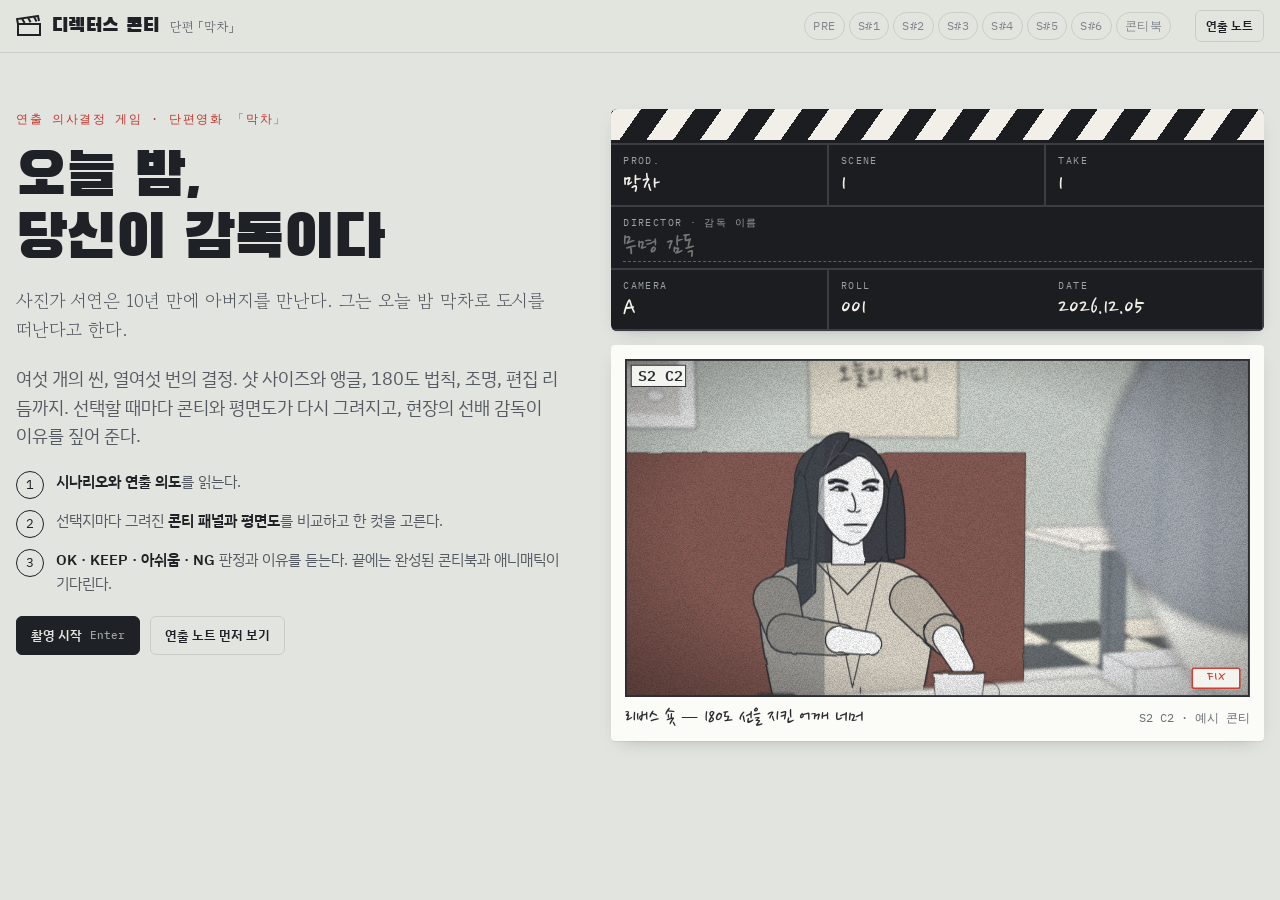
<file: index.html>
<!doctype html>
<html lang="ko">
<head>
<meta charset="utf-8">
<meta name="viewport" content="width=device-width, initial-scale=1, viewport-fit=cover">
<title>디렉터스 콘티</title>
<meta name="claude:viewport-fit-sides" content="cover">
<meta name="description" content="단편영화 「막차」의 감독이 되어 샷 사이즈, 앵글, 180도 법칙, 조명, 편집 리듬을 직접 결정하는 콘티 기반 연출 학습 게임">
<link rel="preconnect" href="https://fonts.googleapis.com">
<link rel="preconnect" href="https://fonts.gstatic.com" crossorigin>
<link rel="stylesheet" href="https://fonts.googleapis.com/css2?family=Black+Han+Sans&family=Gowun+Batang:wght@400;700&family=IBM+Plex+Mono:wght@400;500;600&family=IBM+Plex+Sans+KR:wght@400;500;600;700&family=Nanum+Pen+Script&display=swap">
<link rel="stylesheet" href="css/style.css">
</head>
<body>
<header class="topbar">
  <div class="wrap">
    <button class="brand" id="brand" aria-label="타이틀로">
      <svg viewBox="0 0 26 22" aria-hidden="true"><path d="M2 9h22v11H2z" fill="none" stroke="currentColor" stroke-width="2"/><path d="M2 9 1 4l21-3 1 5" fill="none" stroke="currentColor" stroke-width="2"/><path d="M6 3.4 8.6 8M12 2.6l2.6 4.6M18 1.8l2.6 4.6" stroke="currentColor" stroke-width="2"/></svg>
      <span class="brand-name">디렉터스 콘티</span>
      <span class="brand-film">단편 「막차」</span>
    </button>
    <nav class="progress" id="progress" aria-label="진행"></nav>
    <div class="top-actions">
      <span class="score" id="score" aria-live="polite"></span>
      <button class="btn small ghost" id="btn-notes">연출 노트</button>
    </div>
  </div>
</header>

<main id="view"></main>

<section class="strip" id="strip" aria-label="찍은 컷" hidden>
  <div class="wrap">
    <div class="strip-head"><span class="label">필름 스트립 — 지금까지 찍은 컷</span><span class="label" id="strip-count"></span></div>
    <div class="strip-list" id="strip-list"></div>
  </div>
</section>

<div class="overlay" id="slate" hidden></div>

<div class="drawer" id="notes" hidden>
  <div class="drawer-panel" role="dialog" aria-modal="true" aria-labelledby="notes-title">
    <div class="drawer-head"><h2 id="notes-title">연출 노트</h2><button class="btn small" data-act="notes-close">닫기 <span class="kbd">Esc</span></button></div>
    <div id="notes-body"></div>
  </div>
</div>

<div class="player" id="player" role="dialog" aria-modal="true" aria-label="애니매틱" hidden></div>

<script src="js/engine.js"></script>
<script src="js/art.js"></script>
<script src="js/render.js"></script>
<script src="js/sets.js"></script>
<script src="js/story.js"></script>
<script src="js/game.js"></script>
</body>
</html>
</file>
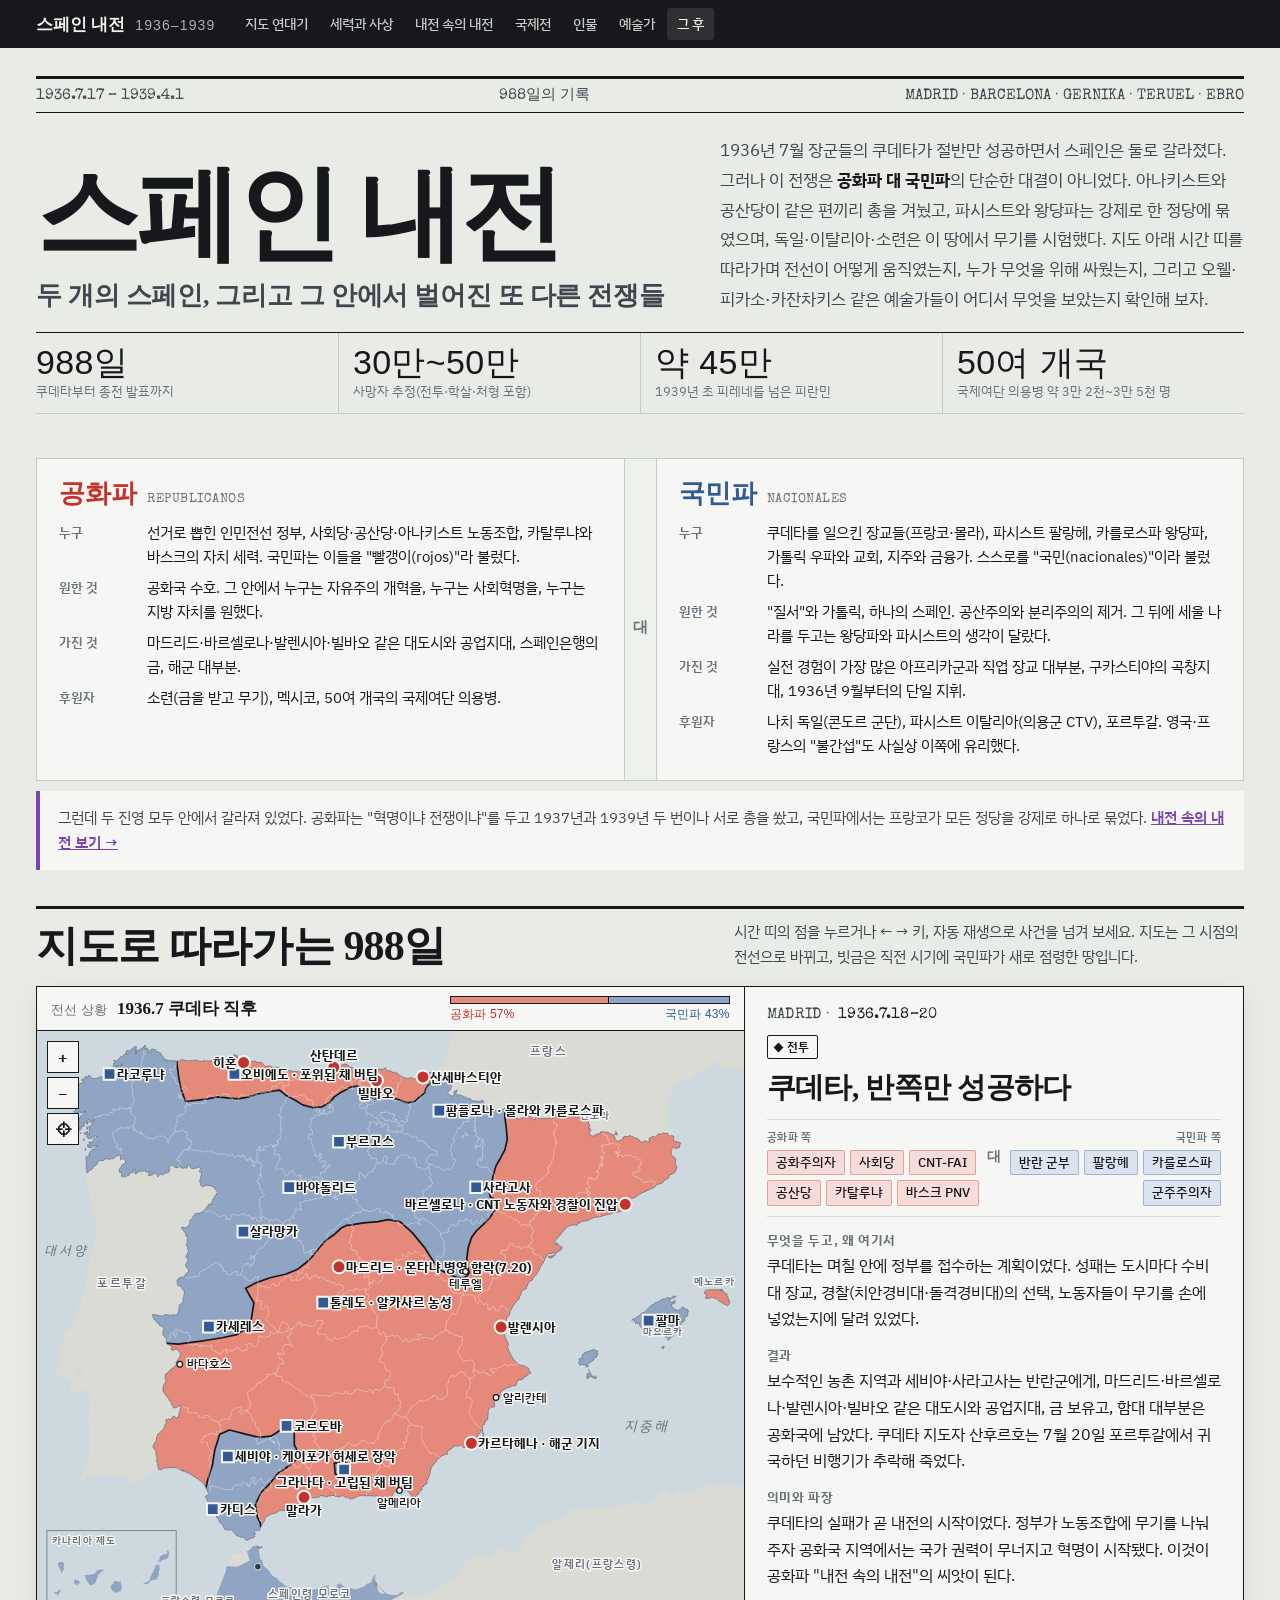
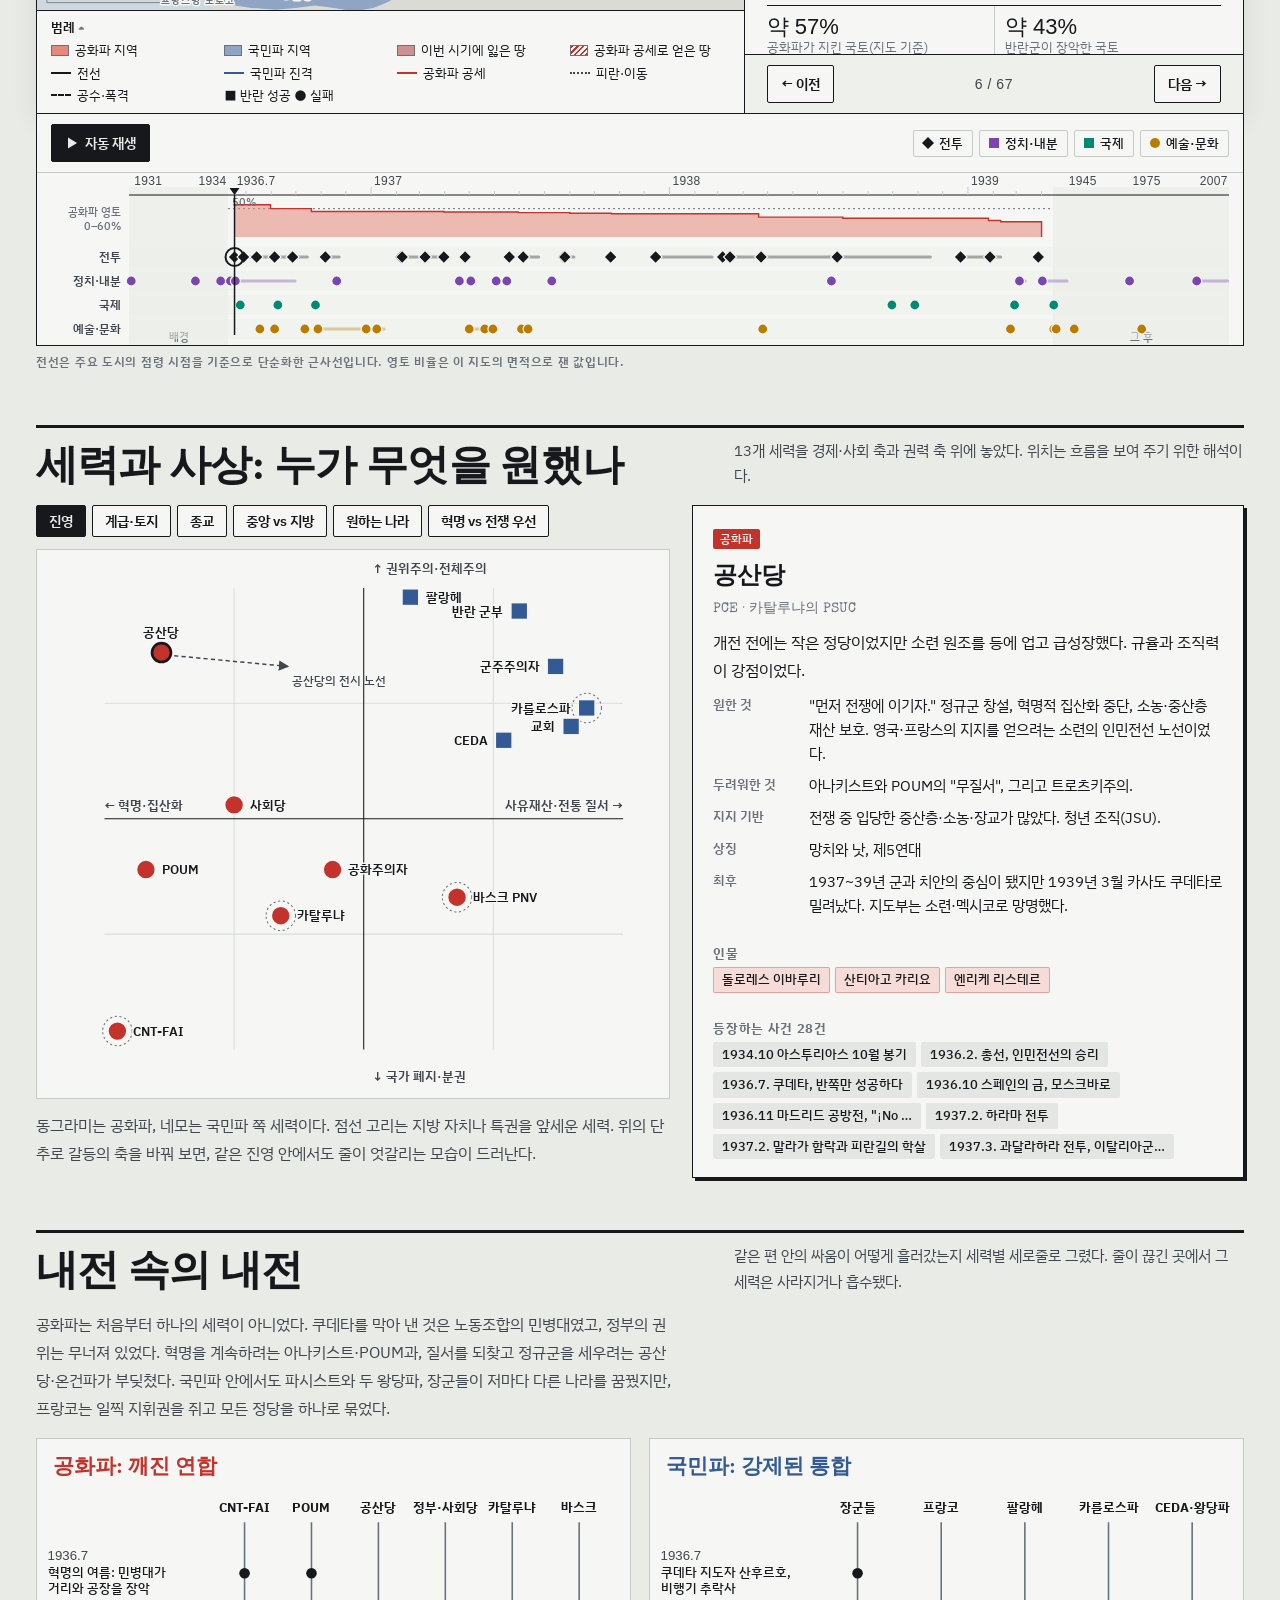
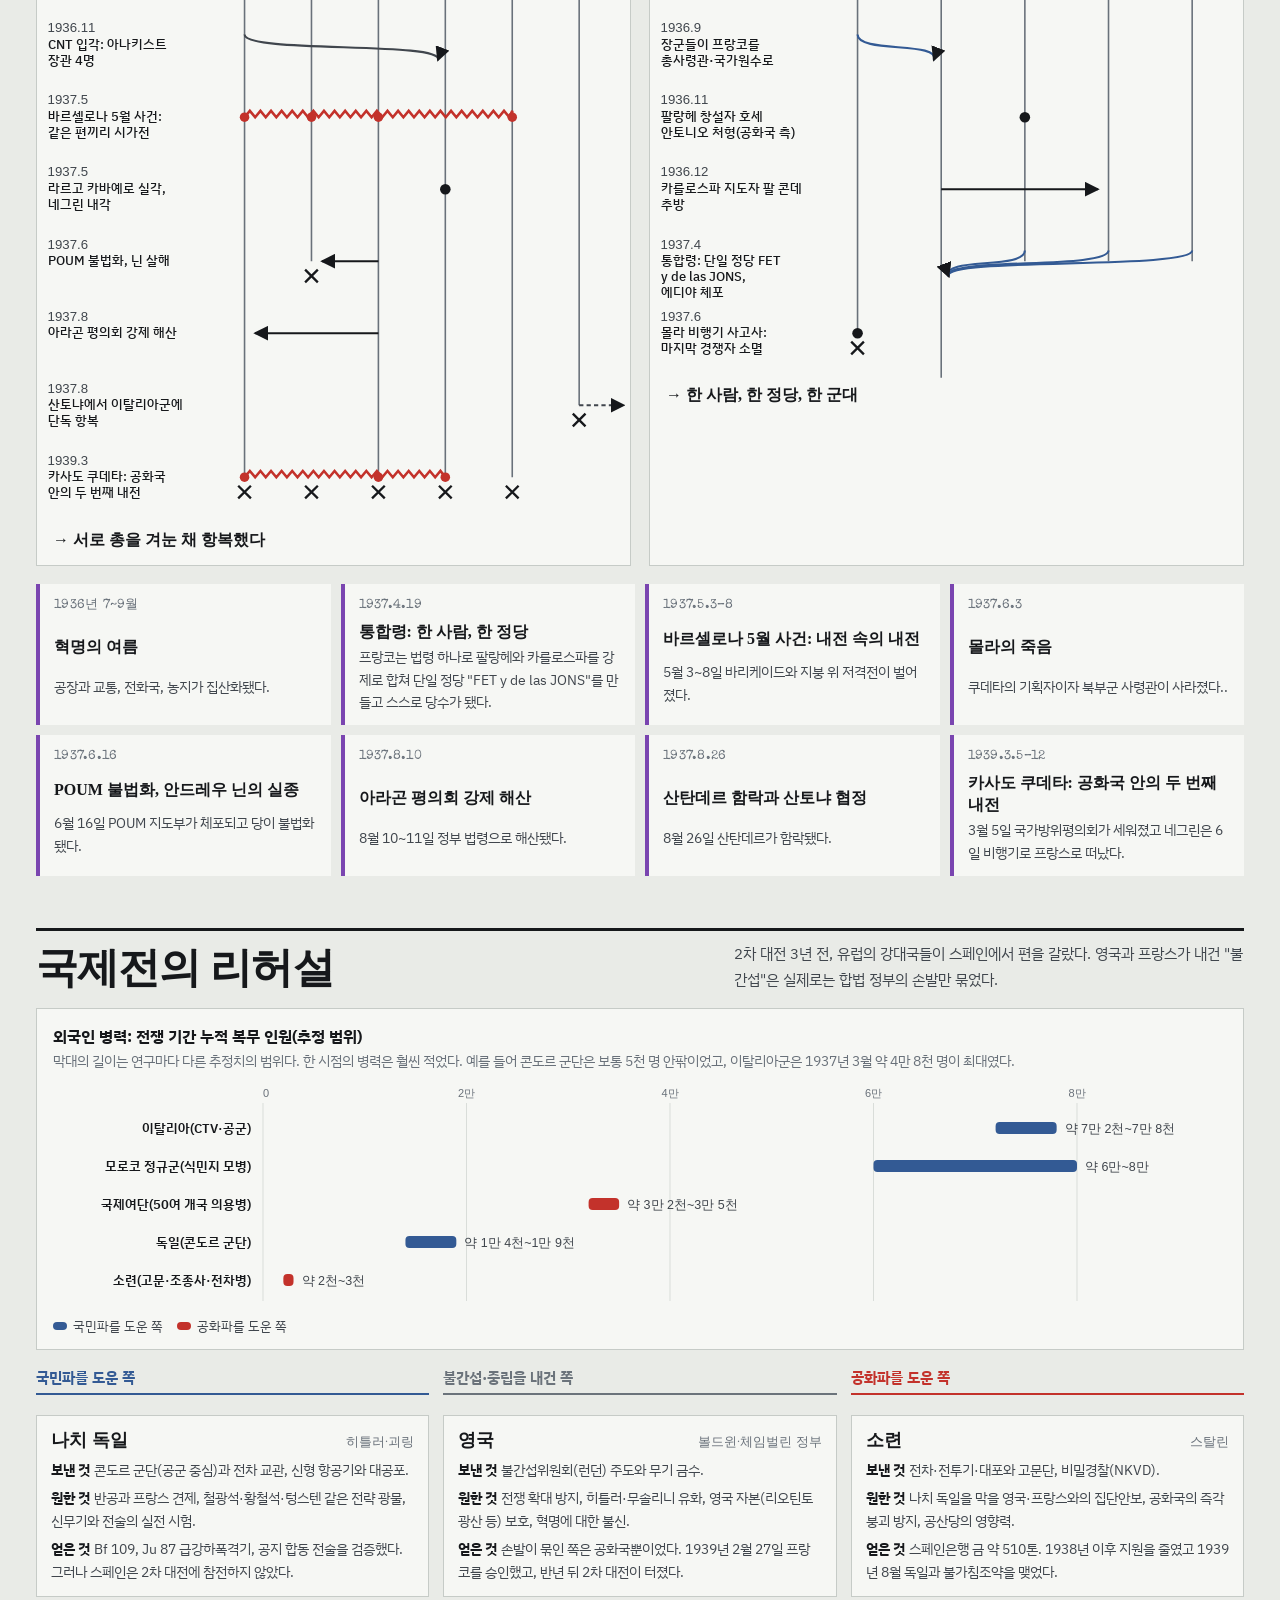
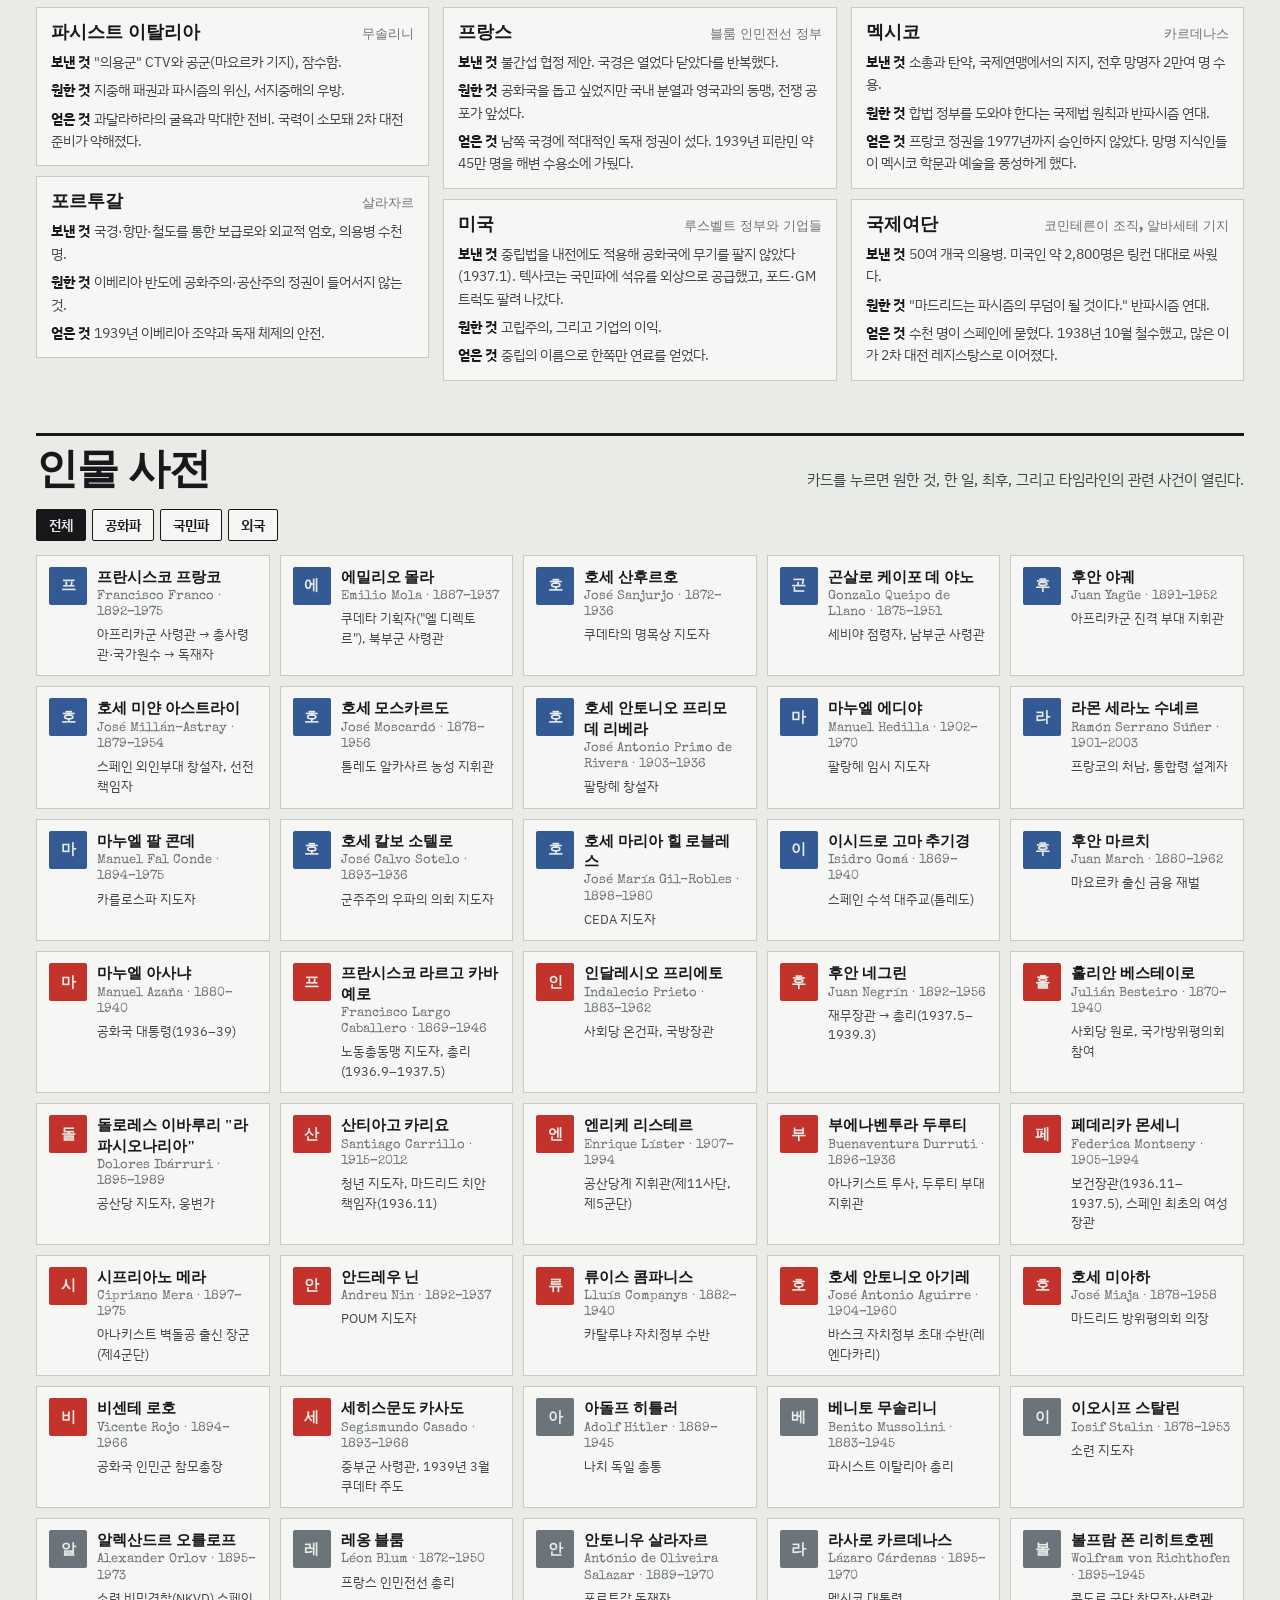
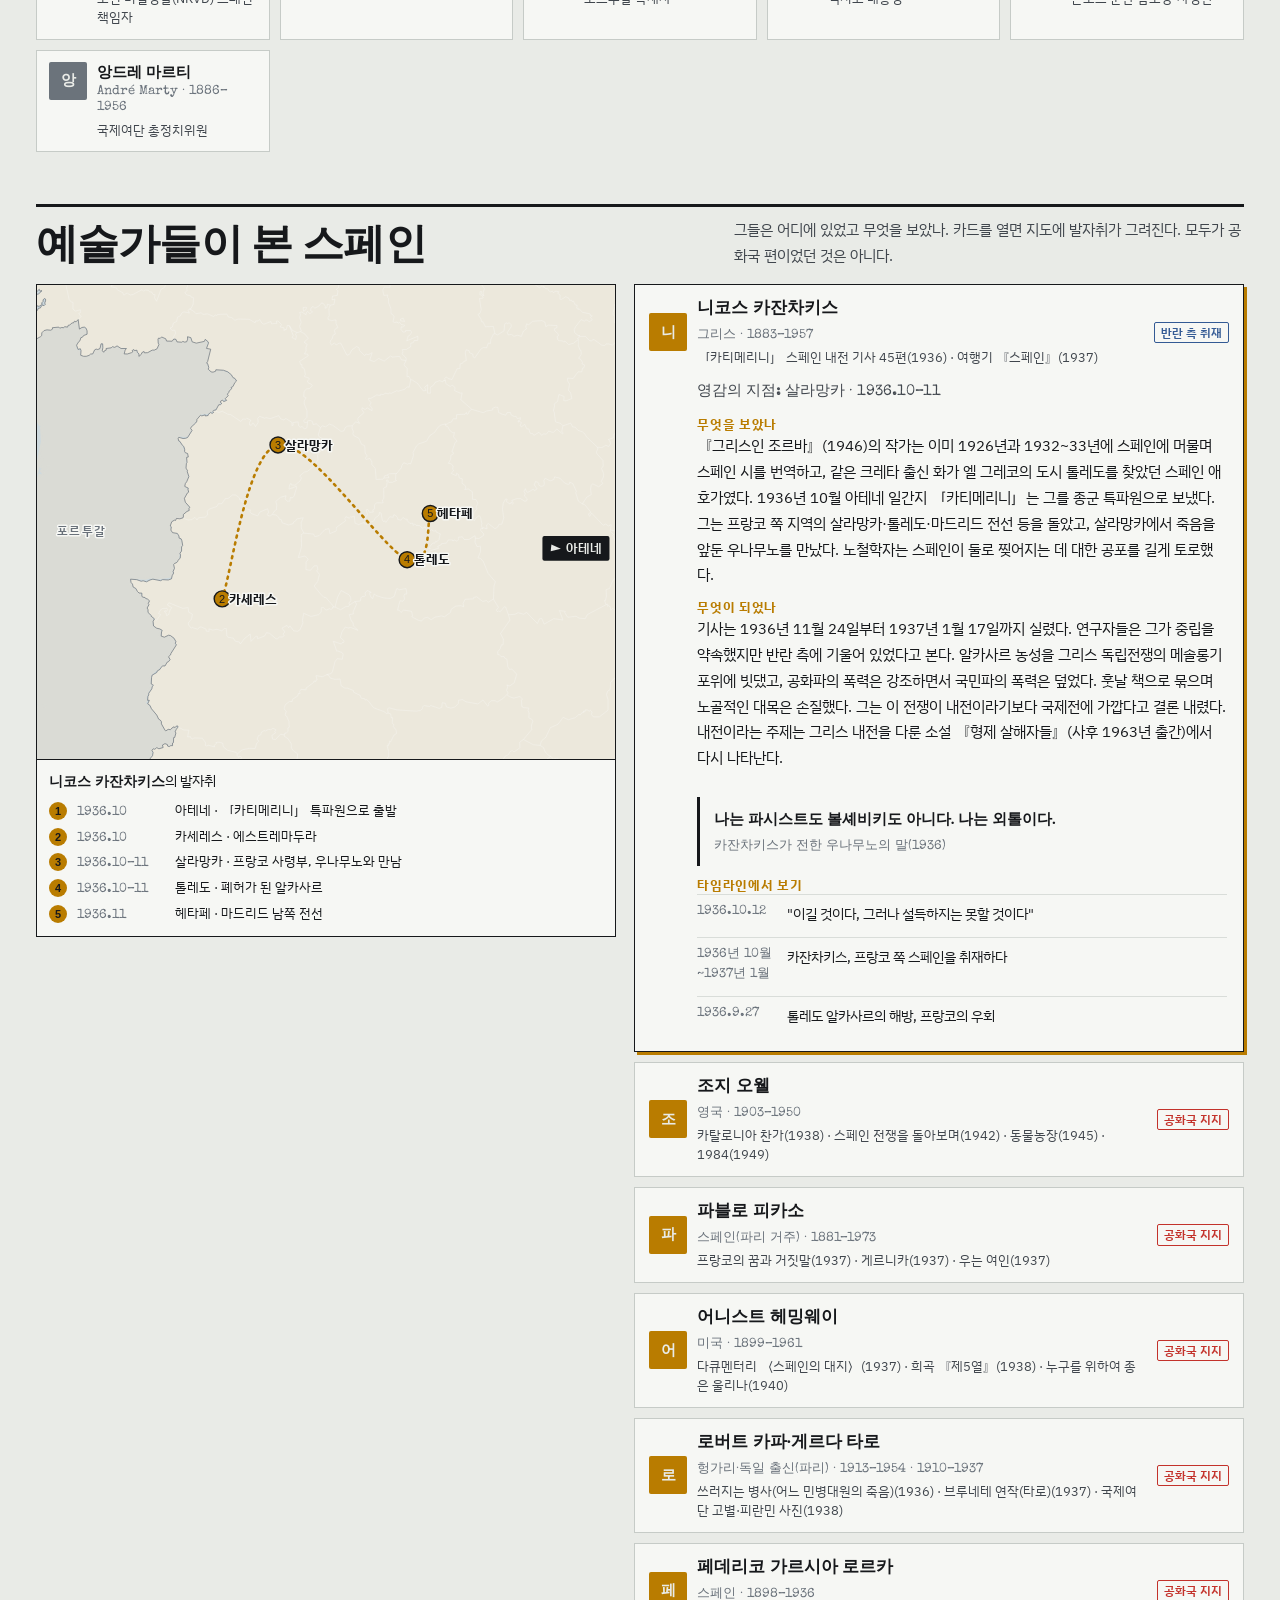
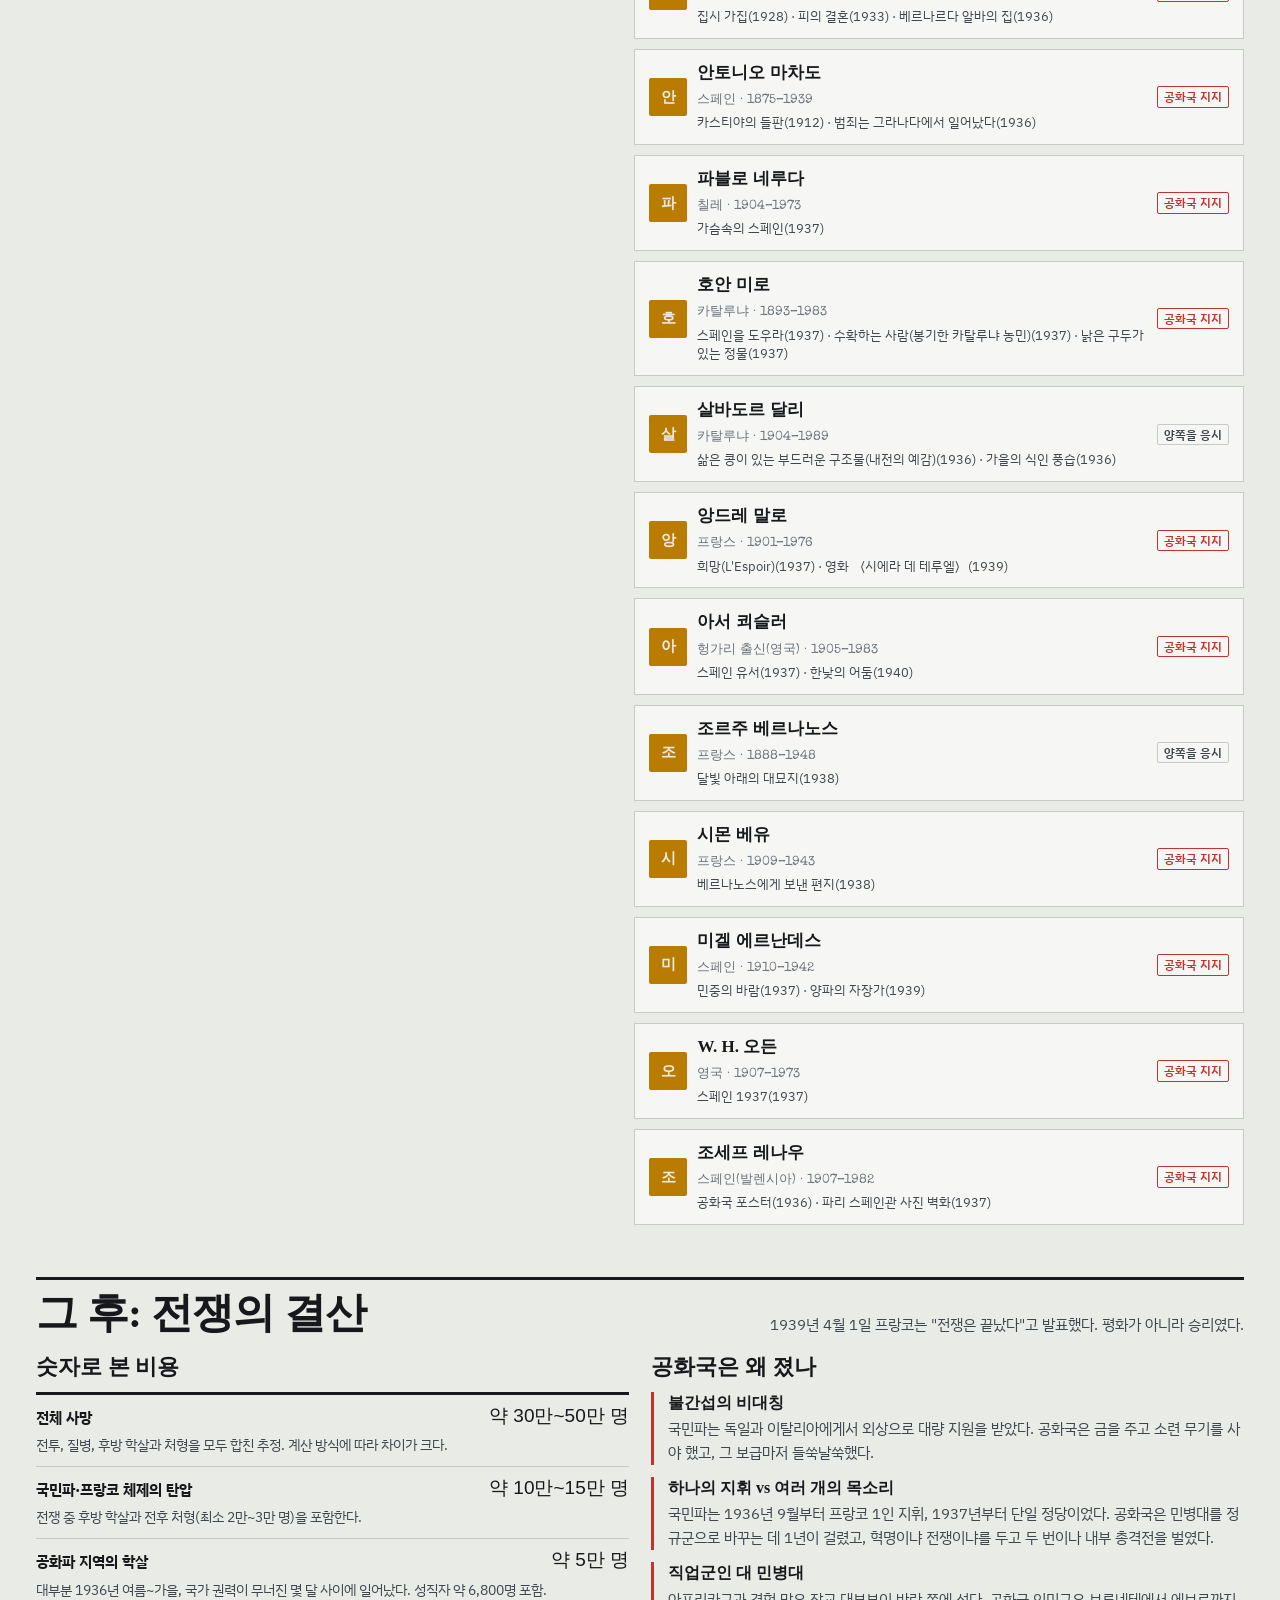
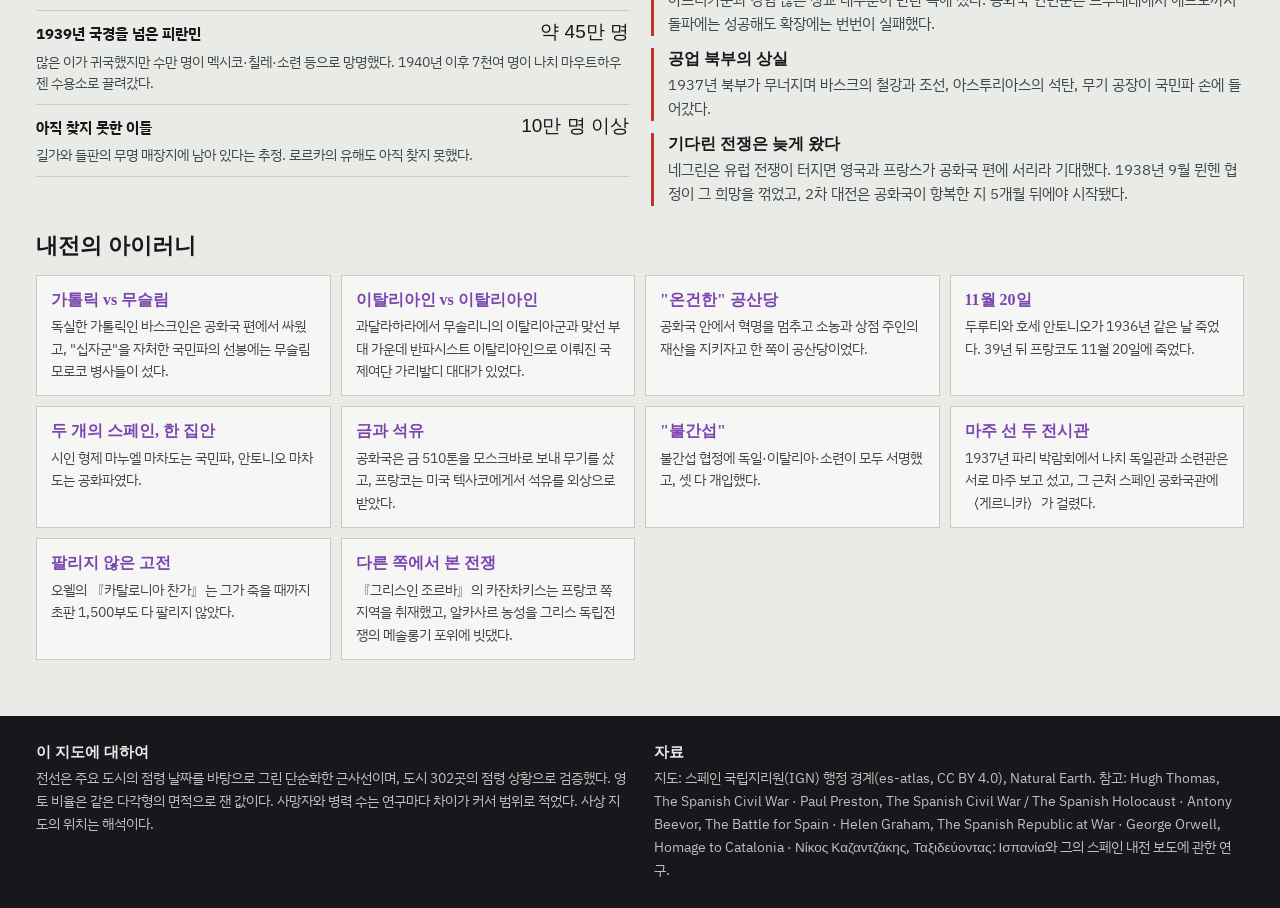
<file: spanish-civil-war/index.html>
<!doctype html>
<html lang="ko">
<head>
<meta charset="utf-8">
<meta name="viewport" content="width=device-width, initial-scale=1, viewport-fit=cover">
<title>스페인 내전 연대기</title>
<meta name="claude:viewport-fit-sides" content="cover">
<meta name="description" content="전선이 움직이는 지도와 시간 띠로 따라가는 스페인 내전 1936–1939. 세력과 사상, 내전 속의 내전, 국제 개입, 인물, 그리고 오웰·피카소·카잔차키스 같은 예술가들이 영감을 받은 자리까지.">
<link rel="preconnect" href="https://fonts.googleapis.com">
<link rel="preconnect" href="https://fonts.gstatic.com" crossorigin>
<link rel="stylesheet" href="https://fonts.googleapis.com/css2?family=IBM+Plex+Sans+KR:wght@400;500;600;700&family=Noto+Serif+KR:wght@700;800;900&family=Oswald:wght@500&family=Special+Elite&display=swap">
<link rel="stylesheet" href="css/style.css">
</head>
<body>
<header class="masthead">
  <div class="wrap">
    <a class="brand" href="#top"><b>스페인 내전</b><span>1936–1939</span></a>
    <nav class="nav" aria-label="섹션">
      <a href="#atlas">지도 연대기</a><a href="#ideas">세력과 사상</a><a href="#within">내전 속의 내전</a><a href="#world">국제전</a><a href="#people">인물</a><a href="#artists">예술가</a><a href="#after">그 후</a>
    </nav>
  </div>
</header>

<main id="top">
  <section class="front-page wrap" aria-labelledby="page-title">
    <div class="issue-line"><span>1936.7.17 – 1939.4.1</span><span>988일의 기록</span><span>MADRID · BARCELONA · GERNIKA · TERUEL · EBRO</span></div>
    <div class="headline">
      <h1 id="page-title">스페인 내전<small>두 개의 스페인, 그리고 그 안에서 벌어진 또 다른 전쟁들</small></h1>
      <p class="lede">1936년 7월 장군들의 쿠데타가 절반만 성공하면서 스페인은 둘로 갈라졌다. 그러나 이 전쟁은 <strong>공화파 대 국민파</strong>의 단순한 대결이 아니었다. 아나키스트와 공산당이 같은 편끼리 총을 겨눴고, 파시스트와 왕당파는 강제로 한 정당에 묶였으며, 독일·이탈리아·소련은 이 땅에서 무기를 시험했다. 지도 아래 시간 띠를 따라가며 전선이 어떻게 움직였는지, 누가 무엇을 위해 싸웠는지, 그리고 오웰·피카소·카잔차키스 같은 예술가들이 어디서 무엇을 보았는지 확인해 보자.</p>
    </div>
    <div class="facts">
      <div class="fact"><b>988일</b><span>쿠데타부터 종전 발표까지</span></div>
      <div class="fact"><b>30만~50만</b><span>사망자 추정(전투·학살·처형 포함)</span></div>
      <div class="fact"><b>약 45만</b><span>1939년 초 피레네를 넘은 피란민</span></div>
      <div class="fact"><b>50여 개국</b><span>국제여단 의용병 약 3만 2천~3만 5천 명</span></div>
    </div>
  </section>

  <section class="sides wrap" aria-labelledby="sides-title">
    <h2 id="sides-title" class="visually-hidden">두 진영 한눈에 보기</h2>
    <div class="sides-grid">
      <div class="side rep">
        <h2>공화파 <em>REPUBLICANOS</em></h2>
        <dl>
          <dt>누구</dt><dd>선거로 뽑힌 인민전선 정부, 사회당·공산당·아나키스트 노동조합, 카탈루냐와 바스크의 자치 세력. 국민파는 이들을 "빨갱이(rojos)"라 불렀다.</dd>
          <dt>원한 것</dt><dd>공화국 수호. 그 안에서 누구는 자유주의 개혁을, 누구는 사회혁명을, 누구는 지방 자치를 원했다.</dd>
          <dt>가진 것</dt><dd>마드리드·바르셀로나·발렌시아·빌바오 같은 대도시와 공업지대, 스페인은행의 금, 해군 대부분.</dd>
          <dt>후원자</dt><dd>소련(금을 받고 무기), 멕시코, 50여 개국의 국제여단 의용병.</dd>
        </dl>
      </div>
      <div class="side-vs" aria-hidden="true"><span>대</span></div>
      <div class="side nat">
        <h2>국민파 <em>NACIONALES</em></h2>
        <dl>
          <dt>누구</dt><dd>쿠데타를 일으킨 장교들(프랑코·몰라), 파시스트 팔랑헤, 카를로스파 왕당파, 가톨릭 우파와 교회, 지주와 금융가. 스스로를 "국민(nacionales)"이라 불렀다.</dd>
          <dt>원한 것</dt><dd>"질서"와 가톨릭, 하나의 스페인. 공산주의와 분리주의의 제거. 그 뒤에 세울 나라를 두고는 왕당파와 파시스트의 생각이 달랐다.</dd>
          <dt>가진 것</dt><dd>실전 경험이 가장 많은 아프리카군과 직업 장교 대부분, 구카스티야의 곡창지대, 1936년 9월부터의 단일 지휘.</dd>
          <dt>후원자</dt><dd>나치 독일(콘도르 군단), 파시스트 이탈리아(의용군 CTV), 포르투갈. 영국·프랑스의 "불간섭"도 사실상 이쪽에 유리했다.</dd>
        </dl>
      </div>
    </div>
    <p class="within-teaser">그런데 두 진영 모두 안에서 갈라져 있었다. 공화파는 "혁명이냐 전쟁이냐"를 두고 1937년과 1939년 두 번이나 서로 총을 쐈고, 국민파에서는 프랑코가 모든 정당을 강제로 하나로 묶었다. <a href="#within">내전 속의 내전 보기 →</a></p>
  </section>

  <section class="atlas wrap" id="atlas" aria-labelledby="atlas-title">
    <div class="section-head">
      <h2 id="atlas-title">지도로 따라가는 988일</h2>
      <p>시간 띠의 점을 누르거나 ← → 키, 자동 재생으로 사건을 넘겨 보세요. 지도는 그 시점의 전선으로 바뀌고, 빗금은 직전 시기에 국민파가 새로 점령한 땅입니다.</p>
    </div>
    <div class="atlas-grid">
      <figure class="map-wrap">
        <div class="map-stamp" aria-live="polite">
          <div class="stamp-text"><span class="stamp-label" id="stamp-label">전선 상황</span><span class="stamp-phase" id="stamp-phase"></span></div>
          <div class="gauge" id="gauge"><div class="gauge-bar"><i id="gauge-rep"></i></div><div class="gauge-nums"><span class="r" id="gauge-r"></span><span class="n" id="gauge-n"></span></div></div>
        </div>
        <div class="map-frame">
          <svg id="map" role="img" aria-label="선택한 사건 시점의 스페인 전선 지도. 공화파 지역은 빨강, 국민파 지역은 남색."></svg>
          <div class="map-zoom">
            <button id="zoom-in" aria-label="확대" title="확대">+</button>
            <button id="zoom-out" aria-label="축소" title="축소">−</button>
            <button id="zoom-reset" aria-label="사건 위치로 돌아가기" title="사건 위치로 돌아가기">⌖</button>
          </div>
          <div class="map-tip" hidden></div>
        </div>
        <details class="map-legend" open>
          <summary>범례</summary>
          <div class="legend-items">
            <span><i class="sw rep"></i>공화파 지역</span><span><i class="sw nat"></i>국민파 지역</span>
            <span><i class="sw lost"></i>이번 시기에 잃은 땅</span><span><i class="sw gain"></i>공화파 공세로 얻은 땅</span>
            <span><i class="ln front"></i>전선</span><span><i class="ln"></i>국민파 진격</span>
            <span><i class="ln rep"></i>공화파 공세</span><span><i class="ln flow"></i>피란·이동</span>
            <span><i class="ln air"></i>공수·폭격</span><span>■ 반란 성공 ● 실패</span>
          </div>
        </details>
      </figure>
      <article class="dispatch" aria-labelledby="ev-title">
        <div class="dispatch-scroll"><div id="dispatch-body" aria-live="polite"></div></div>
        <nav class="ev-nav" aria-label="사건 이동">
          <button class="btn" id="ev-prev">← 이전</button>
          <span class="count" id="ev-count"></span>
          <button class="btn" id="ev-next">다음 →</button>
        </nav>
      </article>
    </div>
    <div class="scrub">
      <div class="scrub-bar">
        <div class="scrub-btns"><button class="btn primary" id="ev-play" aria-pressed="false"><svg viewBox="0 0 14 14" aria-hidden="true"><path d="M3 1.5v11l9-5.5z" fill="currentColor"/></svg>자동 재생</button></div>
        <fieldset class="lane-filter" id="lane-filter">
          <legend class="visually-hidden">보여 줄 사건 갈래</legend>
          <label class="war"><input type="checkbox" id="lane-war" value="war" checked><i></i>전투</label>
          <label class="pol"><input type="checkbox" id="lane-pol" value="pol" checked><i></i>정치·내분</label>
          <label class="intl"><input type="checkbox" id="lane-intl" value="intl" checked><i></i>국제</label>
          <label class="art"><input type="checkbox" id="lane-art" value="art" checked><i></i>예술·문화</label>
        </fieldset>
      </div>
      <div class="scrub-track" id="scrub-track"></div>
    </div>
    <p class="label" style="margin-top:8px">전선은 주요 도시의 점령 시점을 기준으로 단순화한 근사선입니다. 영토 비율은 이 지도의 면적으로 잰 값입니다.</p>
  </section>

  <section class="section wrap" id="ideas" aria-labelledby="ideas-title">
    <div class="section-head">
      <h2 id="ideas-title">세력과 사상: 누가 무엇을 원했나</h2>
      <p>13개 세력을 경제·사회 축과 권력 축 위에 놓았다. 위치는 흐름을 보여 주기 위한 해석이다.</p>
    </div>
    <div class="ideas-grid">
      <div>
        <div class="cleave-bar" id="cleave-bar" role="group" aria-label="갈등의 축 고르기"></div>
        <figure class="compass-box" style="margin:0">
          <div id="compass"></div>
          <figcaption id="compass-cap" class="visually-hidden">스페인 내전 세력의 사상 지도. 왼쪽은 혁명과 집산화, 오른쪽은 사유재산과 전통 질서, 위는 권위주의, 아래는 국가 폐지와 분권.</figcaption>
        </figure>
        <div class="cleave-note" id="cleave-note"></div>
      </div>
      <aside class="faction-card" id="faction-card" aria-live="polite"></aside>
    </div>
  </section>

  <section class="section wrap" id="within" aria-labelledby="within-title">
    <div class="section-head">
      <h2 id="within-title">내전 속의 내전</h2>
      <p>같은 편 안의 싸움이 어떻게 흘러갔는지 세력별 세로줄로 그렸다. 줄이 끊긴 곳에서 그 세력은 사라지거나 흡수됐다.</p>
    </div>
    <p class="prose">공화파는 처음부터 하나의 세력이 아니었다. 쿠데타를 막아 낸 것은 노동조합의 민병대였고, 정부의 권위는 무너져 있었다. 혁명을 계속하려는 아나키스트·POUM과, 질서를 되찾고 정규군을 세우려는 공산당·온건파가 부딪쳤다. 국민파 안에서도 파시스트와 두 왕당파, 장군들이 저마다 다른 나라를 꿈꿨지만, 프랑코는 일찍 지휘권을 쥐고 모든 정당을 하나로 묶었다.</p>
    <div class="within-grid" style="margin-top:16px">
      <figure class="seq rep" style="margin:0">
        <h3 class="rep">공화파: 깨진 연합</h3>
        <div class="seq-scroll" id="seq-rep"></div>
        <figcaption class="seq-end" id="seq-end-rep"></figcaption>
      </figure>
      <figure class="seq nat" style="margin:0">
        <h3 class="nat">국민파: 강제된 통합</h3>
        <div class="seq-scroll" id="seq-nat"></div>
        <figcaption class="seq-end" id="seq-end-nat"></figcaption>
      </figure>
    </div>
    <div class="within-list" id="within-list"></div>
  </section>

  <section class="section wrap" id="world" aria-labelledby="world-title">
    <div class="section-head">
      <h2 id="world-title">국제전의 리허설</h2>
      <p>2차 대전 3년 전, 유럽의 강대국들이 스페인에서 편을 갈랐다. 영국과 프랑스가 내건 "불간섭"은 실제로는 합법 정부의 손발만 묶었다.</p>
    </div>
    <figure class="chart-box" style="margin:0 0 18px">
      <h3>외국인 병력: 전쟁 기간 누적 복무 인원(추정 범위)</h3>
      <p class="sub">막대의 길이는 연구마다 다른 추정치의 범위다. 한 시점의 병력은 훨씬 적었다. 예를 들어 콘도르 군단은 보통 5천 명 안팎이었고, 이탈리아군은 1937년 3월 약 4만 8천 명이 최대였다.</p>
      <div id="troops"></div>
      <div class="chart-legend"><span><i style="background:var(--nat)"></i>국민파를 도운 쪽</span><span><i style="background:var(--rep)"></i>공화파를 도운 쪽</span></div>
    </figure>
    <div class="world-grid">
      <div class="world-col nat" id="world-nat"><h3>국민파를 도운 쪽</h3></div>
      <div class="world-col mid" id="world-mid"><h3>불간섭·중립을 내건 쪽</h3></div>
      <div class="world-col rep" id="world-rep"><h3>공화파를 도운 쪽</h3></div>
    </div>
  </section>

  <section class="section wrap" id="people" aria-labelledby="people-title">
    <div class="section-head">
      <h2 id="people-title">인물 사전</h2>
      <p>카드를 누르면 원한 것, 한 일, 최후, 그리고 타임라인의 관련 사건이 열린다.</p>
    </div>
    <div class="filter-bar" id="people-filter" role="group" aria-label="진영으로 거르기">
      <button class="seg" data-side="all" aria-pressed="true">전체</button>
      <button class="seg" data-side="rep" aria-pressed="false">공화파</button>
      <button class="seg" data-side="nat" aria-pressed="false">국민파</button>
      <button class="seg" data-side="intl" aria-pressed="false">외국</button>
    </div>
    <div class="people-grid" id="people-grid"></div>
  </section>

  <section class="section wrap" id="artists" aria-labelledby="artists-title">
    <div class="section-head">
      <h2 id="artists-title">예술가들이 본 스페인</h2>
      <p>그들은 어디에 있었고 무엇을 보았나. 카드를 열면 지도에 발자취가 그려진다. 모두가 공화국 편이었던 것은 아니다.</p>
    </div>
    <div class="artists-grid">
      <figure class="artist-map" style="margin:0">
        <svg id="artist-svg" role="img" aria-label="선택한 예술가의 스페인 내 발자취"></svg>
        <div class="map-tip" hidden></div>
        <figcaption id="artist-cap"></figcaption>
      </figure>
      <div class="artist-list" id="artist-list"></div>
    </div>
  </section>

  <section class="section wrap" id="after" aria-labelledby="after-title">
    <div class="section-head">
      <h2 id="after-title">그 후: 전쟁의 결산</h2>
      <p>1939년 4월 1일 프랑코는 "전쟁은 끝났다"고 발표했다. 평화가 아니라 승리였다.</p>
    </div>
    <div class="after-grid">
      <div><h3 class="sub-h" style="margin-top:0">숫자로 본 비용</h3><div class="ledger" id="ledger"></div></div>
      <div><h3 class="sub-h" style="margin-top:0">공화국은 왜 졌나</h3><ul class="why-list" id="why-list"></ul></div>
    </div>
    <h3 class="sub-h">내전의 아이러니</h3>
    <div class="irony-grid" id="irony-grid"></div>
  </section>
</main>

<footer class="colophon">
  <div class="wrap">
    <div>
      <h3>이 지도에 대하여</h3>
      <p>전선은 주요 도시의 점령 날짜를 바탕으로 그린 단순화한 근사선이며, 도시 302곳의 점령 상황으로 검증했다. 영토 비율은 같은 다각형의 면적으로 잰 값이다. 사망자와 병력 수는 연구마다 차이가 커서 범위로 적었다. 사상 지도의 위치는 해석이다.</p>
    </div>
    <div>
      <h3>자료</h3>
      <p>지도: 스페인 국립지리원(IGN) 행정 경계(es-atlas, CC BY 4.0), Natural Earth. 참고: Hugh Thomas, The Spanish Civil War · Paul Preston, The Spanish Civil War / The Spanish Holocaust · Antony Beevor, The Battle for Spain · Helen Graham, The Spanish Republic at War · George Orwell, Homage to Catalonia · Νίκος Καζαντζάκης, Ταξιδεύοντας: Ισπανία와 그의 스페인 내전 보도에 관한 연구.</p>
    </div>
  </div>
</footer>

<div class="drawer" id="drawer" hidden><div class="drawer-panel" id="drawer-panel" role="dialog" aria-modal="true" aria-labelledby="drawer-title"></div></div>

<script src="js/geo.js"></script>
<script src="js/places.js"></script>
<script src="js/fronts.js"></script>
<script src="js/data.js"></script>
<script src="js/events.js"></script>
<script src="js/map.js"></script>
<script src="js/app.js"></script>
</body>
</html>
</file>
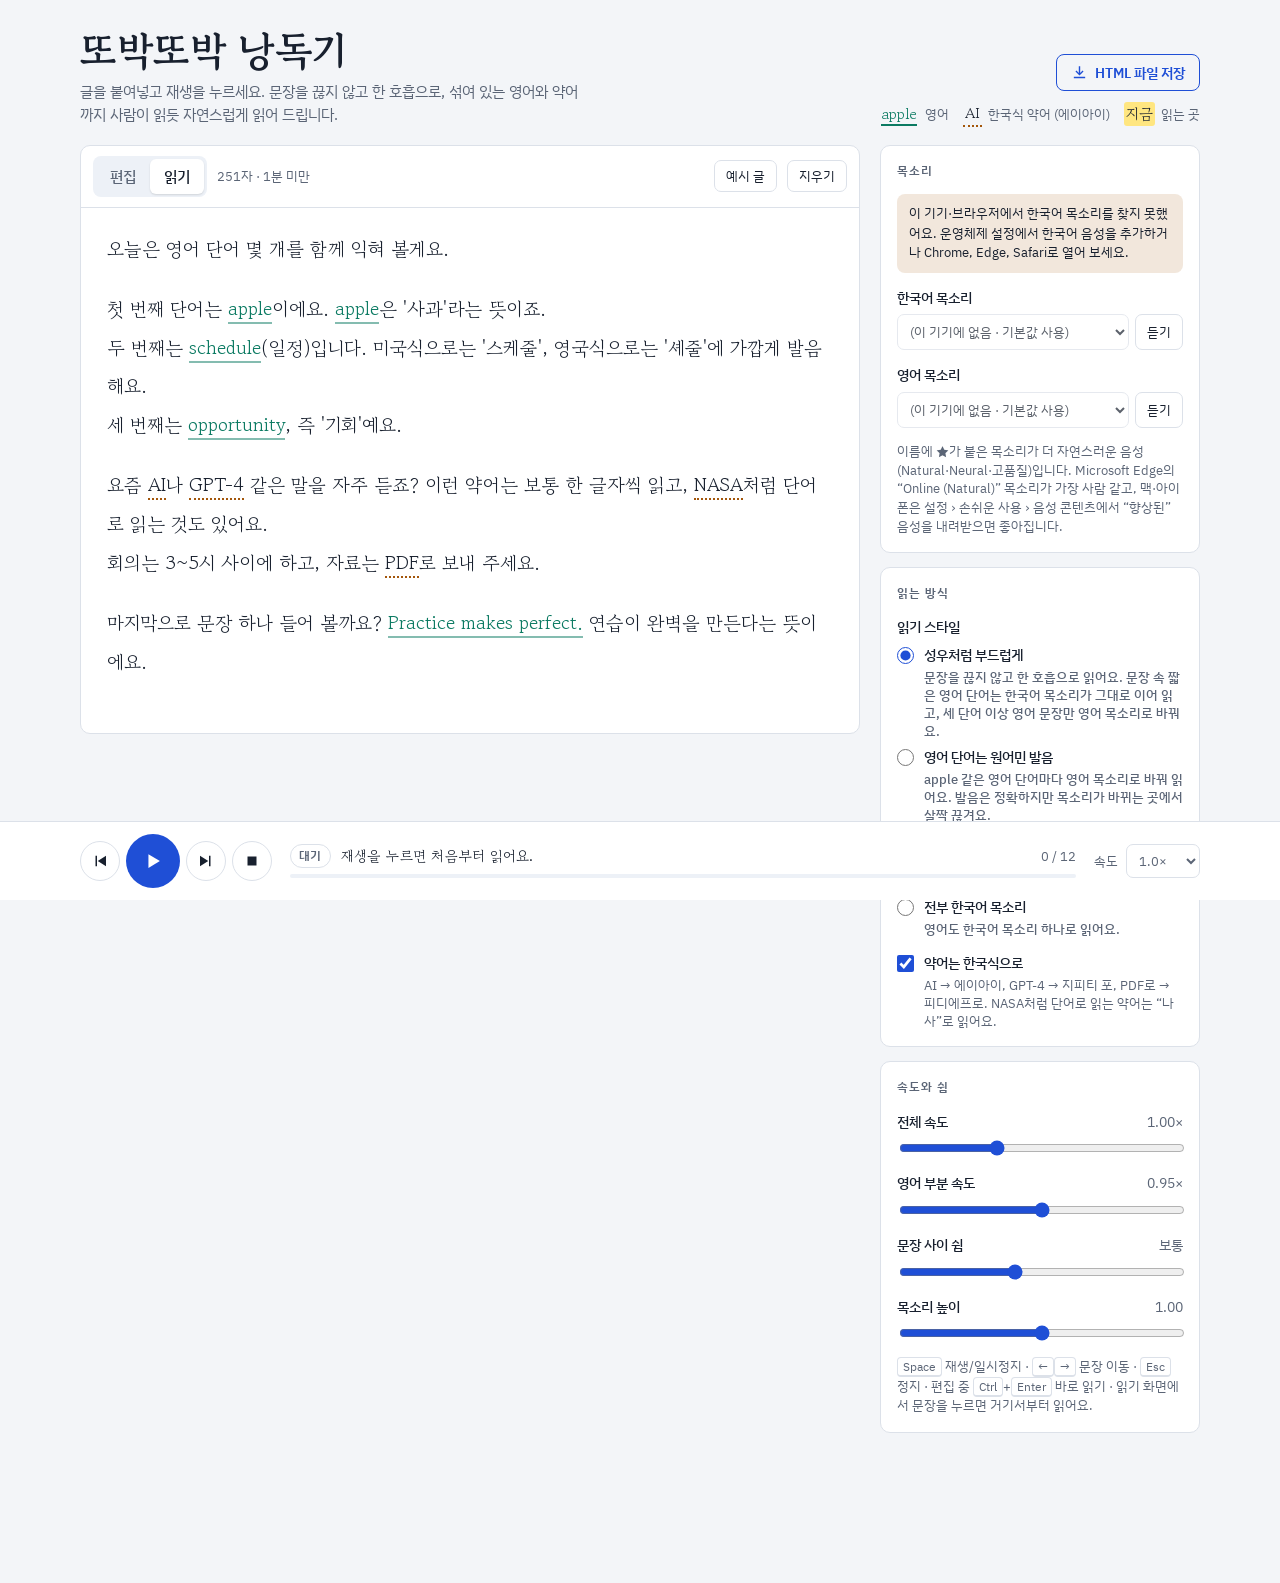
<file: tts-reader/index.html>
<!doctype html>
<html lang="ko">
<head>
<meta charset="utf-8">
<meta name="viewport" content="width=device-width, initial-scale=1, viewport-fit=cover">
<title>또박또박 낭독기</title>
<meta name="claude:viewport-fit-sides" content="cover">
<link rel="preconnect" href="https://fonts.googleapis.com">
<link rel="preconnect" href="https://fonts.gstatic.com" crossorigin>
<link rel="stylesheet" href="https://fonts.googleapis.com/css2?family=Gowun+Batang:wght@400;700&family=IBM+Plex+Sans+KR:wght@400;500;600&display=swap">
<style>
/* Layout: 원고 한 장(편집/읽기) + 옆 설정 패널, 화면 아래 고정 재생 바 */
:root {
  --paper: #F3F5F8;
  --sheet: #FFFFFF;
  --ink: #18202E;
  --muted: #5B6576;
  --line: #DCE1E9;
  --soft: #EDF1F7;
  --accent: #1F4FD6;
  --accent-ink: #FFFFFF;
  --en: #0B7A62;
  --abbr: #A3560B;
  --hl: #FFE680;
  --hl-ink: #18202E;
  --font-read: "Gowun Batang", "Noto Serif KR", "AppleMyungjo", "Batang", serif;
  --font-ui: "IBM Plex Sans KR", "Apple SD Gothic Neo", "Malgun Gothic", system-ui, sans-serif;
  --radius: 10px;
}
@media (prefers-color-scheme: dark) {
  :root:not([data-theme="light"]) {
    --paper: #0F131A; --sheet: #171C25; --ink: #E6EAF1; --muted: #98A2B3; --line: #2A3241;
    --soft: #1F2632; --accent: #8EA9FF; --accent-ink: #0F131A; --en: #5ED1B3; --abbr: #F0B062;
    --hl: #6B5A12; --hl-ink: #FFF5CC; color-scheme: dark;
  }
}
:root[data-theme="dark"] {
  --paper: #0F131A; --sheet: #171C25; --ink: #E6EAF1; --muted: #98A2B3; --line: #2A3241;
  --soft: #1F2632; --accent: #8EA9FF; --accent-ink: #0F131A; --en: #5ED1B3; --abbr: #F0B062;
  --hl: #6B5A12; --hl-ink: #FFF5CC; color-scheme: dark;
}

* { box-sizing: border-box; }
[hidden] { display: none !important; }
html { -webkit-text-size-adjust: 100%; }
body {
  margin: 0;
  background: var(--paper);
  color: var(--ink);
  font-family: var(--font-ui);
  font-size: 15px;
  line-height: 1.55;
  padding-left: max(16px, env(safe-area-inset-left, 0px));
  padding-right: max(16px, env(safe-area-inset-right, 0px));
  padding-block: 0 150px;
}
button, select, input, textarea { font: inherit; color: inherit; }
button { cursor: pointer; }
:focus-visible { outline: 2px solid var(--accent); outline-offset: 2px; }

.wrap { max-width: 1120px; margin: 0 auto; }

header.top { display: flex; align-items: flex-end; justify-content: space-between; gap: 12px 24px; flex-wrap: wrap; padding-block: 28px 18px; }
.brand h1 { font-family: var(--font-read); font-weight: 700; font-size: clamp(28px, 4.2vw, 40px); line-height: 1.1; margin: 0; letter-spacing: -0.01em; text-wrap: balance; }
.brand p { margin: 8px 0 0; color: var(--muted); max-width: 56ch; }
.top-side { display: grid; gap: 10px; justify-items: end; }
@media (max-width: 560px) { .top-side { justify-items: start; } }
.save-btn { display: inline-flex; align-items: center; gap: 7px; border: 1px solid var(--accent); color: var(--accent); background: transparent; border-radius: 8px; padding: 7px 14px; font-weight: 600; font-size: 14px; }
.save-btn:hover { background: var(--soft); }
.save-btn svg { width: 17px; height: 17px; fill: currentColor; }
.legend { display: flex; gap: 8px 14px; flex-wrap: wrap; font-size: 13px; color: var(--muted); }
.legend span { display: inline-flex; align-items: center; gap: 6px; }
.legend b { font-weight: 500; font-family: var(--font-read); font-size: 15px; color: var(--ink); padding: 0 2px; }
.legend .k-en { color: var(--en); text-decoration: underline; text-underline-offset: 4px; text-decoration-thickness: 1.5px; }
.legend .k-abbr { border-bottom: 2px dotted var(--abbr); }
.legend .k-now { background: var(--hl); color: var(--hl-ink); border-radius: 3px; }

.layout { display: grid; grid-template-columns: minmax(0, 1fr) 320px; gap: 20px; align-items: start; }
@media (max-width: 880px) { .layout { grid-template-columns: minmax(0, 1fr); } }

.sheet { background: var(--sheet); border: 1px solid var(--line); border-radius: var(--radius); min-width: 0; overflow: hidden; }
.sheet-bar { display: flex; align-items: center; gap: 8px 10px; flex-wrap: wrap; padding: 10px 12px; border-bottom: 1px solid var(--line); }
.tabs { display: inline-flex; background: var(--soft); border-radius: 8px; padding: 3px; }
.tabs button { border: 0; background: transparent; padding: 6px 14px; border-radius: 6px; font-weight: 500; color: var(--muted); }
.tabs button[aria-selected="true"] { background: var(--sheet); color: var(--ink); box-shadow: 0 1px 2px rgba(0,0,0,.12); }
.sheet-bar .spacer { flex: 1; }
.meta { font-size: 13px; color: var(--muted); font-variant-numeric: tabular-nums; }
.ghost { border: 1px solid var(--line); background: transparent; border-radius: 7px; padding: 5px 11px; font-size: 13px; color: var(--ink); }
.ghost:hover { background: var(--soft); }

textarea#src {
  display: block; width: 100%; min-height: 440px; border: 0; resize: vertical;
  padding: 22px 26px; background: transparent; color: var(--ink);
  font-family: var(--font-read); font-size: 18px; line-height: 1.9; outline: none;
}
textarea#src::placeholder { color: var(--muted); }

.reader { padding: 22px 26px 30px; font-family: var(--font-read); font-size: 19px; line-height: 2.05; min-height: 440px; max-height: 68vh; overflow: auto; overflow-wrap: anywhere; }
.reader p { margin: 0 0 1.1em; }
.reader .empty { color: var(--muted); font-family: var(--font-ui); font-size: 15px; }
.sent { cursor: pointer; border-radius: 4px; transition: background-color .15s; }
.sent:hover { background: var(--soft); }
.sent.reading { background: var(--soft); }
.seg.en { color: var(--en); text-decoration: underline; text-decoration-thickness: 1.5px; text-underline-offset: 5px; text-decoration-color: color-mix(in srgb, var(--en) 50%, transparent); }
.seg.abbr { border-bottom: 2px dotted var(--abbr); }
.seg.now { background: var(--hl); color: var(--hl-ink); border-radius: 3px; box-shadow: 0 0 0 2px var(--hl); }

aside.panel { display: grid; gap: 14px; min-width: 0; }
.card { background: var(--sheet); border: 1px solid var(--line); border-radius: var(--radius); padding: 16px; display: grid; gap: 14px; }
.card h2 { margin: 0; font-size: 12px; letter-spacing: .08em; text-transform: uppercase; color: var(--muted); font-weight: 600; }
.field { display: grid; gap: 6px; }
.field label, .field .lab { font-size: 14px; font-weight: 500; display: flex; justify-content: space-between; gap: 8px; }
.field output { font-weight: 400; color: var(--muted); font-variant-numeric: tabular-nums; }
.voice-row { display: flex; gap: 6px; }
.voice-row select { flex: 1; min-width: 0; padding: 7px 8px; border: 1px solid var(--line); border-radius: 7px; background: var(--sheet); font-size: 13px; }
input[type="range"] { width: 100%; accent-color: var(--accent); }
.check, .field .check { display: grid; grid-template-columns: auto 1fr; gap: 2px 10px; align-items: start; cursor: pointer; }
.check input { margin: 3px 0 0; width: 17px; height: 17px; accent-color: var(--accent); }
.check span { font-size: 14px; font-weight: 500; }
.check small { grid-column: 2; color: var(--muted); font-size: 12.5px; line-height: 1.45; }
.tip { font-size: 12.5px; color: var(--muted); line-height: 1.5; margin: 0; }
.warn { font-size: 13px; line-height: 1.5; margin: 0; padding: 10px 12px; border-radius: 8px; background: color-mix(in srgb, var(--abbr) 14%, transparent); color: var(--ink); }

/* 재생 바 */
.player {
  position: fixed; left: 0; right: 0; bottom: 0; z-index: 10;
  background: var(--sheet); border-top: 1px solid var(--line);
  padding-left: max(16px, env(safe-area-inset-left, 0px));
  padding-right: max(16px, env(safe-area-inset-right, 0px));
  padding-top: 12px; padding-bottom: calc(12px + env(safe-area-inset-bottom, 0px));
}
.player-in { max-width: 1120px; margin: 0 auto; display: flex; align-items: center; gap: 12px 18px; flex-wrap: wrap; }
.controls { display: flex; align-items: center; gap: 6px; }
.icon-btn { width: 40px; height: 40px; border-radius: 50%; border: 1px solid var(--line); background: transparent; display: grid; place-items: center; }
.icon-btn:hover { background: var(--soft); }
.icon-btn svg { width: 18px; height: 18px; fill: currentColor; }
.play-btn { width: 54px; height: 54px; border: 0; background: var(--accent); color: var(--accent-ink); }
.play-btn:hover { background: var(--accent); filter: brightness(1.08); }
.play-btn svg { width: 22px; height: 22px; }
.progress { flex: 1; min-width: 200px; display: grid; gap: 6px; }
.progress-top { display: flex; align-items: center; gap: 10px; font-size: 13px; color: var(--muted); font-variant-numeric: tabular-nums; }
.progress-top .now-text { flex: 1; min-width: 0; color: var(--ink); white-space: nowrap; overflow: hidden; text-overflow: ellipsis; font-family: var(--font-read); font-size: 14.5px; }
.pill { font-size: 11.5px; font-weight: 600; letter-spacing: .04em; padding: 2px 8px; border-radius: 999px; border: 1px solid var(--line); color: var(--muted); white-space: nowrap; }
.pill.ko { color: var(--accent); border-color: color-mix(in srgb, var(--accent) 45%, transparent); }
.pill.en { color: var(--en); border-color: color-mix(in srgb, var(--en) 45%, transparent); }
.bar { height: 4px; background: var(--soft); border-radius: 4px; overflow: hidden; }
.bar i { display: block; height: 100%; width: 0; background: var(--accent); transition: width .25s; }
.quick-rate { display: flex; align-items: center; gap: 8px; font-size: 13px; color: var(--muted); }
.quick-rate select { padding: 6px 8px; border: 1px solid var(--line); border-radius: 7px; background: var(--sheet); font-variant-numeric: tabular-nums; }

.toast { position: fixed; left: 50%; transform: translateX(-50%); bottom: calc(110px + env(safe-area-inset-bottom, 0px)); z-index: 20; background: var(--ink); color: var(--paper); padding: 10px 14px; border-radius: 8px; font-size: 14px; display: flex; gap: 12px; align-items: center; max-width: calc(100% - 32px); }
.toast button { border: 0; background: transparent; color: var(--paper); font-weight: 600; text-decoration: underline; padding: 0; }

.keys { font-size: 12.5px; color: var(--muted); margin: 0; }
kbd { font-family: var(--font-ui); font-size: 11.5px; border: 1px solid var(--line); border-bottom-width: 2px; border-radius: 4px; padding: 0 5px; background: var(--sheet); }

@media (max-width: 560px) {
  .reader, textarea#src { padding: 18px 16px; font-size: 17.5px; }
  .player-in { gap: 10px; }
  .progress { order: -1; flex-basis: 100%; }
  .controls { flex: 1; justify-content: center; }
  body { padding-block: 0 190px; }
  .toast { bottom: calc(160px + env(safe-area-inset-bottom, 0px)); }
}
@media (prefers-reduced-motion: reduce) {
  .sent, .bar i { transition: none; }
}
</style>
</head>
<body>
<div class="wrap">
  <header class="top">
    <div class="brand">
      <h1>또박또박 낭독기</h1>
      <p>글을 붙여넣고 재생을 누르세요. 문장을 끊지 않고 한 호흡으로, 섞여 있는 영어와 약어까지 사람이 읽듯 자연스럽게 읽어 드립니다.</p>
    </div>
    <div class="top-side">
    <button class="save-btn" id="btn-save" type="button"><svg viewBox="0 0 24 24" aria-hidden="true"><path d="M11 3h2v9.6l3.3-3.3 1.4 1.4L12 16.4l-5.7-5.7 1.4-1.4 3.3 3.3zM4 18h16v2H4z"/></svg>HTML 파일 저장</button>
    <div class="legend" aria-label="표시 안내">
      <span><b class="k-en">apple</b> 영어</span>
      <span><b class="k-abbr">AI</b> 한국식 약어 (에이아이)</span>
      <span><b class="k-now">지금</b> 읽는 곳</span>
    </div>
    </div>
  </header>

  <div class="layout">
    <section class="sheet" aria-label="원고">
      <div class="sheet-bar">
        <div class="tabs" role="tablist">
          <button id="tab-edit" role="tab" aria-selected="true" aria-controls="src">편집</button>
          <button id="tab-read" role="tab" aria-selected="false" aria-controls="reader">읽기</button>
        </div>
        <span class="meta" id="meta">0자</span>
        <span class="spacer"></span>
        <button class="ghost" id="btn-sample" type="button">예시 글</button>
        <button class="ghost" id="btn-clear" type="button">지우기</button>
      </div>
      <textarea id="src" spellcheck="false" placeholder="여기에 읽을 글을 붙여넣으세요. 마크다운 기호, 링크, 이모지는 알아서 정리해서 읽습니다."></textarea>
      <div class="reader" id="reader" hidden></div>
    </section>

    <aside class="panel">
      <div class="card">
        <h2>목소리</h2>
        <p class="warn" id="voice-warn" hidden></p>
        <div class="field">
          <label for="v-ko">한국어 목소리</label>
          <div class="voice-row">
            <select id="v-ko"></select>
            <button class="ghost" type="button" id="try-ko">듣기</button>
          </div>
        </div>
        <div class="field">
          <label for="v-en">영어 목소리</label>
          <div class="voice-row">
            <select id="v-en"></select>
            <button class="ghost" type="button" id="try-en">듣기</button>
          </div>
        </div>
        <p class="tip">이름에 ★가 붙은 목소리가 더 자연스러운 음성(Natural·Neural·고품질)입니다. Microsoft Edge의 “Online (Natural)” 목소리가 가장 사람 같고, 맥·아이폰은 설정 › 손쉬운 사용 › 음성 콘텐츠에서 “향상된” 음성을 내려받으면 좋아집니다.</p>
      </div>

      <div class="card">
        <h2>읽는 방식</h2>
        <div class="field" role="radiogroup" aria-labelledby="style-lab">
          <span class="lab" id="style-lab">읽기 스타일</span>
          <label class="check"><input type="radio" name="style" value="smooth"><span>성우처럼 부드럽게</span><small>문장을 끊지 않고 한 호흡으로 읽어요. 문장 속 짧은 영어 단어는 한국어 목소리가 그대로 이어 읽고, 세 단어 이상 영어 문장만 영어 목소리로 바꿔요.</small></label>
          <label class="check"><input type="radio" name="style" value="native"><span>영어 단어는 원어민 발음</span><small>apple 같은 영어 단어마다 영어 목소리로 바꿔 읽어요. 발음은 정확하지만 목소리가 바뀌는 곳에서 살짝 끊겨요.</small></label>
          <label class="check"><input type="radio" name="style" value="learn"><span>영어 학습용</span><small>원어민 발음으로 읽고, 짧은 영어 단어(세 단어 이하)는 한 번 더 천천히 들려줘요.</small></label>
          <label class="check"><input type="radio" name="style" value="ko"><span>전부 한국어 목소리</span><small>영어도 한국어 목소리 하나로 읽어요.</small></label>
        </div>
        <label class="check"><input type="checkbox" id="o-abbr"><span>약어는 한국식으로</span><small>AI → 에이아이, GPT-4 → 지피티 포, PDF로 → 피디에프로. NASA처럼 단어로 읽는 약어는 “나사”로 읽어요.</small></label>
      </div>

      <div class="card">
        <h2>속도와 쉼</h2>
        <div class="field">
          <label for="r-rate">전체 속도 <output id="out-rate">1.00×</output></label>
          <input type="range" id="r-rate" min="0.6" max="1.8" step="0.05">
        </div>
        <div class="field">
          <label for="r-en">영어 부분 속도 <output id="out-en">0.95×</output></label>
          <input type="range" id="r-en" min="0.6" max="1.3" step="0.05">
        </div>
        <div class="field">
          <label for="r-pause">문장 사이 쉼 <output id="out-pause">보통</output></label>
          <input type="range" id="r-pause" min="0" max="2.5" step="0.25">
        </div>
        <div class="field">
          <label for="r-pitch">목소리 높이 <output id="out-pitch">1.00</output></label>
          <input type="range" id="r-pitch" min="0.7" max="1.3" step="0.05">
        </div>
        <p class="keys"><kbd>Space</kbd> 재생/일시정지 · <kbd>←</kbd><kbd>→</kbd> 문장 이동 · <kbd>Esc</kbd> 정지 · 편집 중 <kbd>Ctrl</kbd>+<kbd>Enter</kbd> 바로 읽기 · 읽기 화면에서 문장을 누르면 거기서부터 읽어요.</p>
      </div>
    </aside>
  </div>
</div>

<div class="player" role="region" aria-label="재생">
  <div class="player-in">
    <div class="controls">
      <button class="icon-btn" id="btn-prev" type="button" aria-label="이전 문장"><svg viewBox="0 0 24 24"><path d="M6 5h2v14H6zM20 5v14L9 12z"/></svg></button>
      <button class="icon-btn play-btn" id="btn-play" type="button" aria-label="재생"><svg viewBox="0 0 24 24" id="play-icon"><path d="M7 4.5v15L19.5 12z"/></svg></button>
      <button class="icon-btn" id="btn-next" type="button" aria-label="다음 문장"><svg viewBox="0 0 24 24"><path d="M16 5h2v14h-2zM4 5v14l11-7z"/></svg></button>
      <button class="icon-btn" id="btn-stop" type="button" aria-label="정지"><svg viewBox="0 0 24 24"><path d="M6 6h12v12H6z"/></svg></button>
    </div>
    <div class="progress">
      <div class="progress-top">
        <span class="pill" id="lang-pill">대기</span>
        <span class="now-text" id="now-text" aria-live="polite">재생을 누르면 처음부터 읽어요.</span>
        <span id="count">0 / 0</span>
      </div>
      <div class="bar"><i id="bar"></i></div>
    </div>
    <label class="quick-rate" for="q-rate">속도
      <select id="q-rate">
        <option value="0.8">0.8×</option><option value="0.9">0.9×</option><option value="1">1.0×</option>
        <option value="1.1">1.1×</option><option value="1.25">1.25×</option><option value="1.5">1.5×</option>
      </select>
    </label>
  </div>
</div>

<div class="toast" id="toast" role="status" hidden><span id="toast-msg"></span><button type="button" id="toast-act" hidden></button></div>

<script>
(() => {
'use strict';

// 화면이 바뀌기 전에 페이지 원본을 잡아 둔다 (HTML 파일 저장용)
const PAGE_SRC = (() => {
  try {
    const style = [...document.querySelectorAll('style')].find((el) => el.textContent.includes('--paper'));
    return {
      style: style ? style.outerHTML : '',
      body: ['.wrap', '.player', '#toast'].map((sel) => document.querySelector(sel).outerHTML).join('\n'),
      script: document.currentScript ? document.currentScript.textContent : '',
    };
  } catch (e) { return null; }
})();

const synth = 'speechSynthesis' in window ? window.speechSynthesis : null;
const $ = (s) => document.querySelector(s);

const store = {
  get(k, d) { try { const v = localStorage.getItem('ttb:' + k); return v === null ? d : JSON.parse(v); } catch (e) { return d; } },
  set(k, v) { try { localStorage.setItem('ttb:' + k, JSON.stringify(v)); } catch (e) {} },
};

const DEFAULTS = { rate: 1, enRate: 0.95, pause: 1, pitch: 1, style: 'smooth', abbrKo: true, koVoice: '', enVoice: '' };
const settings = (() => {
  const saved = store.get('settings', {}) || {};
  if (!saved.style) saved.style = saved.learn ? 'learn' : saved.nativeEn === false ? 'ko' : 'smooth';
  delete saved.learn; delete saved.nativeEn;
  return Object.assign({}, DEFAULTS, saved);
})();
const saveSettings = () => store.set('settings', settings);

const SAMPLE = `오늘은 영어 단어 몇 개를 함께 익혀 볼게요.

첫 번째 단어는 apple이에요. apple은 '사과'라는 뜻이죠.
두 번째는 schedule(일정)입니다. 미국식으로는 '스케줄', 영국식으로는 '셰줄'에 가깝게 발음해요.
세 번째는 opportunity, 즉 '기회'예요.

요즘 AI나 GPT-4 같은 말을 자주 듣죠? 이런 약어는 보통 한 글자씩 읽고, NASA처럼 단어로 읽는 것도 있어요.
회의는 3~5시 사이에 하고, 자료는 PDF로 보내 주세요.

마지막으로 문장 하나 들어 볼까요? Practice makes perfect. 연습이 완벽을 만든다는 뜻이에요.`;

/* ---------------- 1. 텍스트 정리 ---------------- */
function cleanText(raw) {
  let t = String(raw || '').replace(/\r\n?/g, '\n').replace(/[   ]/g, ' ').replace(/[​‌﻿]/g, '').replace(/\t/g, ' ');
  t = t.replace(/```[\s\S]*?```/g, '\n(코드 생략)\n');
  t = t.replace(/!\[([^\]]*)\]\([^)]*\)/g, '$1');
  t = t.replace(/\[([^\]]+)\]\([^)]*\)/g, '$1');
  t = t.replace(/<\/?[a-zA-Z][^>]*>/g, ' ');
  t = t.replace(/https?:\/\/[^\s)<>]+/g, (m) => {
    try { return new URL(m).hostname.replace(/^www\./, '') + ' 링크'; } catch (e) { return '링크'; }
  });
  t = t.replace(/^[ ]{0,3}#{1,6}[ ]+/gm, '');
  t = t.replace(/^[ ]*>[ ]?/gm, '');
  t = t.replace(/^[ ]*(?:[-*_=]\s*){3,}$/gm, '');
  t = t.replace(/^[ ]*[-*+•·▪◦‣][ ]+/gm, '');
  t = t.replace(/^[ ]*\|?[ :\-|]+\|[ :\-|]*$/gm, '');
  t = t.replace(/(\*\*|__)(.+?)\1/g, '$2').replace(/(^|[^\w*])\*(?!\s)([^*\n]+?)\*(?!\w)/g, '$1$2');
  t = t.replace(/~~(.+?)~~/g, '$1');
  t = t.replace(/`([^`\n]+)`/g, '$1');
  t = t.replace(/\p{Extended_Pictographic}/gu, '').replace(/[️‍⃣]/g, '');
  return t;
}

/* ---------------- 2. 영어·약어 읽기 규칙 ---------------- */
const LETTER_KO = { A:'에이', B:'비', C:'씨', D:'디', E:'이', F:'에프', G:'지', H:'에이치', I:'아이', J:'제이', K:'케이', L:'엘', M:'엠', N:'엔', O:'오', P:'피', Q:'큐', R:'알', S:'에스', T:'티', U:'유', V:'브이', W:'더블유', X:'엑스', Y:'와이', Z:'제트' };

// 대문자로 쓰였을 때 단어처럼 읽는 약어
const ACRO_WORD = { nasa:'나사', covid:'코비드', unesco:'유네스코', unicef:'유니세프', nato:'나토', fifa:'피파', opec:'오펙', asean:'아세안', aids:'에이즈', ikea:'이케아', jpeg:'제이펙', gif:'지프', pin:'핀', lan:'랜', ram:'램', rom:'롬', sim:'심', asap:'에이셉', 'k-pop':'케이팝', kpop:'케이팝', 'wi-fi':'와이파이', wifi:'와이파이', ok:'오케이' };
// 대소문자 상관없이 한국어 문장 속에서 한국식으로 읽는 것
const ANY_CASE = { vs:'대', 'vs.':'대', etc:'등', 'etc.':'등', 'e.g.':'예를 들어', 'i.e.':'즉', ok:'오케이', okay:'오케이' };
// 모음이 있어도 한 글자씩 읽는 약어
const SPELL = new Set(['OECD', 'IEEE', 'UEFA', 'IOC', 'AIIB']);

function isSpellable(w) {
  const letters = w.replace(/[^A-Za-z]/g, '');
  if (!letters) return false;
  if (letters.length === 1 && /^[A-Za-z][\-]?$/.test(w)) return true;
  if (w !== w.toUpperCase() || !/^[A-Z0-9&\-.]+$/.test(w)) return false;
  if (letters.length <= 3) return true;
  if (letters.length <= 6 && (SPELL.has(letters) || !/[AEIOU]/.test(letters) || /[^AEIOUY]{3}/.test(letters))) return true;
  return false;
}
function spellKo(w) {
  let out = '';
  for (const ch of w) {
    const u = ch.toUpperCase();
    if (LETTER_KO[u]) out += LETTER_KO[u];
    else if (ch === '&') out += '앤';
    else if (ch === '-') out += ' ';
    else if (ch === '.') continue;
    else out += ch;
  }
  return out.trim();
}
// 한국어 목소리로 읽을 형태를 돌려준다. 해당 없으면 null
function koReadingOf(w) {
  const lower = w.toLowerCase();
  if (ANY_CASE[lower]) return ANY_CASE[lower];
  const core = w.replace(/[.,'’]+$/, '');
  const tail = w.slice(core.length).includes('.') ? '.' : '';
  if (!settings.abbrKo) return null;
  const key = core.toLowerCase();
  if (ACRO_WORD[key] && core === core.toUpperCase()) return ACRO_WORD[key] + tail;
  if (key === 'wi-fi' || key === 'k-pop') return ACRO_WORD[key] + tail;
  if (isSpellable(core)) return spellKo(core) + tail;
  return null;
}

/* ---------------- 3. 소리용 문자 다듬기 ---------------- */
function koSpeak(t) {
  t = t.replace(/(\d)\s*[~〜∼]\s*(\d)/g, '$1에서 $2').replace(/[~〜∼]/g, ' ')
    .replace(/\s*(?:->|=>|→|⇒|➔|➜|▶|►)\s*/g, ', ')
    .replace(/\s*(?:<-|←)\s*/g, ', ')
    .replace(/&/g, ' 그리고 ')
    .replace(/[)\]}>」』】〉》](?=[가-힣])/g, ' ')
    .replace(/[()[\]{}<>「」『』【】〈〉《》]/g, ', ')
    .replace(/[“”"‘’'`]/g, '')
    .replace(/…|\.{3,}/g, ', ')
    .replace(/[·•|]/g, ', ')
    .replace(/([가-힣])\/([가-힣])/g, '$1, $2')
    .replace(/[*#_=^\\]/g, ' ');
  t = t.replace(/-/g, (m, off, s) => (/\d/.test(s[off - 1] || '') && /\d/.test(s[off + 1] || '')) ? m : ' ');
  return t.replace(/\s*,(?:\s*,)+/g, ',').replace(/[ ]{2,}/g, ' ');
}
function enSpeak(t) {
  return t.replace(/\be\.g\./gi, 'for example').replace(/\bi\.e\./gi, 'that is').replace(/\betc\./gi, 'et cetera')
    .replace(/\bvs\.?(?=\s|$)/gi, 'versus').replace(/&/g, ' and ').replace(/[()[\]{}]/g, ', ').replace(/[“”"]/g, '');
}

/* ---------------- 4. 문장·언어 구간 나누기 ---------------- */
// 영어 덩어리: 글자로 시작, 띄어쓴 영어 단어와 숫자(뒤에 한글이 바로 붙지 않는)까지 이어 붙인다
const LAT = /[A-Za-z][A-Za-z0-9'’&.\-]*(?:[ ]+(?:[A-Za-z][A-Za-z0-9'’&.\-]*|\d+(?![\d가-힣])))*/g;

function latinSeg(run, sentenceHasKorean) {
  const words = run.split(/[ ]+/);
  const conv = words.map((w) => (/^\d+$/.test(w) ? w : koReadingOf(w)));
  const allKo = conv.every((c) => c !== null);
  if (allKo) return { display: run, speak: conv.join(' '), lang: 'ko', kind: 'abbr' };
  const inKo = { display: run, speak: words.map((w, i) => conv[i] ?? w).join(' '), lang: 'ko', kind: 'en' };
  if (settings.style === 'ko') return inKo;
  // 부드럽게: 한국어 문장 속 짧은 영어는 목소리를 바꾸지 않고 한 호흡으로 이어 읽는다
  const wordCount = words.filter((w) => /[A-Za-z]/.test(w)).length;
  if (settings.style === 'smooth' && sentenceHasKorean && wordCount < 3) return inKo;
  return { display: run, speak: enSpeak(run), lang: 'en', kind: 'en' };
}
function segmentSentence(s) {
  const segs = [];
  let last = 0, m;
  const hasKorean = /[가-힣]/.test(s);
  LAT.lastIndex = 0;
  while ((m = LAT.exec(s))) {
    if (m.index > last) segs.push({ display: s.slice(last, m.index), lang: 'ko', kind: 'ko' });
    segs.push(latinSeg(m[0], hasKorean));
    last = m.index + m[0].length;
  }
  if (last < s.length) segs.push({ display: s.slice(last), lang: 'ko', kind: 'ko' });
  segs.forEach((g) => { if (g.kind === 'ko') g.speak = koSpeak(g.display); });
  return segs;
}
function splitSentences(line) {
  const out = [];
  const re = /[.!?…。]+["'”’)\]」』]*\s+/g;
  let last = 0, m;
  while ((m = re.exec(line))) { const end = m.index + m[0].length; out.push(line.slice(last, end)); last = end; }
  if (last < line.length) out.push(line.slice(last));
  return out.filter((x) => x.trim());
}
function parse(raw) {
  const text = cleanText(raw);
  const doc = { blocks: [], sentences: [], segs: [] };
  const blocks = text.split(/\n[ ]*\n+/).map((b) => b.split('\n').map((l) => l.trim()).filter(Boolean)).filter((b) => b.length);
  blocks.forEach((lines, bi) => {
    const block = { lines: [] };
    lines.forEach((line, li) => {
      const parts = splitSentences(line);
      block.lines.push(parts.map((s, si) => {
        const sent = { id: doc.sentences.length, segs: [], end: si < parts.length - 1 ? 'sent' : (li < lines.length - 1 ? 'line' : (bi < blocks.length - 1 ? 'para' : 'last')) };
        for (const seg of segmentSentence(s)) { seg.id = doc.segs.length; seg.sid = sent.id; doc.segs.push(seg); sent.segs.push(seg); }
        doc.sentences.push(sent);
        return sent;
      }));
    });
    doc.blocks.push(block);
  });
  return doc;
}

/* ---------------- 5. 읽기 대기열 ---------------- */
const END_GAP = { sent: 320, line: 480, para: 800, last: 0 };
const END_GAP_SMOOTH = { sent: 230, line: 400, para: 680, last: 0 };
const hasSound = (t) => /[\p{L}\p{N}]/u.test(t);

function splitLong(t, max = 120) {
  const out = [];
  while (t.length > max) {
    let cut = t.lastIndexOf(', ', max);
    if (cut < max * 0.4) cut = t.lastIndexOf(' ', max);
    if (cut < max * 0.4) cut = max;
    out.push(t.slice(0, cut + 1).trim());
    t = t.slice(cut + 1);
  }
  if (t.trim()) out.push(t.trim());
  return out;
}
function buildQueue(doc) {
  const q = [];
  for (const sent of doc.sentences) {
    const start = q.length;
    let cur = null;
    const flush = () => {
      if (!cur) return;
      let text = cur.text;
      if (/^\s*,/.test(text) && q.length > start) q[q.length - 1].gap = Math.max(q[q.length - 1].gap, 220);
      text = text.replace(/^[\s,]+/, '').replace(/[\s,]+$/, (m) => (m.includes(',') ? ',' : '')).trim();
      if (hasSound(text)) {
        for (const chunk of (cur.lang === 'en' ? [text] : splitLong(text, settings.style === 'smooth' ? 200 : 120))) {
          q.push({ sid: sent.id, segIds: cur.segIds.slice(), text: chunk, lang: cur.lang, slow: false, gap: 60 });
        }
        const words = text.split(/\s+/).filter(hasSound).length;
        if (cur.lang === 'en' && settings.style === 'learn' && words <= 3) {
          q[q.length - 1].gap = 380;
          q.push({ sid: sent.id, segIds: cur.segIds.slice(), text, lang: 'en', slow: true, gap: 300 });
        }
      }
      cur = null;
    };
    for (const seg of sent.segs) {
      if (cur && cur.lang === seg.lang && seg.lang === 'ko') { cur.text += seg.speak; cur.segIds.push(seg.id); continue; }
      flush();
      cur = { lang: seg.lang, text: seg.speak, segIds: [seg.id] };
    }
    flush();
    if (q.length > start) q[q.length - 1].gap = (settings.style === 'smooth' ? END_GAP_SMOOTH : END_GAP)[sent.end];
  }
  return q;
}

/* ---------------- 6. 목소리 ---------------- */
let voices = { ko: [], en: [] };
const normLang = (l) => String(l || '').replace('_', '-');
function voiceScore(v) {
  let s = 0;
  const n = v.name;
  if (/natural|neural/i.test(n)) s += 8;
  if (/premium|enhanced|향상|고품질/i.test(n)) s += 6;
  if (/online/i.test(n)) s += 2;
  if (/google/i.test(n)) s += 3;
  if (/siri/i.test(n)) s += 3;
  if (/^en-US$/i.test(normLang(v.lang))) s += 1;
  return s;
}
const isNice = (v) => /natural|neural|premium|enhanced|향상|고품질/i.test(v.name);
function fillSelect(sel, list, savedURI) {
  sel.innerHTML = '';
  if (!list.length) { sel.add(new Option('(이 기기에 없음 · 기본값 사용)', '')); sel.disabled = true; return null; }
  sel.disabled = false;
  for (const v of list) sel.add(new Option((isNice(v) ? '★ ' : '') + v.name.replace(/^Microsoft /, '') + ' · ' + normLang(v.lang), v.voiceURI));
  const chosen = list.find((v) => v.voiceURI === savedURI) || list[0];
  sel.value = chosen.voiceURI;
  return chosen;
}
function loadVoices(force) {
  if (!synth) return;
  const all = synth.getVoices();
  if (!all.length && force !== true) return;
  const sort = (a, b) => voiceScore(b) - voiceScore(a) || a.name.localeCompare(b.name);
  voices.ko = all.filter((v) => /^ko/i.test(normLang(v.lang))).sort(sort)
    .concat(all.filter((v) => !/^ko/i.test(normLang(v.lang)) && /multilingual/i.test(v.name)).sort(sort));
  voices.en = all.filter((v) => /^en/i.test(normLang(v.lang))).sort(sort);
  fillSelect($('#v-ko'), voices.ko, settings.koVoice);
  fillSelect($('#v-en'), voices.en, settings.enVoice);
  const warn = $('#voice-warn');
  if (!voices.ko.length) {
    warn.hidden = false;
    warn.textContent = '이 기기·브라우저에서 한국어 목소리를 찾지 못했어요. 운영체제 설정에서 한국어 음성을 추가하거나 Chrome, Edge, Safari로 열어 보세요.';
  } else if (!voices.ko.some(isNice)) {
    warn.hidden = false;
    warn.textContent = '지금 브라우저의 한국어 목소리는 기계음에 가까워요. 성우처럼 자연스러운 목소리를 무료로 쓰려면 이 페이지를 Microsoft Edge로 여세요(선희·인준·현수 Natural 음성). 아이폰·맥은 설정 › 손쉬운 사용 › 읽기 및 말하기(음성 콘텐츠) › 음성에서 한국어 “유나(향상됨)”를 내려받으면 좋아져요.';
  } else warn.hidden = true;
}
const pickVoice = (lang) => {
  const list = voices[lang];
  const uri = lang === 'ko' ? $('#v-ko').value : $('#v-en').value;
  return list.find((v) => v.voiceURI === uri) || list[0] || null;
};

/* ---------------- 7. 재생 ---------------- */
const P = { doc: null, queue: [], idx: 0, playing: false, token: 0, timer: 0, watchdog: 0, keepAlive: 0, key: '', segEls: [], sentEls: [] };
const src = $('#src'), reader = $('#reader');

function optionKey() { return [settings.style, settings.abbrKo].join(','); }
function ensureDoc() {
  const key = src.value + '\u0000' + optionKey();
  if (key === P.key) return;
  const textChanged = !P.key || P.key.split('\u0000')[0] !== src.value;
  const curSid = P.queue[P.idx] ? P.queue[P.idx].sid : 0;
  P.doc = parse(src.value);
  P.queue = buildQueue(P.doc);
  P.key = key;
  renderReader();
  P.idx = textChanged ? 0 : Math.max(0, P.queue.findIndex((it) => it.sid >= curSid));
  updateUI();
}
function renderReader() {
  reader.innerHTML = '';
  P.segEls = []; P.sentEls = [];
  if (!P.doc.sentences.length) {
    const e = document.createElement('p');
    e.className = 'empty';
    e.textContent = '읽을 글이 없어요. 편집 탭에 글을 붙여넣어 주세요.';
    reader.appendChild(e);
    return;
  }
  const frag = document.createDocumentFragment();
  for (const block of P.doc.blocks) {
    const p = document.createElement('p');
    block.lines.forEach((sents, li) => {
      if (li) p.appendChild(document.createElement('br'));
      for (const sent of sents) {
        const s = document.createElement('span');
        s.className = 'sent';
        s.dataset.sid = sent.id;
        for (const seg of sent.segs) {
          const g = document.createElement('span');
          g.className = 'seg ' + seg.kind;
          g.textContent = seg.display;
          if (seg.kind === 'abbr') g.title = '“' + seg.speak.replace(/\.$/, '') + '”(으)로 읽어요';
          if (seg.kind === 'en' && seg.lang === 'en') g.lang = 'en';
          P.segEls[seg.id] = g;
          s.appendChild(g);
        }
        P.sentEls[sent.id] = s;
        p.appendChild(s);
      }
    });
    frag.appendChild(p);
  }
  reader.appendChild(frag);
}

function clearTimers() { clearTimeout(P.timer); clearTimeout(P.watchdog); }
function hardCancel() {
  P.token++;
  clearTimers();
  clearInterval(P.keepAlive);
  if (synth) synth.cancel();
}
let lit = [];
function highlight(it) {
  lit.forEach((el) => el.classList.remove('now', 'reading'));
  lit = [];
  if (!it) return;
  const sentEl = P.sentEls[it.sid];
  if (sentEl) { sentEl.classList.add('reading'); lit.push(sentEl); }
  for (const id of it.segIds) { const el = P.segEls[id]; if (el) { el.classList.add('now'); lit.push(el); } }
  const first = P.segEls[it.segIds[0]];
  if (first && !reader.hidden) {
    const r = first.getBoundingClientRect(), box = reader.getBoundingClientRect();
    if (r.top < box.top + 20 || r.bottom > box.bottom - 20) {
      const reduce = window.matchMedia('(prefers-reduced-motion: reduce)').matches;
      reader.scrollTo({ top: reader.scrollTop + (r.top - box.top) - box.height / 3, behavior: reduce ? 'auto' : 'smooth' });
    }
  }
}
const clamp = (v, a, b) => Math.min(b, Math.max(a, v));

function speakAt(i) {
  clearTimers();
  if (i >= P.queue.length) { finish(); return; }
  P.idx = i;
  const it = P.queue[i];
  highlight(it);
  updateUI();
  const u = new SpeechSynthesisUtterance(it.text);
  const v = pickVoice(it.lang);
  if (v) { u.voice = v; u.lang = v.lang; } else u.lang = it.lang === 'en' ? 'en-US' : 'ko-KR';
  u.rate = clamp(settings.rate * (it.lang === 'en' ? settings.enRate : 1) * (it.slow ? 0.72 : 1), 0.3, 3);
  u.pitch = settings.pitch;
  const tok = P.token;
  const next = () => {
    if (tok !== P.token || P.idx !== i || !P.playing) return;
    clearTimers();
    P.timer = setTimeout(() => { if (tok === P.token && P.playing) speakAt(i + 1); }, Math.round(it.gap * settings.pause));
  };
  u.onend = next;
  u.onerror = (e) => { if (e.error === 'interrupted' || e.error === 'canceled') return; next(); };
  P.utter = u; // 일부 브라우저에서 onend가 사라지는 것을 막기 위해 참조 유지
  const perSec = it.lang === 'en' ? 13 : 6;
  const guard = () => {
    if (tok !== P.token || P.idx !== i || !P.playing) return;
    if (!synth.speaking) next(); else P.watchdog = setTimeout(guard, 4000);
  };
  P.watchdog = setTimeout(guard, (it.text.length / perSec / u.rate) * 1000 + 5000);
  clearInterval(P.keepAlive);
  // Chrome 데스크톱의 온라인 음성은 긴 발화 도중 멈추는 문제가 있어 주기적으로 깨워 준다
  if (v && !v.localService && !/Android|iPhone|iPad/i.test(navigator.userAgent)) {
    P.keepAlive = setInterval(() => { if (synth.speaking && tok === P.token) { synth.pause(); synth.resume(); } }, 9000);
  }
  if (synth.paused) synth.resume();
  synth.speak(u);
}

function play(fromIdx) {
  if (!synth) { toast('이 브라우저는 음성 읽기를 지원하지 않아요. Chrome, Edge, Safari에서 열어 주세요.'); return; }
  ensureDoc();
  if (!P.queue.length) { toast('읽을 글이 없어요. 먼저 글을 붙여넣어 주세요.'); showTab('edit'); return; }
  showTab('read');
  if (typeof fromIdx === 'number') P.idx = fromIdx;
  if (P.idx >= P.queue.length) P.idx = 0;
  const wasBusy = synth.speaking || synth.pending;
  hardCancel();
  P.playing = true;
  updateUI();
  const tok = P.token;
  if (wasBusy) setTimeout(() => { if (tok === P.token && P.playing) speakAt(P.idx); }, 80);
  else speakAt(P.idx);
}
function pause() { P.playing = false; hardCancel(); updateUI(); }
function stop() { pause(); P.idx = 0; highlight(null); updateUI(); }
function finish() { P.playing = false; clearInterval(P.keepAlive); P.idx = 0; highlight(null); updateUI('끝까지 읽었어요. 다시 들으려면 재생을 누르세요.'); }
function toggle() { P.playing ? pause() : play(); }
function jumpSentence(dir) {
  ensureDoc();
  if (!P.queue.length) return;
  const curSid = P.queue[Math.min(P.idx, P.queue.length - 1)].sid;
  let target;
  if (dir > 0) target = P.queue.findIndex((it) => it.sid > curSid);
  else {
    const firstOfCur = P.queue.findIndex((it) => it.sid === curSid);
    const prevSid = P.idx > firstOfCur && P.playing ? curSid : curSid - 1;
    target = P.queue.findIndex((it) => it.sid >= Math.max(0, prevSid));
  }
  if (target < 0) { if (dir > 0) { stop(); return; } target = 0; }
  if (P.playing) play(target); else { P.idx = target; showTab('read'); highlight(P.queue[target]); updateUI(); }
}

/* ---------------- 8. 화면 ---------------- */
const PLAY_PATH = 'M7 4.5v15L19.5 12z', PAUSE_PATH = 'M6.5 5h4v14h-4zM13.5 5h4v14h-4z';
function updateUI(message) {
  $('#play-icon').innerHTML = '<path d="' + (P.playing ? PAUSE_PATH : PLAY_PATH) + '"/>';
  $('#btn-play').setAttribute('aria-label', P.playing ? '일시정지' : '재생');
  const total = P.doc ? P.doc.sentences.length : 0;
  const it = P.queue[P.idx];
  const sentNo = it ? it.sid + 1 : 0;
  $('#count').textContent = (P.playing || P.idx > 0 ? sentNo : 0) + ' / ' + total;
  $('#bar').style.width = total && P.queue.length ? ((P.idx + (P.playing ? 0.5 : 0)) / P.queue.length * 100).toFixed(1) + '%' : '0%';
  const pill = $('#lang-pill');
  if (P.playing && it) {
    pill.className = 'pill ' + it.lang;
    pill.textContent = it.lang === 'en' ? (it.slow ? 'EN 천천히' : 'EN 영어') : 'KO 한국어';
    $('#now-text').textContent = it.text;
  } else {
    pill.className = 'pill';
    pill.textContent = P.idx > 0 ? '일시정지' : '대기';
    $('#now-text').textContent = message || (P.idx > 0 ? '재생을 누르면 이어서 읽어요.' : '재생을 누르면 처음부터 읽어요.');
  }
}
function showTab(which) {
  const read = which === 'read';
  if (read) ensureDoc();
  else if (P.playing) pause();
  src.hidden = read; reader.hidden = !read;
  $('#tab-edit').setAttribute('aria-selected', String(!read));
  $('#tab-read').setAttribute('aria-selected', String(read));
  store.set('tab', which);
  if (read && P.queue[P.idx] && (P.playing || P.idx > 0)) highlight(P.queue[P.idx]);
}
function updateMeta() {
  const t = src.value;
  const chars = t.replace(/\s/g, '').length;
  const secs = chars / (5.2 * settings.rate);
  const est = secs < 60 ? '1분 미만' : '약 ' + Math.round(secs / 60) + '분';
  $('#meta').textContent = chars.toLocaleString('ko-KR') + '자 · ' + est;
}

let toastTimer = 0;
function toast(msg, actLabel, act) {
  const el = $('#toast'), btn = $('#toast-act');
  $('#toast-msg').textContent = msg;
  btn.hidden = !actLabel;
  btn.textContent = actLabel || '';
  btn.onclick = act ? () => { act(); el.hidden = true; } : null;
  el.hidden = false;
  clearTimeout(toastTimer);
  toastTimer = setTimeout(() => { el.hidden = true; }, actLabel ? 6000 : 3500);
}

/* ---------------- 9. 이벤트 ---------------- */
function bindRange(id, outId, key, fmt) {
  const el = $(id), out = $(outId);
  el.value = settings[key];
  out.textContent = fmt(settings[key]);
  el.addEventListener('input', () => {
    settings[key] = parseFloat(el.value);
    out.textContent = fmt(settings[key]);
    saveSettings();
    if (key === 'rate') { syncQuickRate(); updateMeta(); }
  });
}
const pauseLabel = (v) => (v === 0 ? '없음' : v < 0.75 ? '짧게' : v <= 1.25 ? '보통' : v <= 1.75 ? '길게' : '아주 길게');
bindRange('#r-rate', '#out-rate', 'rate', (v) => v.toFixed(2) + '×');
bindRange('#r-en', '#out-en', 'enRate', (v) => v.toFixed(2) + '×');
bindRange('#r-pause', '#out-pause', 'pause', pauseLabel);
bindRange('#r-pitch', '#out-pitch', 'pitch', (v) => v.toFixed(2));

function syncQuickRate() {
  const q = $('#q-rate');
  const val = String(settings.rate);
  if (![...q.options].some((o) => o.value === val)) {
    [...q.options].filter((o) => o.dataset.custom).forEach((o) => o.remove());
    const o = new Option(settings.rate.toFixed(2) + '×', val);
    o.dataset.custom = '1';
    q.add(o);
  }
  q.value = val;
}
syncQuickRate();
$('#q-rate').addEventListener('change', (e) => {
  settings.rate = parseFloat(e.target.value);
  $('#r-rate').value = settings.rate;
  $('#out-rate').textContent = settings.rate.toFixed(2) + '×';
  saveSettings(); updateMeta();
});

function bindCheck(id, key) {
  const el = $(id);
  el.checked = !!settings[key];
  el.addEventListener('change', () => {
    settings[key] = el.checked;
    saveSettings();
    const wasPlaying = P.playing;
    if (wasPlaying) pause();
    ensureDoc();
    if (wasPlaying) play();
    else if (!reader.hidden && P.queue[P.idx] && P.idx > 0) highlight(P.queue[P.idx]);
  });
}
bindCheck('#o-abbr', 'abbrKo');
document.querySelectorAll('input[name="style"]').forEach((el) => {
  el.checked = el.value === settings.style;
  el.addEventListener('change', () => {
    if (!el.checked) return;
    settings.style = el.value;
    saveSettings();
    const wasPlaying = P.playing;
    if (wasPlaying) pause();
    ensureDoc();
    if (wasPlaying) play();
    else if (!reader.hidden && P.queue[P.idx] && P.idx > 0) highlight(P.queue[P.idx]);
  });
});

$('#v-ko').addEventListener('change', (e) => { settings.koVoice = e.target.value; saveSettings(); });
$('#v-en').addEventListener('change', (e) => { settings.enVoice = e.target.value; saveSettings(); });
function trySample(lang) {
  if (!synth) return;
  if (P.playing) pause();
  synth.cancel();
  const u = new SpeechSynthesisUtterance(lang === 'ko' ? '안녕하세요. 오늘도 차분하고 또박또박하게 읽어 드릴게요.' : "Hello! I'll read the English words in this voice.");
  const v = pickVoice(lang);
  if (v) { u.voice = v; u.lang = v.lang; } else u.lang = lang === 'ko' ? 'ko-KR' : 'en-US';
  u.rate = settings.rate * (lang === 'en' ? settings.enRate : 1);
  u.pitch = settings.pitch;
  synth.speak(u);
}
$('#try-ko').addEventListener('click', () => trySample('ko'));
$('#try-en').addEventListener('click', () => trySample('en'));

$('#btn-play').addEventListener('click', toggle);
$('#btn-stop').addEventListener('click', stop);
$('#btn-prev').addEventListener('click', () => jumpSentence(-1));
$('#btn-next').addEventListener('click', () => jumpSentence(1));
$('#tab-edit').addEventListener('click', () => showTab('edit'));
$('#tab-read').addEventListener('click', () => showTab('read'));

reader.addEventListener('click', (e) => {
  const s = e.target.closest('.sent');
  if (!s) return;
  const sid = Number(s.dataset.sid);
  const idx = P.queue.findIndex((it) => it.sid >= sid);
  if (idx >= 0) play(idx);
});

let saveTimer = 0;
src.addEventListener('input', () => {
  updateMeta();
  clearTimeout(saveTimer);
  saveTimer = setTimeout(() => store.set('text', src.value), 400);
});
src.addEventListener('keydown', (e) => {
  if (e.key === 'Enter' && (e.ctrlKey || e.metaKey)) { e.preventDefault(); play(0); }
});
$('#btn-sample').addEventListener('click', () => {
  if (P.playing) pause();
  src.value = SAMPLE; store.set('text', SAMPLE); updateMeta(); showTab('edit'); src.focus();
});
$('#btn-clear').addEventListener('click', () => {
  const before = src.value;
  if (!before) return;
  if (P.playing) pause();
  src.value = ''; store.set('text', ''); updateMeta(); showTab('edit'); src.focus();
  toast('글을 지웠어요.', '되돌리기', () => { src.value = before; store.set('text', before); updateMeta(); });
});

document.addEventListener('keydown', (e) => {
  const tag = (e.target.tagName || '').toLowerCase();
  if (tag === 'textarea' || tag === 'input' || tag === 'select' || e.target.isContentEditable) return;
  if (e.key === ' ' && tag !== 'button') { e.preventDefault(); toggle(); }
  else if (e.key === 'ArrowRight') { e.preventDefault(); jumpSentence(1); }
  else if (e.key === 'ArrowLeft') { e.preventDefault(); jumpSentence(-1); }
  else if (e.key === 'Escape') stop();
});

/* ---------------- 10. HTML 파일 저장 ---------------- */
const SAVE_NAME = 'ttobak-reader.html';
function buildStandalone() {
  return '<!doctype html>\n<html lang="ko">\n<head>\n<meta charset="utf-8">\n'
    + '<meta name="viewport" content="width=device-width, initial-scale=1, viewport-fit=cover">\n'
    + '<title>또박또박 낭독기</title>\n'
    + '<link rel="preconnect" href="https://fonts.googleapis.com">\n'
    + '<link rel="preconnect" href="https://fonts.gstatic.com" crossorigin>\n'
    + '<link rel="stylesheet" href="https://fonts.googleapis.com/css2?family=Gowun+Batang:wght@400;700&family=IBM+Plex+Sans+KR:wght@400;500;600&display=swap">\n'
    + PAGE_SRC.style + '\n</head>\n<body>\n' + PAGE_SRC.body + '\n<script>' + PAGE_SRC.script + '<' + '/script>\n</body>\n</html>\n';
}
async function saveHtml() {
  if (!PAGE_SRC || !PAGE_SRC.script) { toast('저장할 파일을 만들지 못했어요. 페이지를 새로 고친 뒤 다시 눌러 주세요.'); return; }
  const html = buildStandalone();
  const host = window.claude;
  if (host && typeof host.use === 'function') {
    const dl = await host.use('downloads').catch(() => null);
    if (!dl) { toast('이 화면에서는 파일 저장을 쓸 수 없어요. claude.ai에서 페이지를 직접 열어 주세요.'); return; }
    try {
      const r = await dl.save({ filename: SAVE_NAME, data: html });
      if (r && r.status === 'saved') toast('저장했어요. 내려받은 파일을 더블클릭하면 열려요.');
    } catch (e) {
      if (e && e.code === 'declined') return;
      if (e && e.code === 'rate_limited') toast('저장 창이 이미 열려 있어요. 잠시 뒤 다시 눌러 주세요.');
      else toast('저장하지 못했어요. 잠시 뒤 다시 눌러 주세요.');
    }
    return;
  }
  const url = URL.createObjectURL(new Blob([html], { type: 'text/html;charset=utf-8' }));
  const a = document.createElement('a');
  a.href = url; a.download = SAVE_NAME;
  document.body.appendChild(a); a.click(); a.remove();
  setTimeout(() => URL.revokeObjectURL(url), 3000);
}
$('#btn-save').addEventListener('click', saveHtml);
if (window.claude && typeof window.claude.use === 'function') {
  window.claude.use('downloads').then((dl) => { if (!dl) $('#btn-save').hidden = true; }).catch(() => { $('#btn-save').hidden = true; });
}

/* ---------------- 11. 시작 ---------------- */
src.value = store.get('text', null) ?? SAMPLE;
updateMeta();
if (synth) {
  loadVoices();
  if ('onvoiceschanged' in synth) synth.addEventListener('voiceschanged', loadVoices);
  setTimeout(() => loadVoices(synth.getVoices().length ? false : true), 1500);
  window.addEventListener('pagehide', () => synth.cancel());
} else {
  const warn = $('#voice-warn');
  warn.hidden = false;
  warn.textContent = '이 브라우저는 음성 읽기(Web Speech API)를 지원하지 않아요. Chrome, Edge, Safari 최신 버전에서 열어 주세요.';
}
showTab(store.get('tab', 'read') === 'edit' ? 'edit' : 'read');
updateUI();
})();
</script>
</body>
</html>
</file>
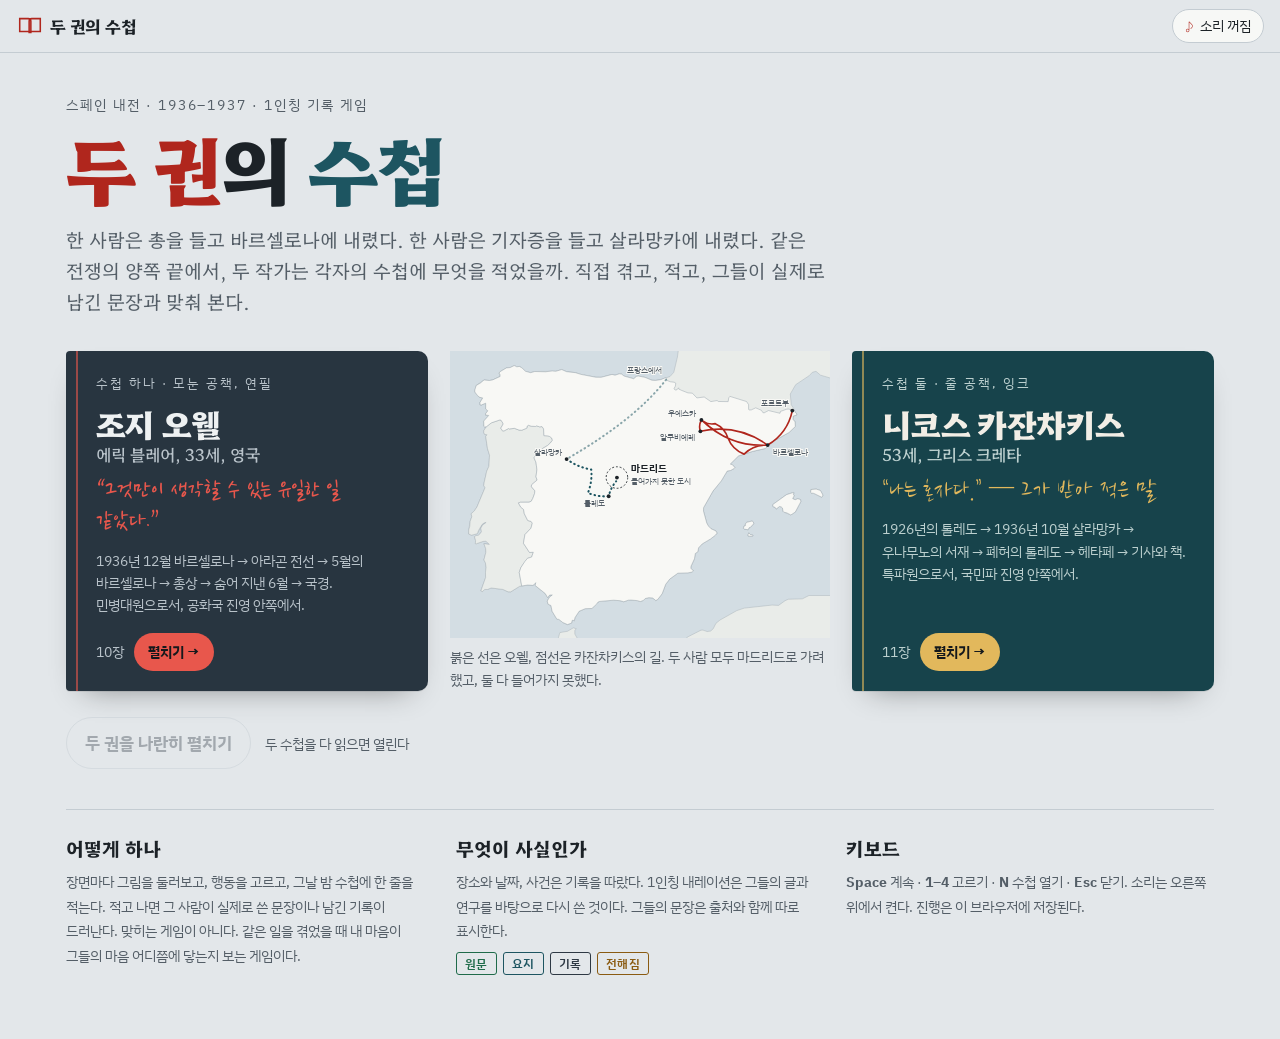
<file: two-notebooks/index.html>
<!doctype html>
<html lang="ko">
<head>
<meta charset="utf-8">
<meta name="viewport" content="width=device-width, initial-scale=1, viewport-fit=cover">
<title>두 권의 수첩</title>
<meta name="claude:viewport-fit-sides" content="cover">
<meta name="description" content="조지 오웰과 니코스 카잔차키스의 눈으로 1인칭으로 겪는 스페인 내전(1936–1937). 겪고, 적고, 그들이 실제로 쓴 문장과 맞춰 보는 서사 게임">
<link rel="preconnect" href="https://fonts.googleapis.com">
<link rel="preconnect" href="https://fonts.gstatic.com" crossorigin>
<link rel="stylesheet" href="https://fonts.googleapis.com/css2?family=Hahmlet:wght@400;500;600;700;800&family=IBM+Plex+Sans+KR:wght@400;500;600;700&family=Nanum+Brush+Script&family=Nanum+Pen+Script&display=swap">
<link rel="stylesheet" href="css/style.css">
</head>
<body>
<header class="bar" id="bar">
  <div class="bar-in">
    <button class="brand" id="brand" aria-label="표지로 돌아가기">
      <svg viewBox="0 0 28 22" aria-hidden="true"><path d="M2 3h10a3 3 0 0 1 3 3v14a2 2 0 0 0-2-2H2z" fill="none" stroke="currentColor" stroke-width="1.8"/><path d="M26 3H16a3 3 0 0 0-3 3v14a2 2 0 0 1 2-2h11z" fill="none" stroke="currentColor" stroke-width="1.8"/></svg>
      <span>두 권의 수첩</span>
    </button>
    <div class="bar-mid" id="bar-mid"></div>
    <div class="bar-act">
      <button class="chip" id="btn-book" hidden><span class="chip-ico" aria-hidden="true">✎</span><span>수첩</span><span class="chip-n" id="note-count">0</span></button>
      <button class="chip" id="btn-sound" aria-pressed="false" title="소리 켜기/끄기"><span class="chip-ico" aria-hidden="true">♪</span><span id="sound-label">소리 꺼짐</span></button>
    </div>
  </div>
</header>

<main id="screen"></main>

<aside class="drawer" id="drawer" hidden aria-label="수첩">
  <div class="drawer-head">
    <div class="tabs" id="drawer-tabs" role="tablist"></div>
    <button class="x" id="drawer-x" aria-label="수첩 닫기">×</button>
  </div>
  <div class="drawer-body" id="drawer-body"></div>
</aside>
<div class="scrim" id="scrim" hidden></div>
<div class="toast" id="toast" role="status" aria-live="polite"></div>

<script src="js/mapdata.js"></script>
<script src="js/maps.js"></script>
<script src="js/echoes.js"></script>
<script src="js/paint.js"></script>
<script src="js/plates.js"></script>
<script src="js/sound.js"></script>
<script src="js/orwell.js"></script>
<script src="js/kazantzakis.js"></script>
<script src="js/games.js"></script>
<script src="js/engine.js"></script>
<script src="js/app.js"></script>
</body>
</html>
</file>
<file: css/style.css>
/* Layout: 감독의 책상 — 왼쪽에 시나리오와 질문, 오른쪽에 콘티 용지(패널+평면도), 아래에 선택지 카드, 맨 아래엔 찍은 컷의 필름 스트립 */
:root {
  --desk: #E2E4DF;
  --surface: #F3F4F0;
  --surface-2: #E9EBE6;
  --sheet: #FBFBF7;
  --sheet-ink: #2A2D31;
  --sheet-rule: #D7DCE0;
  --ink: #1E2125;
  --ink-2: #555B63;
  --ink-3: #80868D;
  --rule: #C9CDC7;
  --blue: #22669A;
  --blue-soft: #A9CDE6;
  --red: #C4362C;
  --slate: #1B1D20;
  --chalk: #F1EFE8;
  --g-ok: #2B7D4A;
  --g-keep: #A26A12;
  --g-soso: #6A7077;
  --g-ng: #C0382E;
  --shadow: 0 1px 0 rgba(30, 33, 37, .06), 0 6px 18px -10px rgba(30, 33, 37, .35);

  --f-display: 'Black Han Sans', 'IBM Plex Sans KR', 'Apple SD Gothic Neo', sans-serif;
  --f-body: 'IBM Plex Sans KR', 'Apple SD Gothic Neo', 'Malgun Gothic', system-ui, sans-serif;
  --f-hand: 'Nanum Pen Script', 'IBM Plex Sans KR', cursive;
  --f-mono: 'IBM Plex Mono', ui-monospace, 'SFMono-Regular', monospace;
  --f-script: 'Gowun Batang', 'Nanum Myeongjo', 'AppleMyungjo', serif;

  --step--1: .8125rem;
  --step-0: .9375rem;
  --step-1: 1.125rem;
  --step-2: 1.4rem;
  --step-3: 1.9rem;
  --step-4: clamp(2.4rem, 6vw, 3.8rem);
  --r: 6px;
}
@media (prefers-color-scheme: dark) {
  :root:not([data-theme="light"]) {
    --desk: #121417; --surface: #1A1D21; --surface-2: #22262B; --sheet: #ECEBE4; --sheet-ink: #2A2D31; --sheet-rule: #CDD2D6;
    --ink: #E8E9E4; --ink-2: #A7AEB5; --ink-3: #7C838B; --rule: #30353B;
    --blue: #74B6E6; --blue-soft: #2C5675; --red: #EF6C5F; --slate: #0B0C0E; --chalk: #EDEBE3;
    --g-ok: #5BC387; --g-keep: #E0A84B; --g-soso: #9AA1A9; --g-ng: #F07467;
    --shadow: 0 1px 0 rgba(0, 0, 0, .3), 0 8px 22px -10px rgba(0, 0, 0, .7);
    color-scheme: dark;
  }
}
:root[data-theme="dark"] {
  --desk: #121417; --surface: #1A1D21; --surface-2: #22262B; --sheet: #ECEBE4; --sheet-ink: #2A2D31; --sheet-rule: #CDD2D6;
  --ink: #E8E9E4; --ink-2: #A7AEB5; --ink-3: #7C838B; --rule: #30353B;
  --blue: #74B6E6; --blue-soft: #2C5675; --red: #EF6C5F; --slate: #0B0C0E; --chalk: #EDEBE3;
  --g-ok: #5BC387; --g-keep: #E0A84B; --g-soso: #9AA1A9; --g-ng: #F07467;
  --shadow: 0 1px 0 rgba(0, 0, 0, .3), 0 8px 22px -10px rgba(0, 0, 0, .7);
  color-scheme: dark;
}

* { box-sizing: border-box; }
[hidden] { display: none !important; }
html, body { min-height: 100%; }
body {
  margin: 0;
  background: var(--desk);
  color: var(--ink);
  font-family: var(--f-body);
  font-size: var(--step-0);
  line-height: 1.6;
  -webkit-font-smoothing: antialiased;
}
button, input { font: inherit; color: inherit; }
button { cursor: pointer; }
:focus-visible { outline: 2px solid var(--blue); outline-offset: 2px; }
h1, h2, h3 { text-wrap: balance; margin: 0; }
p { margin: 0; }
.konti-svg, .plan-svg { display: block; width: 100%; height: auto; }

.wrap {
  padding-left: max(16px, env(safe-area-inset-left, 0px));
  padding-right: max(16px, env(safe-area-inset-right, 0px));
  max-width: 1480px;
  margin: 0 auto;
}

/* ── 상단 바 ── */
.topbar {
  position: sticky; top: env(safe-area-inset-top, 0px); z-index: 20;
  background: color-mix(in srgb, var(--desk) 88%, transparent);
  backdrop-filter: blur(8px);
  border-bottom: 1px solid var(--rule);
}
.topbar .wrap { display: flex; align-items: center; gap: 16px; padding-block: 10px; flex-wrap: wrap; }
.brand { display: flex; align-items: baseline; gap: 10px; min-width: 0; background: none; border: 0; padding: 0; }
.brand svg { width: 26px; height: 22px; align-self: center; color: var(--ink); }
.brand-name { font-family: var(--f-display); font-size: 1.25rem; letter-spacing: .02em; }
.brand-film { font-family: var(--f-script); color: var(--ink-2); font-size: var(--step--1); }
.progress { display: flex; gap: 4px; align-items: center; margin-left: auto; flex-wrap: wrap; }
.progress .pg {
  font-family: var(--f-mono); font-size: .75rem; letter-spacing: .04em;
  padding: 3px 8px; border-radius: 99px; border: 1px solid var(--rule); color: var(--ink-3);
}
.progress .pg.done { color: var(--ink-2); border-color: var(--ink-3); }
.progress .pg.now { background: var(--ink); color: var(--desk); border-color: var(--ink); }
.top-actions { display: flex; gap: 8px; align-items: center; }
.score {
  font-family: var(--f-mono); font-size: .8125rem; color: var(--ink-2);
  font-variant-numeric: tabular-nums; white-space: nowrap;
}
.score b { color: var(--ink); font-weight: 600; }
.btn {
  display: inline-flex; align-items: center; gap: 8px; justify-content: center;
  border: 1px solid var(--ink); background: transparent; color: var(--ink);
  padding: 8px 14px; border-radius: var(--r); font-weight: 600; font-size: var(--step--1);
  transition: background .15s, color .15s, transform .1s;
}
.btn:hover { background: var(--surface-2); }
.btn:active { transform: translateY(1px); }
.btn.primary { background: var(--ink); color: var(--desk); }
.btn.primary:hover { background: color-mix(in srgb, var(--ink) 85%, var(--blue)); }
.btn.primary[disabled] { opacity: .35; cursor: not-allowed; }
.btn.ghost { border-color: var(--rule); }
.btn.small { padding: 5px 10px; font-size: .78rem; }
.btn .kbd { font-family: var(--f-mono); font-size: .7rem; opacity: .65; font-weight: 500; }

/* ── 타이틀 ── */
.title-screen { padding-block: clamp(24px, 5vw, 56px) 48px; display: grid; grid-template-columns: minmax(0, 5fr) minmax(0, 6fr); gap: clamp(24px, 4vw, 56px); align-items: start; }
.title-copy { display: flex; flex-direction: column; gap: 20px; min-width: 0; }
.eyebrow { font-family: var(--f-mono); font-size: .75rem; letter-spacing: .14em; text-transform: uppercase; color: var(--red); }
.title-copy h1 { font-family: var(--f-display); font-size: var(--step-4); line-height: 1.02; letter-spacing: -.01em; font-weight: 400; }
.logline { font-family: var(--f-script); font-size: var(--step-1); color: var(--ink-2); max-width: 30em; margin-top: -6px; }
.title-copy .lede { font-size: var(--step-1); color: var(--ink-2); max-width: 34em; }
.how { display: grid; gap: 10px; margin: 0; padding: 0; list-style: none; counter-reset: how; }
.how li { display: grid; grid-template-columns: 30px 1fr; gap: 10px; align-items: start; color: var(--ink-2); }
.how li::before {
  counter-increment: how; content: counter(how);
  font-family: var(--f-mono); font-size: .8rem; width: 26px; height: 26px; display: grid; place-items: center;
  border: 1.5px solid var(--ink); border-radius: 50%; color: var(--ink); margin-top: 1px;
}
.how b { color: var(--ink); font-weight: 600; }
.title-actions { display: flex; gap: 10px; flex-wrap: wrap; align-items: center; }

/* 클래퍼보드 (타이틀 + 씬 전환) */
.clapper { background: var(--slate); color: var(--chalk); border-radius: 6px; overflow: hidden; box-shadow: var(--shadow); font-family: var(--f-hand); }
.clapper .sticks {
  height: 34px; transform-origin: 0 100%;
  background: repeating-linear-gradient(-55deg, var(--chalk) 0 22px, var(--slate) 22px 44px);
  border-bottom: 3px solid var(--slate);
}
.clapper .rows { display: grid; grid-template-columns: repeat(3, minmax(0, 1fr)); border-top: 2px solid #3A3D42; }
.clapper .cell { padding: 8px 12px 6px; border-right: 2px solid #3A3D42; border-bottom: 2px solid #3A3D42; min-width: 0; }
.clapper .cell:nth-child(3n) { border-right: 0; }
.clapper .cell.wide { grid-column: span 3; border-right: 0; }
.clapper .k { font-family: var(--f-mono); font-size: .62rem; letter-spacing: .14em; color: #9AA0A6; display: block; text-transform: uppercase; }
.clapper .v { font-size: 1.7rem; line-height: 1.1; display: block; overflow-wrap: anywhere; }
.clapper input.v { background: transparent; border: 0; border-bottom: 1px dashed #5B6066; width: 100%; padding: 0; color: var(--chalk); font-family: var(--f-hand); font-size: 1.7rem; }
.clapper input.v:focus-visible { outline: none; border-bottom: 1px solid var(--chalk); }

.title-board { display: flex; flex-direction: column; gap: 14px; min-width: 0; }
.demo-sheet { background: var(--sheet); color: var(--sheet-ink); border-radius: 4px; box-shadow: var(--shadow); padding: 14px 14px 10px; }
.demo-sheet .demo-frame { position: relative; }
.demo-cap { display: flex; justify-content: space-between; gap: 10px; font-family: var(--f-hand); font-size: 1.35rem; color: var(--sheet-ink); padding-top: 8px; line-height: 1.2; }
.demo-cap .mono { font-family: var(--f-mono); font-size: .72rem; color: #6A7077; align-self: center; white-space: nowrap; }

/* ── 플레이 화면 ── */
.play { display: grid; grid-template-columns: minmax(280px, 340px) minmax(0, 1fr); gap: 20px 28px; padding-block: 20px 28px; align-items: start; }
.brief { display: flex; flex-direction: column; gap: 14px; position: sticky; top: 72px; min-width: 0; }
.slate-mini { background: var(--slate); color: var(--chalk); border-radius: var(--r); padding: 12px 14px; display: grid; gap: 2px; }
.slate-mini .sn { font-family: var(--f-mono); font-size: .7rem; letter-spacing: .14em; color: #9AA0A6; text-transform: uppercase; display: flex; justify-content: space-between; gap: 8px; }
.slate-mini .hd { font-family: var(--f-hand); font-size: 1.55rem; line-height: 1.15; }
.screenplay { background: var(--sheet); color: var(--sheet-ink); border-radius: 3px; padding: 14px 16px; font-family: var(--f-script); font-size: .92rem; line-height: 1.75; box-shadow: var(--shadow); }
.screenplay summary { font-family: var(--f-mono); font-size: .7rem; letter-spacing: .14em; color: #6A7077; cursor: pointer; text-transform: uppercase; list-style: none; display: flex; justify-content: space-between; }
.screenplay summary::-webkit-details-marker { display: none; }
.screenplay summary::after { content: '접기'; font-family: var(--f-body); letter-spacing: 0; text-transform: none; }
.screenplay:not([open]) summary::after { content: '펼치기'; }
.screenplay .sp { margin-top: 10px; display: flex; flex-direction: column; gap: 8px; }
.screenplay .dl { padding-left: 2.2em; }
.screenplay .who { display: block; font-weight: 700; padding-left: 4em; letter-spacing: .06em; }
.screenplay .par { display: block; padding-left: 2.6em; color: #5E646B; font-size: .85rem; }
.intent { border-left: 3px solid var(--red); padding: 4px 0 4px 12px; }
.label { font-family: var(--f-mono); font-size: .7rem; letter-spacing: .12em; text-transform: uppercase; color: var(--ink-3); display: block; margin-bottom: 2px; }
.intent p { color: var(--ink); font-size: var(--step-0); }

.board { display: flex; flex-direction: column; gap: 16px; min-width: 0; }
.q-head { display: flex; flex-wrap: wrap; align-items: center; gap: 8px 12px; }
.cut-code { font-family: var(--f-mono); font-size: .78rem; font-weight: 600; border: 1.5px solid var(--ink); padding: 1px 7px; border-radius: 3px; }
.lesson-tag { font-family: var(--f-mono); font-size: .72rem; letter-spacing: .06em; color: var(--blue); border: 1px solid currentColor; padding: 1px 8px; border-radius: 99px; }
.q-head h2 { font-family: var(--f-display); font-weight: 400; font-size: var(--step-2); line-height: 1.2; flex-basis: 100%; }
.question { font-size: var(--step-1); line-height: 1.5; max-width: 46em; }
.hint { color: var(--ink-2); font-size: var(--step--1); max-width: 60em; display: flex; gap: 8px; }
.hint::before { content: '힌트'; font-family: var(--f-mono); font-size: .68rem; letter-spacing: .1em; color: var(--blue); border: 1px solid var(--blue-soft); border-radius: 3px; padding: 0 5px; height: fit-content; margin-top: 2px; white-space: nowrap; }

/* 콘티 용지 */
.sheet { background: var(--sheet); color: var(--sheet-ink); border-radius: 3px; box-shadow: var(--shadow); padding: 14px; display: grid; grid-template-columns: minmax(0, 1fr) minmax(220px, 270px); gap: 14px; }
.sheet:not(.compare) .panel-box { max-width: calc(58vh * var(--ar, 1.85)); width: 100%; }
.sheet.compare { grid-template-columns: minmax(0, 1fr); }
.sheet-main { display: flex; flex-direction: column; gap: 10px; min-width: 0; }
.panel-box { position: relative; }
.panel-tools { display: flex; gap: 6px; flex-wrap: wrap; align-items: center; }
.panel-tools .btn { color: var(--sheet-ink); border-color: #B8BEC4; background: #FFFFFF; }
.panel-tools .btn:hover { background: #EEF1F3; }
.panel-tools .btn[aria-pressed="true"] { background: var(--sheet-ink); color: var(--sheet); border-color: var(--sheet-ink); }
.preview-label { font-family: var(--f-mono); font-size: .72rem; color: #6A7077; margin-left: auto; }
.notes { display: grid; grid-template-columns: auto minmax(0, 1fr); gap: 0 12px; font-family: var(--f-hand); font-size: 1.38rem; line-height: 1.28; color: var(--sheet-ink); }
.notes dt { font-family: var(--f-mono); font-size: .66rem; letter-spacing: .1em; color: #7A8087; padding-top: 7px; text-transform: uppercase; }
.notes dd { margin: 0; border-bottom: 1px solid var(--sheet-rule); padding: 2px 0; min-height: 1.6em; overflow-wrap: anywhere; }
.notes dd.cam { color: #B3342A; }
.sheet-side { display: flex; flex-direction: column; gap: 10px; min-width: 0; }
.side-cap { font-family: var(--f-mono); font-size: .66rem; letter-spacing: .1em; color: #7A8087; text-transform: uppercase; display: flex; justify-content: space-between; }
.spec-list { display: grid; grid-template-columns: auto minmax(0, 1fr); gap: 3px 10px; font-size: .8rem; margin: 0; }
.spec-list dt { font-family: var(--f-mono); font-size: .66rem; color: #7A8087; padding-top: 2px; }
.spec-list dd { margin: 0; color: var(--sheet-ink); font-weight: 500; }
.cmp { display: grid; grid-template-columns: minmax(0, 1fr) 36px minmax(0, 1fr); gap: 8px; align-items: center; }
.cmp .cmp-cell { display: flex; flex-direction: column; gap: 6px; min-width: 0; }
.cmp .cmp-cap { font-family: var(--f-mono); font-size: .7rem; color: #6A7077; display: flex; justify-content: space-between; gap: 6px; }
.cmp .cmp-cap b { color: var(--sheet-ink); font-weight: 600; }
.cmp .cut-mark { font-family: var(--f-hand); color: #B3342A; font-size: 1.5rem; text-align: center; line-height: 1; }
.cmp-bottom { display: grid; grid-template-columns: minmax(0, 1fr) minmax(220px, 270px); gap: 14px; align-items: start; }

/* 선택지 */
.options { display: grid; grid-template-columns: repeat(auto-fit, minmax(210px, 1fr)); gap: 12px; }
.opt {
  text-align: left; background: var(--surface); border: 1.5px solid var(--rule); border-radius: var(--r);
  padding: 8px 8px 12px; display: flex; flex-direction: column; gap: 8px; position: relative; min-width: 0;
  transition: border-color .15s, transform .15s, box-shadow .15s;
}
.opt:hover { border-color: var(--ink-3); transform: translateY(-2px); box-shadow: var(--shadow); }
.opt[aria-checked="true"] { border-color: var(--blue); box-shadow: 0 0 0 1.5px var(--blue), var(--shadow); }
.opt.previewing:not([aria-checked="true"]) { border-style: dashed; border-color: var(--ink-3); }
.opt .thumb { background: var(--sheet); border-radius: 2px; overflow: hidden; }
.opt .meta { display: flex; flex-direction: column; gap: 3px; padding: 0 4px; min-width: 0; }
.opt .top { display: flex; align-items: center; gap: 8px; }
.opt .letter { font-family: var(--f-mono); font-weight: 600; font-size: .78rem; width: 22px; height: 22px; border-radius: 50%; display: grid; place-items: center; border: 1.5px solid var(--ink); flex: none; }
.opt[aria-checked="true"] .letter { background: var(--blue); border-color: var(--blue); color: var(--surface); }
.opt .name { font-weight: 600; line-height: 1.3; }
.opt .spec { font-family: var(--f-mono); font-size: .7rem; color: var(--ink-3); }
.opt .desc { font-size: .84rem; color: var(--ink-2); line-height: 1.45; }
.opt .chip { position: absolute; top: 14px; right: 14px; }
.chip { font-family: var(--f-mono); font-size: .68rem; font-weight: 600; letter-spacing: .06em; padding: 1px 7px; border-radius: 3px; border: 1.5px solid currentColor; background: var(--surface); white-space: nowrap; }
.chip.ok { color: var(--g-ok); } .chip.keep { color: var(--g-keep); } .chip.soso { color: var(--g-soso); } .chip.ng { color: var(--g-ng); }

.decide-bar { display: flex; gap: 12px; align-items: center; flex-wrap: wrap; }
.decide-bar .note { color: var(--ink-3); font-size: var(--step--1); }

/* 피드백 */
.feedback { background: var(--surface); border: 1px solid var(--rule); border-radius: var(--r); padding: 18px; display: grid; grid-template-columns: 150px minmax(0, 1fr); gap: 18px; box-shadow: var(--shadow); }
.stamp {
  font-family: var(--f-display); font-size: 1.9rem; letter-spacing: .04em; text-align: center;
  border: 4px solid currentColor; outline: 1.5px solid currentColor; outline-offset: -9px; border-radius: 8px;
  padding: 10px 6px; transform: rotate(-7deg); line-height: 1; height: fit-content;
}
.stamp small { display: block; font-family: var(--f-mono); font-size: .68rem; letter-spacing: .08em; margin-top: 6px; }
.stamp.ok { color: var(--g-ok); } .stamp.keep { color: var(--g-keep); } .stamp.soso { color: var(--g-soso); } .stamp.ng { color: var(--g-ng); }
.stamp.neutral { color: var(--ink-2); }
.stamp.pop { animation: stamp .42s cubic-bezier(.2, 1.6, .4, 1) both; }
@keyframes stamp { from { transform: rotate(-7deg) scale(1.9); opacity: 0; } to { transform: rotate(-7deg) scale(1); opacity: 1; } }
.fb-body { display: flex; flex-direction: column; gap: 12px; min-width: 0; }
.fb-body h3 { font-size: var(--step-1); }
.fb-body .why { max-width: 62em; }
.bonus { background: color-mix(in srgb, var(--g-ok) 12%, var(--surface)); border: 1px solid color-mix(in srgb, var(--g-ok) 40%, transparent); padding: 8px 12px; border-radius: var(--r); font-size: var(--step--1); }
.others { display: grid; gap: 6px; margin: 0; padding: 0; list-style: none; }
.others li { display: grid; grid-template-columns: 22px auto minmax(0, 1fr); gap: 8px; align-items: baseline; font-size: .86rem; color: var(--ink-2); }
.others .l { font-family: var(--f-mono); font-weight: 600; color: var(--ink); }
.others b { color: var(--ink); font-weight: 600; }
.tip { font-size: .86rem; color: var(--ink-2); border-top: 1px dashed var(--rule); padding-top: 10px; }
.fb-actions { display: flex; gap: 10px; flex-wrap: wrap; align-items: center; }

/* 리듬 */
.rhythm { display: flex; flex-direction: column; gap: 10px; }
.timeline { display: flex; gap: 3px; height: 74px; }
.timeline .seg { position: relative; border-radius: 2px; overflow: hidden; background: #DADDE0; min-width: 8px; border: 1px solid #9CA2A8; }
.timeline .seg svg { position: absolute; inset: 0; width: 100%; height: 100%; object-fit: cover; }
.timeline .seg .sec { position: absolute; left: 4px; bottom: 2px; font-family: var(--f-mono); font-size: .66rem; background: rgba(250, 250, 246, .9); color: var(--sheet-ink); padding: 0 4px; border-radius: 2px; }
.timeline .seg.on { outline: 2.5px solid #B3342A; outline-offset: -2.5px; }
.ruler { display: flex; justify-content: space-between; font-family: var(--f-mono); font-size: .66rem; color: #7A8087; border-top: 1px solid #B8BEC4; padding-top: 2px; }
.mini-tl { display: flex; gap: 2px; height: 46px; padding: 10px 8px; background: var(--sheet); align-items: stretch; }
.mini-tl i { display: block; background: #2A2D31; border-radius: 1px; }
.mini-tl i:nth-child(odd) { background: #6A7077; }

/* 필름 스트립 */
.strip { border-top: 1px solid var(--rule); background: var(--surface-2); }
.strip .wrap { padding-block: 12px 16px; display: flex; flex-direction: column; gap: 8px; }
.strip-head { display: flex; justify-content: space-between; align-items: baseline; gap: 10px; }
.strip-list { display: flex; gap: 10px; overflow-x: auto; padding-bottom: 6px; scroll-snap-type: x proximity; }
.strip-item { flex: none; width: 150px; background: var(--sheet); color: var(--sheet-ink); border: 1px solid var(--rule); border-radius: 3px; padding: 5px; text-align: left; scroll-snap-align: start; display: flex; flex-direction: column; gap: 4px; }
.strip-item:hover { border-color: var(--ink-3); }
.strip-item .c { display: flex; justify-content: space-between; align-items: center; font-family: var(--f-mono); font-size: .66rem; color: #555B63; gap: 4px; }
.strip-item .dot { display: inline-block; width: 8px; height: 8px; border-radius: 50%; margin-left: 2px; }
.dot.ok { background: var(--g-ok); } .dot.keep { background: var(--g-keep); } .dot.soso { background: var(--g-soso); } .dot.ng { background: var(--g-ng); } .dot.fixed { background: #A9AEB3; }
.strip-empty { color: var(--ink-3); font-size: var(--step--1); }

/* 씬 전환 슬레이트 */
.overlay { position: fixed; inset: 0; z-index: 60; display: grid; place-items: center; background: rgba(10, 11, 13, .82); padding: max(16px, env(safe-area-inset-left, 0px)); }
.overlay .clapper { width: min(560px, 100%); }
.overlay .clapper .sticks { animation: clap 1.1s ease-in both; }
@keyframes clap { 0% { transform: rotate(-24deg); } 62% { transform: rotate(-24deg); } 74% { transform: rotate(0); } 82% { transform: rotate(-3deg); } 100% { transform: rotate(0); } }
.overlay .tap { color: #C9CDD1; font-size: .8rem; text-align: center; margin-top: 10px; font-family: var(--f-mono); }

/* 연출 노트 서랍 */
.drawer { position: fixed; inset: 0; z-index: 50; display: flex; justify-content: flex-end; background: rgba(10, 11, 13, .45); }
.drawer-panel { width: min(760px, 100%); height: 100%; background: var(--surface); overflow-y: auto; padding: calc(16px + env(safe-area-inset-top, 0px)) max(18px, env(safe-area-inset-right, 0px)) calc(24px + env(safe-area-inset-bottom, 0px)) 18px; display: flex; flex-direction: column; gap: 22px; box-shadow: -10px 0 30px rgba(0, 0, 0, .25); }
.drawer-head { display: flex; justify-content: space-between; align-items: center; gap: 10px; position: sticky; top: -16px; background: var(--surface); padding-block: 6px; z-index: 1; }
.drawer-head h2 { font-family: var(--f-display); font-weight: 400; font-size: var(--step-2); }
.gl-sec { display: flex; flex-direction: column; gap: 10px; }
.gl-sec h3 { font-size: var(--step-1); }
.gl-sec > p { color: var(--ink-2); font-size: .9rem; }
.gl-grid { display: grid; grid-template-columns: repeat(auto-fill, minmax(160px, 1fr)); gap: 10px; }
.gl-card { background: var(--sheet); color: var(--sheet-ink); border-radius: 3px; padding: 6px; display: flex; flex-direction: column; gap: 4px; }
.gl-card b { font-size: .84rem; }
.gl-card span { font-size: .76rem; color: #5E646B; line-height: 1.4; }
.gl-list { display: grid; gap: 8px; margin: 0; padding: 0; list-style: none; }
.gl-list li { display: grid; grid-template-columns: 110px minmax(0, 1fr); gap: 10px; font-size: .88rem; color: var(--ink-2); align-items: baseline; }
.gl-list li b { color: var(--ink); }
.legend { display: grid; grid-template-columns: repeat(auto-fill, minmax(220px, 1fr)); gap: 8px; }
.legend div { display: flex; gap: 10px; align-items: center; background: var(--sheet); color: var(--sheet-ink); padding: 8px 10px; border-radius: 3px; font-size: .84rem; }
.legend svg { width: 54px; height: 26px; flex: none; }

/* 애니매틱 플레이어 */
.player { position: fixed; inset: 0; z-index: 70; background: #0C0D0F; display: flex; flex-direction: column; align-items: center; justify-content: center; gap: 14px; padding: calc(12px + env(safe-area-inset-top, 0px)) max(16px, env(safe-area-inset-right, 0px)) calc(12px + env(safe-area-inset-bottom, 0px)) max(16px, env(safe-area-inset-left, 0px)); }
.player .screen { width: min(1100px, 100%); position: relative; }
.player .screen .konti-svg { border-radius: 2px; }
.player .sub { position: absolute; left: 0; right: 0; bottom: 6%; text-align: center; color: #FFFDF6; font-size: clamp(.9rem, 2.2vw, 1.3rem); text-shadow: 0 1px 3px #000, 0 0 8px #000; padding: 0 8%; pointer-events: none; }
.player .card { aspect-ratio: 1.85; width: 100%; display: grid; place-items: center; text-align: center; background: #111214; color: var(--chalk); font-family: var(--f-hand); font-size: clamp(1.6rem, 4vw, 2.6rem); line-height: 1.25; padding: 20px; }
.player .card small { display: block; font-family: var(--f-mono); font-size: .8rem; color: #8C939A; letter-spacing: .14em; margin-bottom: 8px; }
.player .bar { width: min(1100px, 100%); display: flex; gap: 10px; align-items: center; color: #C9CDD1; font-family: var(--f-mono); font-size: .78rem; flex-wrap: wrap; }
.player .bar .btn { color: #E8E9E4; border-color: #4A4F55; }
.player .bar .btn:hover { background: #24272B; }
.player .prog { flex: 1 1 200px; height: 4px; background: #2C3035; border-radius: 2px; overflow: hidden; }
.player .prog i { display: block; height: 100%; background: #EF6C5F; width: 0; }

/* ── 최종 ── */
.final { padding-block: 28px 40px; display: flex; flex-direction: column; gap: 28px; }
.final-head { display: grid; grid-template-columns: minmax(0, 1.2fr) minmax(0, 1fr); gap: 24px; align-items: start; }
.final-head h1 { font-family: var(--f-display); font-weight: 400; font-size: var(--step-3); line-height: 1.1; }
.final-head .sub { color: var(--ink-2); margin-top: 6px; }
.verdict { display: flex; gap: 18px; align-items: center; margin-top: 18px; flex-wrap: wrap; }
.big-score { font-family: var(--f-display); font-size: 3.4rem; line-height: 1; font-variant-numeric: tabular-nums; }
.big-score small { font-size: 1.2rem; color: var(--ink-3); }
.verdict .tt { font-weight: 700; font-size: var(--step-1); }
.verdict .tt span { display: block; font-weight: 400; color: var(--ink-2); font-size: var(--step--1); }
.tally { display: flex; gap: 6px; flex-wrap: wrap; margin-top: 12px; }
.style-card { background: var(--surface); border: 1px solid var(--rule); border-radius: var(--r); padding: 16px; display: flex; flex-direction: column; gap: 10px; }
.style-card h2 { font-family: var(--f-display); font-weight: 400; font-size: var(--step-2); }
.bars { display: grid; gap: 6px; }
.bars .row { display: grid; grid-template-columns: 92px minmax(0, 1fr) 28px; gap: 8px; align-items: center; font-size: .82rem; }
.bars .track { height: 8px; background: var(--surface-2); border-radius: 4px; overflow: hidden; }
.bars .track i { display: block; height: 100%; background: var(--ink); border-radius: 4px; }
.bars .row.top .track i { background: var(--red); }
.bars .n { font-family: var(--f-mono); font-size: .75rem; color: var(--ink-3); text-align: right; font-variant-numeric: tabular-nums; }
.final-actions { display: flex; gap: 10px; flex-wrap: wrap; }
.sb-scene { display: flex; flex-direction: column; gap: 10px; }
.sb-scene-head { display: flex; align-items: baseline; gap: 12px; flex-wrap: wrap; border-bottom: 2px solid var(--ink); padding-bottom: 4px; }
.sb-scene-head .n { font-family: var(--f-mono); font-weight: 600; }
.sb-scene-head .h { font-family: var(--f-hand); font-size: 1.5rem; line-height: 1.1; }
.sb-grid { display: grid; grid-template-columns: repeat(auto-fill, minmax(300px, 1fr)); gap: 14px; }
.sb-cell { background: var(--sheet); color: var(--sheet-ink); border-radius: 3px; padding: 10px; display: flex; flex-direction: column; gap: 6px; box-shadow: var(--shadow); min-width: 0; }
.sb-cell .cap { display: flex; justify-content: space-between; align-items: center; font-family: var(--f-mono); font-size: .7rem; color: #555B63; gap: 6px; }
.sb-cell .cap .chip { background: var(--sheet); }
.sb-cell .spec { font-family: var(--f-mono); font-size: .68rem; color: #6A7077; }
.sb-cell .hand { font-family: var(--f-hand); font-size: 1.25rem; line-height: 1.2; border-bottom: 1px solid var(--sheet-rule); padding-bottom: 2px; overflow-wrap: anywhere; }
.sb-cell .hand.d { color: #23527A; }
.lessons { display: grid; gap: 10px; }
.lessons .ls { background: var(--surface); border: 1px solid var(--rule); border-left: 4px solid var(--g-keep); border-radius: var(--r); padding: 12px 14px; display: flex; flex-direction: column; gap: 4px; }
.lessons .ls.ng { border-left-color: var(--g-ng); } .lessons .ls.soso { border-left-color: var(--g-soso); }
.lessons .ls .h { font-weight: 600; }
.lessons .ls .w { color: var(--ink-2); font-size: .88rem; }
.section-title { font-family: var(--f-display); font-weight: 400; font-size: var(--step-2); }
.toast { position: fixed; left: 50%; bottom: calc(20px + env(safe-area-inset-bottom, 0px)); transform: translateX(-50%); background: var(--ink); color: var(--desk); padding: 8px 14px; border-radius: var(--r); font-size: .85rem; z-index: 90; box-shadow: var(--shadow); }
.copy-fallback { width: 100%; min-height: 160px; font-family: var(--f-mono); font-size: .75rem; background: var(--sheet); color: var(--sheet-ink); border: 1px solid var(--rule); border-radius: 3px; padding: 10px; }
.sr { position: absolute; width: 1px; height: 1px; overflow: hidden; clip: rect(0 0 0 0); white-space: nowrap; }

/* ── 반응형 ── */
@media (max-width: 1100px) {
  .play { grid-template-columns: minmax(0, 1fr); }
  .brief { position: static; display: grid; grid-template-columns: minmax(0, 1fr) minmax(0, 1fr); }
  .brief .screenplay { grid-row: span 2; }
  .title-screen { grid-template-columns: minmax(0, 1fr); }
  .final-head { grid-template-columns: minmax(0, 1fr); }
}
@media (max-width: 760px) {
  .brief { grid-template-columns: minmax(0, 1fr); }
  .brief .screenplay { grid-row: auto; }
  .sheet { grid-template-columns: minmax(0, 1fr); }
  .cmp { grid-template-columns: minmax(0, 1fr); }
  .cmp .cut-mark { padding: 2px 0; }
  .cmp-bottom { grid-template-columns: minmax(0, 1fr); }
  .options { grid-template-columns: repeat(2, minmax(0, 1fr)); gap: 8px; }
  .opt .desc { display: none; }
  .opt .chip { top: 10px; right: 10px; }
  .feedback { grid-template-columns: minmax(0, 1fr); }
  .stamp { width: 150px; }
  .topbar { position: static; }
  .topbar .wrap { gap: 8px 12px; }
  .progress { order: 3; margin-left: 0; width: 100%; }
  .brief { position: static; }
  .brand-film { display: none; }
  .decide-bar { position: sticky; bottom: 0; background: var(--desk); padding: 10px 0 calc(10px + env(safe-area-inset-bottom, 0px)); z-index: 5; border-top: 1px solid var(--rule); }
  .decide-bar .btn.primary { flex: 1; }
  .gl-list li { grid-template-columns: minmax(0, 1fr); gap: 0; }
  .sb-grid { grid-template-columns: minmax(0, 1fr); }
}
@media (max-width: 420px) {
  .clapper .v, .clapper input.v { font-size: 1.35rem; }
  .opt { padding: 6px 6px 10px; }
  .opt .name { font-size: .86rem; }
}
@media (prefers-reduced-motion: reduce) {
  *, *::before, *::after { animation-duration: .01ms !important; animation-iteration-count: 1 !important; transition-duration: .01ms !important; }
}
</file>
<file: spanish-civil-war/css/style.css>
/* 지면 구성: 1937년 종군기자의 전보 데스크. 맨 위에 지도와 전보 패널, 그 아래 시간 띠,
   이어서 신문 지면처럼 주제별 섹션(세력·내분·국제·인물·예술가·결산)이 흐른다.
   색: 신문지 바탕 + 공화파 빨강 / 국민파 남색. 사건 갈래(전투·정치·국제·예술)는 잉크·보라·청록·황토. */
:root {
  --paper: #e9ebe7;
  --sheet: #f6f7f4;
  --sheet-2: #eef0ec;
  --ink: #16181b;
  --ink-2: #40464d;
  --ink-3: #69717a;
  --rule: #c6cbc7;
  --rule-2: #d9ddd9;
  --rep: #c3322b;
  --nat: #335a94;
  --mid: #6b737b;
  --war: #16181b;
  --pol: #7a45b0;
  --intl: #008a70;
  --art: #b97c00;
  --sea: #cdd9de;
  --land-out: #dadbd5;
  --land-neutral: #ece8dc;
  --rep-zone: #e5897b;
  --nat-zone: #90a5c3;
  --front: #16181b;
  --halo: #f6f7f4;
  --chip-rep: #f6dcd8;
  --chip-nat: #dbe3f0;
  --chip-mid: #e3e6e3;
  --shadow: 0 1px 0 rgba(22, 24, 27, .06), 0 8px 24px rgba(22, 24, 27, .08);
  --font-display: "Noto Serif KR", "Nanum Myeongjo", "AppleMyungjo", serif;
  --font-body: "IBM Plex Sans KR", "Apple SD Gothic Neo", "Malgun Gothic", "Noto Sans KR", sans-serif;
  --font-num: "Oswald", "Arial Narrow", "Helvetica Neue", sans-serif;
  --font-type: "Special Elite", "Courier New", monospace;
  --mast: #16181b;
  --mast-fg: #eef0ec;
  --gutter-l: max(16px, env(safe-area-inset-left, 0px));
  --gutter-r: max(16px, env(safe-area-inset-right, 0px));
  --wrap: 1240px;
  color-scheme: light;
}
@media (prefers-color-scheme: dark) {
  :root:not([data-theme="light"]) {
    --paper: #121417; --sheet: #1b1e22; --sheet-2: #22262b; --ink: #e9eae6; --ink-2: #b8bec4; --ink-3: #8c939a;
    --rule: #33383e; --rule-2: #2a2e33;
    --rep: #e0544c; --nat: #5f8fd8; --mid: #8c939a; --war: #e9eae6; --pol: #9f78d6; --intl: #00977c; --art: #c08816;
    --sea: #0f1a20; --land-out: #25282b; --land-neutral: #3a3830; --rep-zone: #8c3a33; --nat-zone: #2b4467; --front: #f2f2ee;
    --halo: #1b1e22; --chip-rep: #3c2321; --chip-nat: #1f2c40; --chip-mid: #2a2e33;
    --shadow: 0 1px 0 rgba(0, 0, 0, .3), 0 10px 28px rgba(0, 0, 0, .35);
    --mast: #08090b; --mast-fg: #e9eae6;
    color-scheme: dark;
  }
}
:root[data-theme="dark"] {
  --paper: #121417; --sheet: #1b1e22; --sheet-2: #22262b; --ink: #e9eae6; --ink-2: #b8bec4; --ink-3: #8c939a;
  --rule: #33383e; --rule-2: #2a2e33;
  --rep: #e0544c; --nat: #5f8fd8; --mid: #8c939a; --war: #e9eae6; --pol: #9f78d6; --intl: #00977c; --art: #c08816;
  --sea: #0f1a20; --land-out: #25282b; --land-neutral: #3a3830; --rep-zone: #8c3a33; --nat-zone: #2b4467; --front: #f2f2ee;
  --halo: #1b1e22; --chip-rep: #3c2321; --chip-nat: #1f2c40; --chip-mid: #2a2e33;
  --shadow: 0 1px 0 rgba(0, 0, 0, .3), 0 10px 28px rgba(0, 0, 0, .35);
  --mast: #08090b; --mast-fg: #e9eae6;
  color-scheme: dark;
}

* { box-sizing: border-box; }
[hidden] { display: none !important; }
html { scroll-behavior: smooth; scroll-padding-top: 64px; }
@media (prefers-reduced-motion: reduce) { html { scroll-behavior: auto; } }
body {
  margin: 0; background: var(--paper); color: var(--ink);
  font: 400 16px/1.7 var(--font-body);
  -webkit-font-smoothing: antialiased; text-rendering: optimizeLegibility;
}
body::before {
  content: ""; position: fixed; inset: 0 0 auto; height: env(safe-area-inset-top, 0px); z-index: 30; background: var(--mast);
}
h1, h2, h3, h4 { text-wrap: balance; margin: 0; }
p { margin: 0; }
a { color: inherit; }
button { font: inherit; color: inherit; }
:focus-visible { outline: 2px solid var(--art); outline-offset: 2px; border-radius: 2px; }
.wrap { max-width: var(--wrap); margin: 0 auto; padding-left: var(--gutter-l); padding-right: var(--gutter-r); }
.label { font: 600 12px/1.4 var(--font-body); letter-spacing: .06em; color: var(--ink-3); }
.type { font-family: var(--font-type); letter-spacing: .02em; }
.num { font-family: var(--font-num); font-variant-numeric: tabular-nums; }
.visually-hidden { position: absolute; width: 1px; height: 1px; overflow: hidden; clip: rect(0 0 0 0); white-space: nowrap; }

/* ── 머리띠 ─────────────────────────────────────────── */
.masthead {
  position: sticky; top: env(safe-area-inset-top, 0px); z-index: 20;
  background: var(--mast); color: var(--mast-fg);
}
.masthead .wrap { display: flex; align-items: center; gap: 20px; min-height: 48px; }
.brand { display: flex; align-items: baseline; gap: 10px; text-decoration: none; white-space: nowrap; flex-shrink: 0; }
.brand b { font: 900 17px/1 var(--font-display); }
.brand span { font: 500 14px/1 var(--font-num); letter-spacing: .08em; opacity: .7; }
.nav { display: flex; gap: 2px; overflow-x: auto; scrollbar-width: none; min-width: 0; flex: 1; }
.nav::-webkit-scrollbar { display: none; }
.nav a {
  text-decoration: none; font: 500 14px/1 var(--font-body); padding: 9px 10px; border-radius: 3px; white-space: nowrap; opacity: .82;
}
.nav a:hover, .nav a[aria-current="true"] { opacity: 1; background: rgba(255, 255, 255, .1); }

/* ── 1면 ─────────────────────────────────────────────── */
.front-page { padding-block: 28px 18px; }
.issue-line {
  display: flex; flex-wrap: wrap; justify-content: space-between; gap: 6px 18px;
  border-top: 3px solid var(--ink); border-bottom: 1px solid var(--ink); padding-block: 6px; font: 15px/1.4 var(--font-type); color: var(--ink-2);
}
.headline { display: grid; grid-template-columns: minmax(0, 1.25fr) minmax(0, 1fr); gap: 28px; align-items: end; padding-block: 22px 18px; }
.headline h1 { font: 900 clamp(46px, 8.4vw, 104px)/.98 var(--font-display); letter-spacing: -.035em; }
.headline h1 small { display: block; font: 700 clamp(18px, 2.3vw, 26px)/1.35 var(--font-display); letter-spacing: -.01em; margin-top: 14px; color: var(--ink-2); }
.lede { font-size: 17px; line-height: 1.75; color: var(--ink-2); max-width: 36em; }
.lede strong { color: var(--ink); }
.facts { display: grid; grid-template-columns: repeat(4, minmax(0, 1fr)); border-top: 1px solid var(--ink); border-bottom: 1px solid var(--rule); }
.fact { padding: 12px 14px 12px 0; display: grid; gap: 2px; }
.fact + .fact { padding-left: 14px; border-left: 1px solid var(--rule); }
.fact b { font: 500 clamp(24px, 3vw, 34px)/1.05 var(--font-num); letter-spacing: .01em; }
.fact span { font-size: 13px; color: var(--ink-3); line-height: 1.45; }

/* ── 두 개의 스페인 ─────────────────────────────────── */
.sides { padding-block: 26px 8px; }
.sides-grid { display: grid; grid-template-columns: minmax(0, 1fr) auto minmax(0, 1fr); gap: 0; border: 1px solid var(--rule); background: var(--sheet); }
.side { padding: 20px 22px 22px; display: grid; gap: 12px; align-content: start; min-width: 0; }
.side h2 { font: 900 26px/1.15 var(--font-display); display: flex; align-items: baseline; gap: 10px; flex-wrap: wrap; }
.side h2 em { font: 500 13px/1 var(--font-type); font-style: normal; color: var(--ink-3); letter-spacing: .04em; }
.side.rep h2 { color: var(--rep); }
.side.nat h2 { color: var(--nat); }
.side dl { margin: 0; display: grid; grid-template-columns: 76px minmax(0, 1fr); gap: 7px 12px; font-size: 15px; line-height: 1.6; }
.side dt { font: 600 13px/1.6 var(--font-body); color: var(--ink-3); padding-top: 1px; }
.side dd { margin: 0; }
.side-vs { display: grid; place-items: center; padding-inline: 8px; border-inline: 1px solid var(--rule); background: var(--sheet-2); }
.side-vs span { writing-mode: vertical-rl; font: 900 15px/1 var(--font-display); letter-spacing: .4em; color: var(--ink-3); }
.within-teaser { margin-top: 10px; padding: 14px 18px; border-left: 4px solid var(--pol); background: var(--sheet); font-size: 15px; color: var(--ink-2); }
.within-teaser a { color: var(--pol); font-weight: 600; }

/* ── 지도 + 전보 ─────────────────────────────────────── */
.section-head { display: flex; align-items: end; justify-content: space-between; gap: 10px 24px; flex-wrap: wrap; border-top: 3px solid var(--ink); padding-top: 10px; margin-bottom: 16px; }
.section-head h2 { font: 900 clamp(28px, 4vw, 42px)/1.12 var(--font-display); letter-spacing: -.02em; }
.section-head p { color: var(--ink-2); max-width: 34em; font-size: 15px; }
.atlas { padding-block: 28px 10px; }
.atlas-grid { display: grid; grid-template-columns: minmax(0, 1.42fr) minmax(0, 1fr); gap: 0; border: 1px solid var(--ink); background: var(--sheet); box-shadow: var(--shadow); }
.map-wrap { margin: 0; border-right: 1px solid var(--ink); min-width: 0; background: var(--sheet); display: flex; flex-direction: column; }
.map-frame { position: relative; background: var(--sea); overflow: hidden; }
.map-wrap svg { display: block; width: 100%; height: auto; aspect-ratio: 1000 / 819; touch-action: manipulation; }
.map-wrap svg.zoomed, .artist-map svg.zoomed { touch-action: none; cursor: grab; }
.map-wrap svg.zoomed:active, .artist-map svg.zoomed:active { cursor: grabbing; }
.map-stamp { display: flex; align-items: center; justify-content: space-between; gap: 6px 18px; flex-wrap: wrap; padding: 9px 14px; border-bottom: 1px solid var(--ink); }
.stamp-text { display: flex; align-items: baseline; gap: 10px; flex-wrap: wrap; min-width: 0; }
.stamp-label { font: 13px/1.2 var(--font-type); color: var(--ink-3); }
.stamp-phase { font: 800 17px/1.3 var(--font-display); }
.gauge { display: grid; gap: 3px; flex: 0 1 280px; min-width: 190px; }
.gauge-bar { display: flex; height: 8px; border: 1px solid var(--ink); background: var(--nat-zone); }
.gauge-bar i { display: block; background: var(--rep-zone); border-right: 1px solid var(--ink); transition: width .6s ease; }
.gauge-nums { display: flex; justify-content: space-between; font: 500 12px/1.2 var(--font-num); letter-spacing: .02em; }
.gauge-nums .r { color: var(--rep); } .gauge-nums .n { color: var(--nat); }
.gauge[hidden] { display: none; }
.map-legend { border-top: 1px solid var(--ink); padding: 8px 14px 10px; font-size: 12.5px; line-height: 1.3; }
.map-legend summary { cursor: pointer; font-weight: 600; list-style: none; }
.map-legend summary::-webkit-details-marker { display: none; }
.map-legend summary::after { content: " ▾"; color: var(--ink-3); }
.map-legend[open] summary::after { content: " ▴"; }
.legend-items { display: grid; grid-template-columns: repeat(auto-fill, minmax(148px, 1fr)); gap: 6px 14px; margin-top: 7px; }
.legend-items span { display: flex; align-items: center; gap: 6px; white-space: nowrap; }
.sw { width: 18px; height: 11px; border: 1px solid var(--ink-3); flex-shrink: 0; }
.sw.rep { background: var(--rep-zone); } .sw.nat { background: var(--nat-zone); }
.sw.lost { background: repeating-linear-gradient(45deg, var(--nat-zone) 0 2px, var(--rep-zone) 2px 5px); }
.sw.gain { background: repeating-linear-gradient(-45deg, var(--rep) 0 1.5px, transparent 1.5px 4px); }
.ln { width: 20px; height: 0; border-top: 2.5px solid var(--nat); flex-shrink: 0; position: relative; }
.ln.rep { border-color: var(--rep); }
.ln.flow { border-top: 2.5px dotted var(--ink-2); }
.ln.air { border-top: 2px dashed var(--ink); }
.ln.front { border-top: 2px solid var(--front); }
.map-zoom { position: absolute; left: 10px; top: 10px; display: flex; flex-direction: column; gap: 4px; }
.map-zoom button {
  width: 32px; height: 32px; border: 1px solid var(--ink); background: var(--sheet); cursor: pointer; font: 600 16px/1 var(--font-body);
  display: grid; place-items: center; padding: 0;
}
.map-zoom button:hover { background: var(--sheet-2); }
.map-tip {
  position: absolute; z-index: 5; pointer-events: none; background: var(--ink); color: var(--paper); padding: 6px 9px; font-size: 13px; line-height: 1.4;
  max-width: 240px; border-radius: 2px; transform: translate(-50%, calc(-100% - 12px));
}
.map-tip small { display: block; opacity: .75; font: 12px/1.3 var(--font-type); }

/* SVG 지도 요소 */
.m-sea { fill: var(--sea); }
.m-out { fill: var(--land-out); stroke: var(--land-out); stroke-width: 2; stroke-linejoin: round; }
.m-land { fill: var(--nat-zone); transition: fill .5s; }
.m-land.neutral { fill: var(--land-neutral); }
.m-prot { fill: var(--nat-zone); transition: opacity .5s; }
.m-rep { fill: var(--rep-zone); }
.m-pocket { fill: var(--nat-zone); }
.m-old { fill: var(--rep-zone); }
.m-old.fade { animation: zoneout .7s ease forwards; }
@keyframes zoneout { to { opacity: 0; } }
.h-lost-bg, .h-gain-bg { fill: none; }
.h-lost { stroke: var(--rep-zone); stroke-width: 2.2; }
.h-gain { stroke: var(--rep); stroke-width: 1.5; }
@keyframes zonein { from { opacity: 0; } }
.m-front { fill: none; stroke: var(--front); stroke-width: 1.7; stroke-linejoin: round; vector-effect: non-scaling-stroke; }
.m-inner { fill: none; stroke: var(--sheet); stroke-opacity: .55; stroke-width: .7; vector-effect: non-scaling-stroke; }
.m-coast { fill: none; stroke: var(--ink-3); stroke-width: .7; vector-effect: non-scaling-stroke; }
.m-gain { stroke: var(--rep); stroke-width: 1.2; stroke-dasharray: 3 2; vector-effect: non-scaling-stroke; }
.m-inset-box { fill: var(--sea); stroke: var(--ink-3); stroke-width: .8; vector-effect: non-scaling-stroke; }
.m-text { font-family: var(--font-body); fill: var(--ink); paint-order: stroke; stroke: var(--halo); stroke-linejoin: round; }
.m-text.sea { fill: var(--ink-3); stroke: none; font-style: italic; letter-spacing: .2em; }
.m-text.country { fill: var(--ink-3); font-weight: 600; letter-spacing: .12em; }
.m-city { fill: var(--sheet); stroke: var(--ink); vector-effect: non-scaling-stroke; }
.m-hit { fill: transparent; cursor: pointer; }
.m-past { fill: var(--ink); stroke: var(--halo); vector-effect: non-scaling-stroke; opacity: .75; }
.m-past.within { fill: var(--pol); }
.m-past.art { fill: var(--art); }
.m-cur { fill: var(--art); stroke: var(--ink); vector-effect: non-scaling-stroke; }
.m-ring { fill: none; stroke: var(--ink); vector-effect: non-scaling-stroke; transform-box: fill-box; transform-origin: center; animation: ping 1.8s ease-out infinite; }
@keyframes ping { from { transform: scale(.6); opacity: 1; } to { transform: scale(2.4); opacity: 0; } }
.m-loc.nat { fill: var(--nat); } .m-loc.rep { fill: var(--rep); }
.m-loc { stroke: var(--halo); vector-effect: non-scaling-stroke; }
.m-arrow { fill: none; stroke-linecap: round; stroke-linejoin: round; vector-effect: non-scaling-stroke; }
.m-arrow.nat { stroke: var(--nat); stroke-width: 3.2; }
.m-arrow.rep { stroke: var(--rep); stroke-width: 3.2; }
.m-arrow.air { stroke: var(--ink); stroke-width: 2; stroke-dasharray: 7 5; }
.m-arrow.sea { stroke: var(--intl); stroke-width: 2.2; stroke-dasharray: 9 5; }
.m-arrow.flow { stroke: var(--ink-2); stroke-width: 2.6; stroke-dasharray: 1 6; }
.m-arrow.gold { stroke: var(--art); stroke-width: 2.6; stroke-dasharray: 9 5; }
.m-arrow.hold { stroke: var(--ink-3); stroke-width: 1.8; stroke-dasharray: 3 4; }
.m-arrow.line { stroke: var(--rep); stroke-width: 3.4; stroke-dasharray: 10 4; }
.m-arrow.line.road { stroke: var(--ink-2); stroke-width: 2.2; stroke-dasharray: 2 4; }
.m-arrow.draw { animation: draw 1.1s ease-out both; }
@keyframes draw { from { stroke-dashoffset: var(--len); } to { stroke-dashoffset: 0; } }
.m-head.nat { fill: var(--nat); } .m-head.rep { fill: var(--rep); } .m-head.air { fill: var(--ink); } .m-head.sea { fill: var(--intl); }
.m-head.flow { fill: var(--ink-2); } .m-head.gold { fill: var(--art); } .m-head.hold { fill: var(--ink-3); }
.m-alabel { font-family: var(--font-body); font-weight: 700; paint-order: stroke; stroke: var(--halo); stroke-linejoin: round; }
.m-alabel.nat { fill: var(--nat); } .m-alabel.rep { fill: var(--rep); } .m-alabel.gold { fill: var(--art); } .m-alabel.sea { fill: var(--intl); }
.m-alabel.flow, .m-alabel.air, .m-alabel.hold, .m-alabel.line { fill: var(--ink); }
.m-ptr rect { fill: var(--ink); }
.m-ptr text { fill: var(--paper); font-family: var(--font-body); font-weight: 600; }
.m-ptr path { fill: var(--ink); }
.m-route { fill: none; stroke: var(--art); stroke-width: 2.6; stroke-dasharray: 2 5; stroke-linecap: round; vector-effect: non-scaling-stroke; }
.m-stop { fill: var(--art); stroke: var(--ink); vector-effect: non-scaling-stroke; }
.m-stop-n { font-family: var(--font-num); font-weight: 500; fill: var(--ink); text-anchor: middle; }
@media (prefers-reduced-motion: reduce) {
  .m-ring, .m-arrow.draw, .m-old.fade { animation: none; }
  .m-old.fade { opacity: 0; }
}

/* 전보 패널 */
.dispatch { min-width: 0; display: flex; flex-direction: column; }
@media (min-width: 1021px) { .dispatch { contain: size; } }
.dispatch-scroll { overflow-y: auto; padding: 18px 22px 10px; flex: 1; min-height: 0; overscroll-behavior: contain; }
.dl { font: 15px/1.35 var(--font-type); color: var(--ink-2); display: flex; gap: 8px; flex-wrap: wrap; align-items: baseline; }
.dl b { font-weight: 400; color: var(--ink); }
.tags { display: flex; gap: 6px; flex-wrap: wrap; margin-top: 10px; }
.tag { font: 600 12px/1 var(--font-body); padding: 5px 8px 5px 7px; border: 1px solid currentColor; border-radius: 2px; display: inline-flex; align-items: center; gap: 5px; }
.tag i { width: 8px; height: 8px; display: inline-block; background: currentColor; }
.tag.war { color: var(--war); } .tag.pol { color: var(--pol); } .tag.intl { color: var(--intl); } .tag.art { color: var(--art); }
.tag.war i { transform: rotate(45deg); width: 7px; height: 7px; }
.tag.atrocity { color: var(--ink-2); background: var(--sheet-2); border-color: var(--rule); }
.tag.within { color: var(--paper); background: var(--pol); border-color: var(--pol); }
.ev-title { font: 900 clamp(23px, 2.4vw, 29px)/1.25 var(--font-display); letter-spacing: -.02em; margin-top: 10px; }
.vs { display: grid; grid-template-columns: minmax(0, 1fr) auto minmax(0, 1fr); gap: 8px; align-items: start; margin-top: 14px; padding-block: 10px; border-block: 1px solid var(--rule-2); }
.vs-side { display: flex; flex-wrap: wrap; gap: 5px; min-width: 0; align-content: flex-start; }
.vs-side.nat { justify-content: flex-end; }
.vs-cap { width: 100%; font: 600 11px/1.3 var(--font-body); color: var(--ink-3); letter-spacing: .04em; }
.vs-side.nat .vs-cap { text-align: right; }
.vs-x { font: 900 14px/26px var(--font-display); color: var(--ink-3); padding-top: 14px; }
.chip {
  display: inline-flex; align-items: center; gap: 5px; font: 500 13px/1.2 var(--font-body); padding: 4px 8px; border-radius: 2px;
  border: 1px solid transparent; background: var(--chip-mid); cursor: pointer; text-align: left;
}
.chip.rep { background: var(--chip-rep); border-color: color-mix(in srgb, var(--rep) 35%, transparent); }
.chip.nat { background: var(--chip-nat); border-color: color-mix(in srgb, var(--nat) 35%, transparent); }
.chip.foreign::before { content: "外"; font: 700 10px/1 var(--font-body); color: var(--ink-3); }
.chip.static { cursor: default; }
.chip:hover:not(.static) { border-color: var(--ink); }
.ev-sec { margin-top: 14px; }
.ev-sec h3 { font: 700 13px/1.4 var(--font-body); color: var(--ink-3); letter-spacing: .05em; margin-bottom: 3px; }
.ev-sec p { font-size: 15.5px; line-height: 1.72; }
.stats { display: grid; grid-template-columns: repeat(auto-fit, minmax(120px, 1fr)); gap: 0; margin-top: 16px; border-top: 1px solid var(--ink); }
.stat { padding: 8px 10px 4px 0; }
.stat + .stat { padding-left: 10px; border-left: 1px solid var(--rule); }
.stat b { display: block; font: 500 22px/1.15 var(--font-num); }
.stat span { font-size: 12.5px; color: var(--ink-3); line-height: 1.4; display: block; }
.quote { margin: 16px 0 0; padding: 10px 0 10px 14px; border-left: 3px solid var(--ink); }
.quote p { font: 700 16px/1.6 var(--font-display); }
.quote cite { display: block; margin-top: 5px; font: 13px/1.4 var(--font-type); color: var(--ink-3); font-style: normal; }
.irony { margin-top: 14px; padding: 10px 12px; background: var(--sheet-2); font-size: 14.5px; line-height: 1.6; }
.irony b { font: 700 12px/1 var(--font-body); color: var(--pol); letter-spacing: .06em; margin-right: 6px; }
.who { margin-top: 16px; display: flex; flex-wrap: wrap; gap: 5px; align-items: center; }
.who h3 { font: 700 13px/1.4 var(--font-body); color: var(--ink-3); width: 100%; letter-spacing: .05em; }
.art-call { margin-top: 16px; border: 1px solid var(--art); background: color-mix(in srgb, var(--art) 9%, var(--sheet)); padding: 12px 14px; display: grid; gap: 10px; }
.art-call h3 { font: 700 13px/1.4 var(--font-body); color: var(--art); letter-spacing: .05em; }
.art-item { display: grid; grid-template-columns: 38px minmax(0, 1fr); gap: 10px; align-items: start; }
.art-item p { font-size: 14px; line-height: 1.6; color: var(--ink-2); }
.art-item b { color: var(--ink); }
.art-item button { margin-top: 4px; }
.avatar {
  width: 38px; height: 38px; display: grid; place-items: center; font: 900 15px/1 var(--font-display); color: var(--paper); background: var(--ink-2);
  flex-shrink: 0; border-radius: 2px;
}
.avatar.rep { background: var(--rep); } .avatar.nat { background: var(--nat); } .avatar.intl { background: var(--mid); } .avatar.art { background: var(--art); }
.link-btn { background: none; border: 0; padding: 0; cursor: pointer; font: 600 13px/1.4 var(--font-body); color: var(--ink); text-decoration: underline; text-underline-offset: 3px; }
.ev-nav { display: flex; align-items: center; justify-content: space-between; gap: 10px; padding: 10px 22px; border-top: 1px solid var(--ink); background: var(--sheet-2); }
.ev-nav .count { font: 500 14px/1 var(--font-num); letter-spacing: .04em; color: var(--ink-2); }
.btn {
  display: inline-flex; align-items: center; justify-content: center; gap: 6px; border: 1px solid var(--ink); background: var(--sheet); cursor: pointer;
  font: 600 14px/1 var(--font-body); padding: 9px 13px; border-radius: 2px; min-height: 38px;
}
.btn:hover { background: var(--ink); color: var(--paper); }
.btn.primary { background: var(--ink); color: var(--paper); }
.btn.primary:hover { background: var(--ink-2); }
.btn[disabled] { opacity: .35; cursor: default; background: var(--sheet); color: var(--ink); }
.btn svg { width: 14px; height: 14px; }

/* 시간 띠 */
.scrub { border: 1px solid var(--ink); border-top: 0; background: var(--sheet); }
.scrub-bar { display: flex; flex-wrap: wrap; align-items: center; gap: 8px 14px; padding: 10px 14px; border-bottom: 1px solid var(--rule); }
.scrub-btns { display: flex; gap: 6px; }
.lane-filter { display: flex; flex-wrap: wrap; gap: 6px; margin: 0 0 0 auto; border: 0; padding: 0; min-width: 0; }
.lane-filter label {
  display: inline-flex; align-items: center; gap: 6px; padding: 6px 9px; border: 1px solid var(--rule); border-radius: 2px; cursor: pointer;
  font: 500 13px/1 var(--font-body); user-select: none; background: var(--sheet);
}
.lane-filter input { position: absolute; opacity: 0; pointer-events: none; }
.lane-filter label:has(input:focus-visible) { outline: 2px solid var(--art); outline-offset: 2px; }
.lane-filter i { width: 10px; height: 10px; display: inline-block; }
.lane-filter .war i { background: var(--war); transform: rotate(45deg) scale(.85); }
.lane-filter .pol i { background: var(--pol); } .lane-filter .intl i { background: var(--intl); } .lane-filter .art i { background: var(--art); border-radius: 50%; }
.lane-filter label:has(input:not(:checked)) { opacity: .45; text-decoration: line-through; }
.scrub-track { overflow-x: auto; overflow-y: hidden; scrollbar-width: thin; }
.scrub-track svg { display: block; min-width: 760px; width: 100%; height: auto; }
.t-axis { stroke: var(--ink); stroke-width: 1; }
.t-tick { stroke: var(--rule); }
.t-year { font: 500 12px/1 var(--font-num); fill: var(--ink-2); letter-spacing: .03em; }
.t-break { fill: var(--sheet-2); }
.t-break-l { font: 500 11px/1 var(--font-body); fill: var(--ink-3); }
.t-share { fill: var(--rep-zone); }
.t-share-line { fill: none; stroke: var(--rep); stroke-width: 1.4; }
.t-half { stroke: var(--ink-3); stroke-dasharray: 2 3; }
.t-share-l { font: 500 11px/1 var(--font-body); fill: var(--ink-3); }
.t-lane-l { font: 600 11.5px/1 var(--font-body); fill: var(--ink-2); }
.t-lane-bg { fill: var(--sheet-2); }
.t-dot { cursor: pointer; stroke: var(--sheet); stroke-width: 1.2; }
.t-dot.war { fill: var(--war); } .t-dot.pol { fill: var(--pol); } .t-dot.intl { fill: var(--intl); } .t-dot.art { fill: var(--art); }
.t-dot.off { opacity: .15; }
.t-span { stroke-width: 3; stroke-linecap: round; opacity: .35; }
.t-span.war { stroke: var(--war); } .t-span.pol { stroke: var(--pol); } .t-span.intl { stroke: var(--intl); } .t-span.art { stroke: var(--art); }
.t-cursor { stroke: var(--ink); stroke-width: 1.5; }
.t-cursor-head { fill: var(--ink); }
.t-cur-ring { fill: none; stroke: var(--ink); stroke-width: 2; }
.t-hit { fill: transparent; cursor: pointer; }

/* ── 일반 섹션 ───────────────────────────────────────── */
.section { padding-block: 44px 8px; }
.kicker { font: 15px/1.3 var(--font-type); color: var(--ink-3); }
.prose { max-width: 40em; color: var(--ink-2); font-size: 16px; line-height: 1.75; }
.prose + .prose { margin-top: 10px; }

/* 사상 지도 */
.ideas-grid { display: grid; grid-template-columns: minmax(0, 1.15fr) minmax(0, 1fr); gap: 22px; align-items: start; }
.cleave-bar { display: flex; flex-wrap: wrap; gap: 6px; margin-bottom: 12px; }
.seg { border: 1px solid var(--ink); background: var(--sheet); padding: 8px 12px; cursor: pointer; font: 600 14px/1 var(--font-body); border-radius: 2px; }
.seg[aria-pressed="true"] { background: var(--ink); color: var(--paper); }
.compass-box { background: var(--sheet); border: 1px solid var(--rule); overflow-x: auto; }
.compass-box svg { display: block; width: 100%; min-width: 540px; height: auto; }
.c-axis { stroke: var(--ink); stroke-width: 1; }
.c-grid { stroke: var(--rule-2); }
.c-axl { font: 600 12px/1 var(--font-body); fill: var(--ink-2); }
.c-quad { font: 500 12px/1 var(--font-body); fill: var(--ink-3); }
.c-node { cursor: pointer; }
.c-node .shape { stroke: var(--sheet); stroke-width: 1.5; }
.c-node.rep .shape { fill: var(--rep); } .c-node.nat .shape { fill: var(--nat); }
.c-node.dim { opacity: .2; }
.c-node text { font: 600 12.5px/1 var(--font-body); fill: var(--ink); paint-order: stroke; stroke: var(--sheet); stroke-width: 3px; stroke-linejoin: round; }
.c-node.sel .shape { stroke: var(--ink); stroke-width: 2.5; }
.c-region { fill: none; stroke: var(--ink-3); stroke-dasharray: 2 2.5; }
.c-goal { stroke: var(--ink-2); stroke-width: 1.4; stroke-dasharray: 4 3; fill: none; }
.c-goal-l { font: 500 11.5px/1 var(--font-body); fill: var(--ink-2); }
.c-badge { font: 700 10px/1 var(--font-num); fill: var(--paper); text-anchor: middle; }
.cleave-note { margin-top: 12px; display: grid; gap: 10px; }
.groups { display: grid; gap: 8px; }
.group { display: grid; grid-template-columns: 22px minmax(0, 1fr); gap: 8px; align-items: start; font-size: 14px; }
.group .g-key { width: 22px; height: 22px; display: grid; place-items: center; color: var(--paper); font: 700 12px/1 var(--font-num); border-radius: 2px; }
.group b { display: block; font-size: 14px; }
.group span { color: var(--ink-2); }
.g0 { background: var(--art); } .g1 { background: var(--intl); } .g2 { background: var(--pol); } .g3 { background: var(--ink); }
.faction-card { background: var(--sheet); border: 1px solid var(--ink); box-shadow: 3px 3px 0 var(--ink); padding: 18px 20px; display: grid; gap: 10px; }
.faction-card > h3 { font: 900 24px/1.2 var(--font-display); }
.faction-card .orig { font: 14px/1.4 var(--font-type); color: var(--ink-3); }
.faction-card dl { margin: 0; display: grid; grid-template-columns: 84px minmax(0, 1fr); gap: 8px 12px; font-size: 15px; line-height: 1.6; }
.faction-card dt { font: 600 13px/1.6 var(--font-body); color: var(--ink-3); }
.faction-card dd { margin: 0; }
.side-pill { display: inline-block; font: 600 12px/1 var(--font-body); padding: 4px 7px; border-radius: 2px; color: var(--paper); }
.side-pill.rep { background: var(--rep); } .side-pill.nat { background: var(--nat); } .side-pill.mid { background: var(--mid); }

/* 내전 속의 내전 */
.within-grid { display: grid; grid-template-columns: repeat(2, minmax(0, 1fr)); gap: 18px; }
.seq { background: var(--sheet); border: 1px solid var(--rule); min-width: 0; }
.seq h3 { font: 900 21px/1.3 var(--font-display); padding: 14px 16px 0; }
.seq h3.rep { color: var(--rep); } .seq h3.nat { color: var(--nat); }
.seq-scroll { overflow-x: auto; }
.seq svg { display: block; width: 100%; min-width: 520px; height: auto; }
.s-lane { stroke: var(--ink-3); stroke-width: 1.5; }
.s-lane-end { stroke: var(--ink); stroke-width: 2; }
.s-head { font: 700 12.5px/1 var(--font-body); fill: var(--ink); text-anchor: middle; }
.s-date { font: 500 12.5px/1 var(--font-num); fill: var(--ink-2); }
.s-text { font: 500 12.5px/1.3 var(--font-body); fill: var(--ink); paint-order: stroke; stroke: var(--sheet); stroke-width: 4px; stroke-linejoin: round; }
.s-row { cursor: pointer; }
.s-row:hover .s-text { text-decoration: underline; }
.s-clash { stroke: var(--rep); stroke-width: 2.4; fill: none; }
.s-purge { stroke: var(--ink); stroke-width: 2; fill: none; }
.s-merge { stroke: var(--nat); stroke-width: 2; fill: none; }
.seq.rep .s-merge { stroke: var(--ink-2); }
.s-exit { stroke: var(--ink-2); stroke-width: 2; fill: none; stroke-dasharray: 4 3; }
.s-dot { fill: var(--ink); }
.s-x { stroke: var(--ink); stroke-width: 2.2; }
.s-end { font: 700 13.5px/1.3 var(--font-display); fill: var(--ink); }
.seq-end { padding: 0 16px 14px; font: 800 16px/1.4 var(--font-display); }
.within-list { margin-top: 18px; display: grid; grid-template-columns: repeat(auto-fit, minmax(260px, 1fr)); gap: 10px; }
.within-item { background: var(--sheet); border: 0; border-left: 4px solid var(--pol); padding: 12px 14px; display: grid; gap: 4px; text-align: left; cursor: pointer; font: inherit; color: inherit; }
.within-item:hover b { text-decoration: underline; }
.within-item .type { font-size: 13px; color: var(--ink-3); }
.within-item b { font: 800 16px/1.35 var(--font-display); }
.within-item span { font-size: 14px; color: var(--ink-2); line-height: 1.6; }

/* 국제 */
.world-grid { display: grid; grid-template-columns: repeat(3, minmax(0, 1fr)); gap: 14px; }
.world-col h3 { font: 800 15px/1.3 var(--font-body); padding-bottom: 6px; border-bottom: 2px solid currentColor; margin-bottom: 10px; }
.world-col.nat h3 { color: var(--nat); } .world-col.rep h3 { color: var(--rep); } .world-col.mid h3 { color: var(--mid); }
.world-col { display: grid; gap: 10px; align-content: start; min-width: 0; }
.wcard { background: var(--sheet); border: 1px solid var(--rule); padding: 13px 14px; display: grid; gap: 6px; }
.wcard h4 { font: 900 18px/1.3 var(--font-display); display: flex; justify-content: space-between; gap: 8px; align-items: baseline; flex-wrap: wrap; }
.wcard h4 small { font: 13px/1.3 var(--font-type); color: var(--ink-3); }
.wcard p { font-size: 14px; line-height: 1.6; color: var(--ink-2); }
.wcard p b { color: var(--ink); font-weight: 700; margin-right: 4px; }
.chart-box { background: var(--sheet); border: 1px solid var(--rule); padding: 16px 16px 12px; margin-bottom: 18px; }
.chart-box h3 { font: 800 16px/1.4 var(--font-body); }
.chart-box .sub { font-size: 13.5px; color: var(--ink-3); margin-top: 2px; }
.chart-box svg { display: block; width: 100%; height: auto; margin-top: 10px; }
.chart-legend { display: flex; gap: 14px; flex-wrap: wrap; font-size: 13px; color: var(--ink-2); margin-top: 8px; }
.chart-legend span { display: inline-flex; align-items: center; gap: 6px; }
.chart-legend i { width: 14px; height: 8px; border-radius: 4px; display: inline-block; }
.r-bar { rx: 4px; }
.r-bar.nat { fill: var(--nat); } .r-bar.rep { fill: var(--rep); }
.r-name { font: 600 13px/1 var(--font-body); fill: var(--ink); }
.r-val { font: 500 12.5px/1 var(--font-num); fill: var(--ink-2); }
.r-grid { stroke: var(--rule-2); }
.r-tick { font: 500 11px/1 var(--font-num); fill: var(--ink-3); }
.r-hit { fill: transparent; }
.chart-tip { position: fixed; z-index: 40; pointer-events: none; background: var(--ink); color: var(--paper); font-size: 13px; padding: 6px 9px; border-radius: 2px; max-width: 260px; }

/* 인물 */
.filter-bar { display: flex; flex-wrap: wrap; gap: 6px; margin-bottom: 14px; }
.people-grid { display: grid; grid-template-columns: repeat(auto-fill, minmax(232px, 1fr)); gap: 10px; }
.pcard {
  display: grid; grid-template-columns: 38px minmax(0, 1fr); gap: 10px; text-align: left; background: var(--sheet); border: 1px solid var(--rule);
  padding: 11px 12px; cursor: pointer; align-items: start; border-radius: 0;
}
.pcard:hover { border-color: var(--ink); }
.pcard b { display: block; font: 800 15px/1.35 var(--font-display); }
.pcard small { display: block; font: 12.5px/1.3 var(--font-type); color: var(--ink-3); margin-top: 2px; }
.pcard .pc-role { display: block; font-size: 13px; color: var(--ink-2); line-height: 1.5; margin-top: 4px; }

/* 예술가 */
.artists-grid { display: grid; grid-template-columns: minmax(0, 1fr) minmax(0, 1.05fr); gap: 18px; align-items: start; }
.artist-map { position: sticky; top: 64px; border: 1px solid var(--ink); background: var(--sea); }
.artist-map svg { display: block; width: 100%; height: auto; aspect-ratio: 1000 / 819; }
.artist-map figcaption { background: var(--sheet); border-top: 1px solid var(--ink); padding: 10px 12px; font-size: 14px; line-height: 1.55; }
.artist-map figcaption b { font-family: var(--font-display); font-weight: 800; }
.stops { margin: 8px 0 0; padding: 0; list-style: none; display: grid; gap: 4px; counter-reset: s; }
.stops li { display: grid; grid-template-columns: 22px 92px minmax(0, 1fr); gap: 6px; font-size: 13px; line-height: 1.45; align-items: baseline; }
.stops li::before { counter-increment: s; content: counter(s); font: 700 11px/18px var(--font-num); width: 18px; height: 18px; text-align: center; background: var(--art); color: var(--ink); border-radius: 50%; }
.stops .d { font-family: var(--font-type); color: var(--ink-3); }
.artist-list { display: grid; gap: 10px; }
.acard { background: var(--sheet); border: 1px solid var(--rule); }
.acard[open] { border-color: var(--ink); box-shadow: 3px 3px 0 var(--art); }
.acard summary { list-style: none; cursor: pointer; display: grid; grid-template-columns: 38px minmax(0, 1fr) auto; gap: 10px; padding: 12px 14px; align-items: center; }
.acard summary::-webkit-details-marker { display: none; }
.acard summary b { font: 800 17px/1.3 var(--font-display); display: block; }
.acard summary small { font: 12.5px/1.3 var(--font-type); color: var(--ink-3); }
.acard summary .works { display: block; font-size: 13px; color: var(--ink-2); margin-top: 2px; line-height: 1.45; }
.acard summary .sym { font: 600 11.5px/1 var(--font-body); padding: 4px 6px; border-radius: 2px; border: 1px solid var(--rule); white-space: nowrap; }
.acard summary .sym.rep { color: var(--rep); border-color: var(--rep); } .acard summary .sym.nat { color: var(--nat); border-color: var(--nat); }
.acard summary .sym.both { color: var(--ink-2); }
.acard-body { padding: 0 16px 16px 62px; display: grid; gap: 10px; }
.acard-body h4 { font: 700 13px/1.4 var(--font-body); color: var(--art); letter-spacing: .05em; }
.acard-body p { font-size: 15px; line-height: 1.72; }
.point { font: 14px/1.4 var(--font-type); color: var(--ink-2); }
.acard-links { display: flex; flex-wrap: wrap; gap: 6px; }

/* 결산 */
.after-grid { display: grid; grid-template-columns: minmax(0, 1fr) minmax(0, 1fr); gap: 22px; align-items: start; }
.ledger { border-top: 3px solid var(--ink); }
.ledger div { display: grid; grid-template-columns: minmax(0, 1fr) auto; gap: 4px 14px; padding: 10px 0; border-bottom: 1px solid var(--rule); }
.ledger dt { font-weight: 700; font-size: 15px; }
.ledger dd { margin: 0; font: 500 19px/1.2 var(--font-num); text-align: right; white-space: nowrap; }
.ledger p { grid-column: 1 / -1; font-size: 13.5px; color: var(--ink-2); line-height: 1.6; }
.ledger dl { margin: 0; }
.why-list { margin: 0; padding: 0; list-style: none; display: grid; gap: 12px; }
.why-list li { display: grid; gap: 3px; padding-left: 14px; border-left: 3px solid var(--rep); }
.why-list b { font: 800 16px/1.4 var(--font-display); }
.why-list span { font-size: 14.5px; line-height: 1.65; color: var(--ink-2); }
.irony-grid { display: grid; grid-template-columns: repeat(auto-fill, minmax(250px, 1fr)); gap: 10px; margin-top: 14px; }
.icard { background: var(--sheet); border: 1px solid var(--rule); padding: 13px 14px; display: grid; gap: 5px; align-content: start; }
.icard b { font: 800 16px/1.35 var(--font-display); color: var(--pol); }
.icard span { font-size: 14px; line-height: 1.6; color: var(--ink-2); }
.sub-h { font: 900 22px/1.3 var(--font-display); margin: 26px 0 10px; }

footer.colophon { margin-top: 48px; background: var(--ink); color: var(--paper); padding-block: 26px calc(26px + env(safe-area-inset-bottom, 0px)); font-size: 13.5px; line-height: 1.7; }
footer.colophon .wrap { display: grid; grid-template-columns: minmax(0, 1fr) minmax(0, 1fr); gap: 18px 28px; }
footer.colophon h3 { font: 800 15px/1.4 var(--font-display); margin-bottom: 4px; }
footer.colophon p { opacity: .8; }

/* 서랍(인물·예술가 상세) */
.drawer { position: fixed; inset: 0; z-index: 50; display: grid; justify-items: end; background: rgba(10, 12, 14, .42); }
.drawer-panel {
  width: min(460px, 100%); height: 100%; background: var(--sheet); border-left: 1px solid var(--ink); overflow-y: auto;
  padding: calc(18px + env(safe-area-inset-top, 0px)) calc(20px + env(safe-area-inset-right, 0px)) calc(24px + env(safe-area-inset-bottom, 0px)) 20px;
  display: grid; gap: 12px; align-content: start; animation: slidein .25s ease-out;
}
@keyframes slidein { from { transform: translateX(24px); opacity: 0; } }
@media (prefers-reduced-motion: reduce) { .drawer-panel { animation: none; } }
.drawer-top { display: flex; justify-content: space-between; align-items: start; gap: 10px; }
.drawer h3 { font: 900 24px/1.25 var(--font-display); }
.drawer .orig { font: 14px/1.4 var(--font-type); color: var(--ink-3); }
.drawer dl { margin: 0; display: grid; gap: 10px; }
.drawer dt { font: 700 13px/1.4 var(--font-body); color: var(--ink-3); letter-spacing: .04em; }
.drawer dd { margin: 2px 0 0; font-size: 15px; line-height: 1.7; }
.ev-links { display: grid; gap: 4px; }
.ev-link { display: grid; grid-template-columns: 82px minmax(0, 1fr); gap: 8px; text-align: left; background: none; border: 0; border-top: 1px solid var(--rule-2); padding: 7px 0; cursor: pointer; font-size: 14px; }
.ev-link:hover span { text-decoration: underline; }
.ev-link small { font: 12.5px/1.6 var(--font-type); color: var(--ink-3); }

/* ── 반응형 ─────────────────────────────────────────── */
@media (max-width: 1020px) {
  .atlas-grid { grid-template-columns: minmax(0, 1fr); }
  .map-wrap { border-right: 0; border-bottom: 1px solid var(--ink); }
  .dispatch-scroll { overflow: visible; }
  .ideas-grid, .artists-grid, .after-grid { grid-template-columns: minmax(0, 1fr); }
  .artist-map { position: relative; top: 0; }
  .world-grid { grid-template-columns: minmax(0, 1fr); }
  .within-grid { grid-template-columns: minmax(0, 1fr); }
}
@media (max-width: 760px) {
  .headline { grid-template-columns: minmax(0, 1fr); gap: 14px; }
  .facts { grid-template-columns: repeat(2, minmax(0, 1fr)); }
  .fact:nth-child(3) { padding-left: 0; border-left: 0; }
  .fact:nth-child(n + 3) { border-top: 1px solid var(--rule); }
  .sides-grid { grid-template-columns: minmax(0, 1fr); }
  .side-vs { border-inline: 0; border-block: 1px solid var(--rule); padding: 6px; }
  .side-vs span { writing-mode: horizontal-tb; letter-spacing: .3em; }
  .map-stamp { padding: 8px 12px; }
  .stamp-phase { font-size: 15px; }
  .gauge { flex-basis: 100%; }
  .map-zoom button { width: 30px; height: 30px; }
  .dispatch-scroll { padding: 16px 16px 8px; }
  .ev-nav { padding: 10px 16px; }
  .lane-filter { margin-left: 0; }
  .side dl, .faction-card dl { grid-template-columns: minmax(0, 1fr); gap: 2px; }
  .side dd, .faction-card dd { margin-bottom: 8px; }
  .acard-body { padding: 0 14px 14px; }
  footer.colophon .wrap { grid-template-columns: minmax(0, 1fr); }
  .stops li { grid-template-columns: 22px 78px minmax(0, 1fr); }
}
</file>
<file: two-notebooks/css/style.css>
/* 두 권의 수첩
   레이아웃: 왼쪽은 그림 판(장면), 오른쪽은 수첩 한 면(글). 두 사람의 수첩은 종이와 잉크가 다르다.
   오웰은 모눈 공책에 연필, 카잔차키스는 줄 공책에 잉크. */
:root {
  --bg: #e3e7ea;
  --bg-2: #d6dce0;
  --surface: #f7f8f6;
  --surface-k: #f5f1e9;
  --print: #ffffff;
  --ink: #1c2227;
  --ink-2: #545e67;
  --ink-3: #7c868e;
  --rule: #c4ccd2;
  --grid: rgba(64, 104, 146, 0.13);
  --line: rgba(64, 84, 104, 0.16);
  --o-accent: #b0261d;
  --o-accent-2: #2e3944;
  --k-accent: #1d5561;
  --k-accent-2: #8c2236;
  --censor: #c2151b;
  --res-2: #1f6b4a;
  --res-1: #8a5b12;
  --res-0: #6a6f76;
  --shade: rgba(20, 28, 34, 0.42);
  --focus: #1a5fd0;

  --f-display: 'Hahmlet', 'Noto Serif KR', 'AppleMyungjo', 'Batang', serif;
  --f-ui: 'IBM Plex Sans KR', 'Apple SD Gothic Neo', 'Malgun Gothic', system-ui, sans-serif;
  --f-o-hand: 'Nanum Pen Script', 'Gaegu', cursive;
  --f-k-hand: 'Nanum Brush Script', 'Nanum Pen Script', cursive;

  --t-xs: 12.5px;
  --t-s: 14px;
  --t-m: 16.5px;
  --t-l: 19px;
  --t-xl: 24px;
  --t-2xl: 32px;
  --t-3xl: 46px;

  --bar-h: 52px;
  --gut: max(16px, env(safe-area-inset-left, 0px));
  --gut-r: max(16px, env(safe-area-inset-right, 0px));

  /* 수첩마다 바뀌는 값 */
  --accent: var(--o-accent);
  --accent-2: var(--o-accent-2);
  --paper: var(--surface);
  --f-body: var(--f-ui);
  --f-hand: var(--f-o-hand);
}
@media (prefers-color-scheme: dark) {
  :root:not([data-theme="light"]) {
    --bg: #0f1316;
    --bg-2: #161b20;
    --surface: #181d22;
    --surface-k: #1c1b18;
    --print: #20262c;
    --ink: #e4e8ea;
    --ink-2: #a2acb4;
    --ink-3: #7a858e;
    --rule: #2d353c;
    --grid: rgba(140, 175, 210, 0.08);
    --line: rgba(170, 190, 210, 0.1);
    --o-accent: #f06a5f;
    --o-accent-2: #b8c4cf;
    --k-accent: #72b9c5;
    --k-accent-2: #e58298;
    --censor: #ff5b60;
    --res-2: #5fc896;
    --res-1: #e0b25a;
    --res-0: #98a0a8;
    --shade: rgba(0, 0, 0, 0.6);
    --focus: #7fb0ff;
    color-scheme: dark;
  }
}
:root[data-theme="dark"] {
  --bg: #0f1316;
  --bg-2: #161b20;
  --surface: #181d22;
  --surface-k: #1c1b18;
  --print: #20262c;
  --ink: #e4e8ea;
  --ink-2: #a2acb4;
  --ink-3: #7a858e;
  --rule: #2d353c;
  --grid: rgba(140, 175, 210, 0.08);
  --line: rgba(170, 190, 210, 0.1);
  --o-accent: #f06a5f;
  --o-accent-2: #b8c4cf;
  --k-accent: #72b9c5;
  --k-accent-2: #e58298;
  --censor: #ff5b60;
  --res-2: #5fc896;
  --res-1: #e0b25a;
  --res-0: #98a0a8;
  --shade: rgba(0, 0, 0, 0.6);
  --focus: #7fb0ff;
  color-scheme: dark;
}

[data-book="kazan"] {
  --accent: var(--k-accent);
  --accent-2: var(--k-accent-2);
  --paper: var(--surface-k);
  --f-body: var(--f-display);
  --f-hand: var(--f-k-hand);
}

* { box-sizing: border-box; }
[hidden] { display: none !important; }
html { -webkit-text-size-adjust: 100%; }
body {
  margin: 0;
  background: var(--bg);
  color: var(--ink);
  font-family: var(--f-ui);
  font-size: var(--t-m);
  line-height: 1.7;
  word-break: keep-all;
  overflow-wrap: anywhere;
}
body::before {
  content: "";
  position: fixed;
  inset: 0 0 auto;
  height: env(safe-area-inset-top, 0px);
  z-index: 30;
  background: var(--bg);
}
button { font: inherit; color: inherit; }
:focus-visible { outline: 2px solid var(--focus); outline-offset: 2px; }
.sr { position: absolute; width: 1px; height: 1px; overflow: hidden; clip: rect(0 0 0 0); white-space: nowrap; }

/* ── 상단 막대 ───────────────────────────────────────── */
.bar {
  position: sticky;
  top: env(safe-area-inset-top, 0px);
  z-index: 20;
  background: var(--bg);
  border-bottom: 1px solid var(--rule);
}
.bar-in {
  height: var(--bar-h);
  max-width: 1320px;
  margin: 0 auto;
  padding-left: var(--gut);
  padding-right: var(--gut-r);
  display: flex;
  align-items: center;
  gap: 14px;
}
.brand {
  display: flex;
  align-items: center;
  gap: 8px;
  background: none;
  border: 0;
  padding: 6px 2px;
  cursor: pointer;
  font-family: var(--f-display);
  font-weight: 700;
  font-size: 17px;
  letter-spacing: -0.01em;
  white-space: nowrap;
}
.brand svg { width: 24px; height: 19px; color: var(--accent); }
.bar-mid {
  flex: 1;
  min-width: 0;
  display: flex;
  align-items: center;
  gap: 10px;
  font-size: var(--t-s);
  color: var(--ink-2);
  white-space: nowrap;
  overflow: hidden;
}
.bar-mid .who { font-weight: 600; color: var(--ink); }
.bar-mid .sep { color: var(--ink-3); }
.bar-mid .count { font-variant-numeric: tabular-nums; }
.bar-act { display: flex; gap: 8px; }
.chip {
  display: inline-flex;
  align-items: center;
  gap: 6px;
  height: 34px;
  padding: 0 12px;
  border: 1px solid var(--rule);
  border-radius: 17px;
  background: var(--surface);
  cursor: pointer;
  font-size: var(--t-s);
  white-space: nowrap;
}
.chip:hover { border-color: var(--ink-3); }
.chip-ico { font-size: 15px; line-height: 1; color: var(--accent); }
.chip-n {
  min-width: 20px;
  height: 20px;
  padding: 0 6px;
  border-radius: 10px;
  background: var(--accent);
  color: var(--surface);
  font-size: 12px;
  font-weight: 700;
  line-height: 20px;
  text-align: center;
  font-variant-numeric: tabular-nums;
}
.chip.bump { animation: bump 0.5s ease; }
@keyframes bump { 30% { transform: scale(1.12); } }
.chip[aria-pressed="true"] { border-color: var(--accent); }

/* ── 표지 ───────────────────────────────────────────── */
.cover {
  max-width: 1180px;
  margin: 0 auto;
  padding-left: var(--gut);
  padding-right: var(--gut-r);
  padding-block: 40px 64px;
}
.cover-head { display: grid; gap: 10px; max-width: 760px; }
.cover-kicker {
  font-size: var(--t-s);
  letter-spacing: 0.14em;
  color: var(--ink-2);
}
.cover h1 {
  margin: 0;
  font-family: var(--f-display);
  font-weight: 800;
  font-size: clamp(40px, 7vw, 76px);
  line-height: 1.05;
  letter-spacing: -0.03em;
  text-wrap: balance;
}
.cover h1 .two { color: var(--o-accent); }
.cover h1 .books { color: var(--k-accent); }
.cover-lede {
  margin: 6px 0 0;
  font-family: var(--f-display);
  font-size: var(--t-l);
  line-height: 1.65;
  color: var(--ink-2);
  max-width: 40em;
}
.cover-grid {
  margin-top: 34px;
  display: grid;
  grid-template-columns: minmax(0, 1fr) minmax(0, 1.05fr) minmax(0, 1fr);
  gap: 22px;
  align-items: stretch;
}
.nb {
  position: relative;
  display: flex;
  flex-direction: column;
  gap: 12px;
  padding: 22px 22px 20px 30px;
  border-radius: 4px 10px 10px 4px;
  color: var(--nb-ink);
  background: var(--nb-bg);
  box-shadow: 0 1px 0 rgba(0, 0, 0, 0.08), 0 14px 30px -18px rgba(0, 0, 0, 0.45);
  text-align: left;
  border: 0;
  cursor: pointer;
  min-width: 0;
  transition: transform 0.25s ease, box-shadow 0.25s ease;
}
.nb::before {
  content: "";
  position: absolute;
  left: 10px;
  top: 0;
  bottom: 0;
  width: 2px;
  background: var(--nb-spine);
  opacity: 0.6;
}
.nb:hover { transform: translateY(-3px) rotate(-0.4deg); box-shadow: 0 1px 0 rgba(0, 0, 0, 0.08), 0 22px 36px -18px rgba(0, 0, 0, 0.5); }
.nb.o { --nb-bg: #283540; --nb-ink: #eef1f2; --nb-spine: #e8574c; --nb-dim: #b9c3ca; }
.nb.k { --nb-bg: #17434b; --nb-ink: #f2eee6; --nb-spine: #e2b85c; --nb-dim: #bcd0cf; }
.nb-label { font-size: var(--t-xs); letter-spacing: 0.16em; color: var(--nb-dim); }
.nb-name { font-family: var(--f-display); font-size: var(--t-2xl); font-weight: 800; line-height: 1.1; letter-spacing: -0.02em; }
.nb-name small { display: block; font-size: var(--t-m); font-weight: 500; color: var(--nb-dim); letter-spacing: 0; margin-top: 4px; }
.nb-hand { font-family: var(--nb-font); font-size: 25px; line-height: 1.25; color: var(--nb-spine); }
.nb.o .nb-hand { --nb-font: var(--f-o-hand); }
.nb.k .nb-hand { --nb-font: var(--f-k-hand); }
.nb-meta { font-size: var(--t-s); line-height: 1.6; color: var(--nb-dim); }
.nb-foot { margin-top: auto; display: flex; align-items: center; justify-content: space-between; gap: 10px; font-size: var(--t-s); }
.nb-go {
  display: inline-flex;
  align-items: center;
  gap: 6px;
  padding: 7px 14px;
  border-radius: 999px;
  background: var(--nb-spine);
  color: #15191c;
  font-weight: 700;
}
.nb-prog { color: var(--nb-dim); font-variant-numeric: tabular-nums; }
.cover-map {
  margin: 0;
  display: grid;
  gap: 8px;
  align-content: start;
  min-width: 0;
}
.cover-map svg { width: 100%; height: auto; display: block; }
.cover-map figcaption { font-size: var(--t-s); color: var(--ink-2); line-height: 1.6; }
.cover-notes {
  margin-top: 40px;
  display: grid;
  grid-template-columns: repeat(3, minmax(0, 1fr));
  gap: 22px;
  padding-top: 22px;
  border-top: 1px solid var(--rule);
}
.cover-notes h2 { margin: 0 0 6px; font-family: var(--f-display); font-size: var(--t-l); font-weight: 700; }
.cover-notes p { margin: 0; font-size: var(--t-s); color: var(--ink-2); line-height: 1.75; }
.cover-notes .tags { display: flex; flex-wrap: wrap; gap: 6px; margin-top: 8px; }
.both-btn {
  margin-top: 26px;
  display: inline-flex;
  gap: 8px;
  align-items: center;
  padding: 11px 18px;
  border-radius: 999px;
  border: 1px solid var(--ink);
  background: var(--ink);
  color: var(--bg);
  font-weight: 700;
  cursor: pointer;
}
.both-btn[disabled] { opacity: 0.45; cursor: not-allowed; background: transparent; color: var(--ink-2); border-color: var(--rule); }
.reset-btn {
  margin-left: 10px;
  background: none;
  border: 0;
  color: var(--ink-3);
  font-size: var(--t-s);
  text-decoration: underline;
  text-underline-offset: 3px;
  cursor: pointer;
}

/* 출처 종류 꼬리표 */
.kind {
  display: inline-block;
  padding: 1px 8px;
  border-radius: 3px;
  font-size: 11.5px;
  font-weight: 600;
  letter-spacing: 0.04em;
  border: 1px solid currentColor;
  white-space: nowrap;
}
.kind.quote { color: var(--res-2); }
.kind.gist { color: var(--k-accent); }
.kind.fact { color: var(--o-accent-2); }
.kind.reported { color: var(--res-1); }

/* ── 진행 화면 ───────────────────────────────────────── */
.play {
  max-width: 1320px;
  margin: 0 auto;
  padding-left: var(--gut);
  padding-right: var(--gut-r);
  padding-block: 22px 80px;
  display: grid;
  grid-template-columns: minmax(0, 1.06fr) minmax(0, 1fr);
  gap: 28px;
  align-items: start;
}
.plate {
  position: sticky;
  top: calc(var(--bar-h) + env(safe-area-inset-top, 0px) + 18px);
  display: grid;
  gap: 12px;
  min-width: 0;
}
.frame {
  position: relative;
  aspect-ratio: 4 / 3;
  max-width: 100%;
  background: #20262b;
  border-radius: 3px;
  overflow: hidden;
  box-shadow: 0 1px 0 rgba(0, 0, 0, 0.1), 0 18px 34px -24px rgba(0, 0, 0, 0.6);
}
.frame canvas { position: absolute; inset: 0; width: 100%; height: 100%; display: block; }
.spots { position: absolute; inset: 0; }
.spot {
  position: absolute;
  width: 44px;
  height: 44px;
  margin: -22px 0 0 -22px;
  border-radius: 50%;
  border: 0;
  background: transparent;
  cursor: pointer;
  padding: 0;
}
.spot::before, .spot::after {
  content: "";
  position: absolute;
  inset: 13px;
  border-radius: 50%;
  border: 2px solid #fff;
  box-shadow: 0 0 0 1px rgba(0, 0, 0, 0.35), 0 0 10px rgba(0, 0, 0, 0.4);
}
.spot::after { animation: ping 2.2s ease-out infinite; }
@keyframes ping { 0% { transform: scale(1); opacity: 0.9; } 80%, 100% { transform: scale(2.1); opacity: 0; } }
.spot.seen::before { border-color: rgba(255, 255, 255, 0.55); background: rgba(255, 255, 255, 0.25); }
.spot.seen::after { animation: none; opacity: 0; }
.spot .tip {
  position: absolute;
  left: 50%;
  bottom: calc(100% - 4px);
  transform: translateX(-50%);
  padding: 3px 9px;
  border-radius: 3px;
  background: rgba(15, 18, 21, 0.86);
  color: #f3f4f4;
  font-size: 12.5px;
  line-height: 1.4;
  white-space: nowrap;
  pointer-events: none;
  opacity: 0;
  transition: opacity 0.15s;
}
.spot:hover .tip, .spot:focus-visible .tip, .spot.seen .tip { opacity: 1; }
.spot.seen .tip { background: rgba(15, 18, 21, 0.6); }
.frame-cap {
  position: absolute;
  left: 0;
  right: 0;
  bottom: 0;
  padding: 26px 14px 10px;
  background: linear-gradient(transparent, rgba(8, 10, 12, 0.72));
  color: #f1f2f2;
  font-size: var(--t-s);
  display: flex;
  justify-content: space-between;
  gap: 10px;
  pointer-events: none;
}
.frame-cap .fc-when { font-variant-numeric: tabular-nums; letter-spacing: 0.02em; }
.frame-cap .fc-where { text-align: right; }
.flash {
  position: absolute;
  inset: 0;
  background: #fff;
  opacity: 0;
  pointer-events: none;
}
.flash.on { animation: flash 2.6s ease-out forwards; }
@keyframes flash { 0% { opacity: 1; } 35% { opacity: 0.96; } 100% { opacity: 0; } }
.frame.shake { animation: shake 0.5s; }
@keyframes shake { 20% { transform: translate(-6px, 3px); } 40% { transform: translate(5px, -4px); } 60% { transform: translate(-3px, 2px); } 80% { transform: translate(2px, -1px); } }
.imagine-tag {
  position: absolute;
  top: 12px;
  left: 12px;
  padding: 3px 10px;
  border: 1px dashed rgba(255, 255, 255, 0.8);
  color: #fff;
  font-size: 12.5px;
  letter-spacing: 0.08em;
  background: rgba(0, 0, 0, 0.3);
}
.crosshair {
  position: absolute;
  width: 92px;
  height: 92px;
  margin: -46px 0 0 -46px;
  border-radius: 50%;
  border: 2px solid rgba(15, 18, 20, 0.85);
  box-shadow: 0 0 0 1px rgba(255, 255, 255, 0.4) inset;
  pointer-events: none;
}
.crosshair::before, .crosshair::after {
  content: "";
  position: absolute;
  background: rgba(15, 18, 20, 0.85);
}
.crosshair::before { left: 50%; top: -10px; bottom: -10px; width: 2px; margin-left: -1px; }
.crosshair::after { top: 50%; left: -10px; right: -10px; height: 2px; margin-top: -1px; }

.plate-cap {
  display: grid;
  grid-template-columns: minmax(0, 1fr) auto;
  gap: 16px;
  align-items: start;
}
.pc-num { font-size: var(--t-xs); letter-spacing: 0.16em; color: var(--ink-3); font-variant-numeric: tabular-nums; }
.pc-title {
  margin: 2px 0 0;
  font-family: var(--f-display);
  font-weight: 700;
  font-size: var(--t-xl);
  line-height: 1.25;
  letter-spacing: -0.02em;
  text-wrap: balance;
}
.pc-sub { margin-top: 4px; font-size: var(--t-s); color: var(--ink-2); }
.locator { width: 132px; height: auto; display: block; }
.meters { display: grid; gap: 6px; margin-top: 10px; }
.meter { display: grid; grid-template-columns: 4.6em minmax(0, 1fr) 2em; gap: 8px; align-items: center; font-size: var(--t-xs); color: var(--ink-2); }
.meter .ticks { display: grid; grid-template-columns: repeat(10, 1fr); gap: 3px; }
.meter .ticks i { height: 7px; border-radius: 1px; background: var(--rule); transition: background 0.4s; }
.meter .ticks i.on { background: var(--mcol); }
.meter .val { font-variant-numeric: tabular-nums; text-align: right; color: var(--ink); }
.meter.m-side { --mcol: var(--o-accent); }
.meter.m-people { --mcol: var(--o-accent-2); }
.meter .delta { color: var(--mcol); font-weight: 700; margin-left: 4px; }
.gap { display: grid; gap: 5px; margin-top: 10px; font-size: var(--t-xs); color: var(--ink-2); }
.gap-row { display: grid; grid-template-columns: 4.6em minmax(0, 1fr) 2em; gap: 8px; align-items: center; }
.gap-bar { height: 7px; border-radius: 1px; background: var(--rule); position: relative; overflow: hidden; }
.gap-bar b { position: absolute; left: 0; top: 0; bottom: 0; background: var(--gcol); transition: width 0.5s; }
.gap-row.seen { --gcol: var(--k-accent); }
.gap-row.sent { --gcol: var(--k-accent-2); }
.gap-row .val { text-align: right; color: var(--ink); font-variant-numeric: tabular-nums; }

/* ── 수첩 한 면 ───────────────────────────────────────── */
.page {
  position: relative;
  min-width: 0;
  background: var(--paper);
  border-radius: 2px 8px 8px 2px;
  padding: 30px 34px 34px 44px;
  min-height: 70vh;
  box-shadow: 0 1px 0 rgba(0, 0, 0, 0.06), 0 22px 40px -32px rgba(0, 0, 0, 0.55);
}
[data-book="orwell"] .page {
  background-image:
    linear-gradient(var(--grid) 1px, transparent 1px),
    linear-gradient(90deg, var(--grid) 1px, transparent 1px);
  background-size: 22px 22px;
  background-position: -1px -1px;
}
[data-book="kazan"] .page {
  background-image:
    linear-gradient(90deg, transparent 30px, color-mix(in srgb, var(--k-accent-2) 45%, transparent) 30px, color-mix(in srgb, var(--k-accent-2) 45%, transparent) 31px, transparent 31px),
    repeating-linear-gradient(transparent 0 31px, var(--line) 31px 32px);
}
.page::before {
  content: "";
  position: absolute;
  left: 14px;
  top: 18px;
  bottom: 18px;
  width: 8px;
  background: radial-gradient(circle at 4px 6px, var(--bg) 3px, transparent 3.6px) 0 0 / 8px 26px repeat-y;
  opacity: 0.9;
}
.log { display: grid; gap: 16px; }
.log > * { animation: rise 0.45s ease both; }
@keyframes rise { from { opacity: 0; transform: translateY(6px); } }
.p {
  margin: 0;
  font-family: var(--f-body);
  font-size: var(--t-m);
  line-height: 1.85;
  max-width: 36em;
}
[data-book="kazan"] .p { font-size: 17px; line-height: 1.9; }
.p.big { font-family: var(--f-display); font-size: var(--t-xl); font-weight: 700; line-height: 1.45; letter-spacing: -0.01em; }
.p.whisper { font-style: italic; color: var(--accent); font-weight: 600; }
.p .who { display: block; font-family: var(--f-ui); font-size: var(--t-xs); letter-spacing: 0.1em; color: var(--ink-3); margin-bottom: 1px; font-style: normal; font-weight: 500; }
.p em { font-style: normal; font-weight: 700; color: var(--accent); }
.p.dim { color: var(--ink-2); }
.act {
  margin: 0;
  font-family: var(--f-hand);
  font-size: 25px;
  line-height: 1.3;
  color: var(--accent);
}
.act::before { content: "→ "; font-family: var(--f-ui); font-size: 15px; vertical-align: 3px; }
.seen-line { margin: 0; font-family: var(--f-body); font-size: var(--t-m); line-height: 1.85; max-width: 36em; }
.seen-line b { display: block; font-family: var(--f-ui); font-size: var(--t-xs); letter-spacing: 0.1em; color: var(--accent); font-weight: 600; }

.hist {
  border-top: 1px solid var(--rule);
  border-bottom: 1px solid var(--rule);
  padding: 10px 0 11px;
  font-size: var(--t-s);
  line-height: 1.75;
  color: var(--ink-2);
  max-width: 40em;
  background: color-mix(in srgb, var(--paper) 88%, transparent);
}
.hist b { display: block; font-size: var(--t-xs); letter-spacing: 0.16em; color: var(--ink-3); font-weight: 600; margin-bottom: 2px; }
.cross {
  display: grid;
  grid-template-columns: 28px minmax(0, 1fr);
  gap: 10px;
  padding: 12px 14px;
  border: 1px dashed var(--rule);
  border-radius: 6px;
  font-size: var(--t-s);
  line-height: 1.7;
  color: var(--ink-2);
  background: color-mix(in srgb, var(--paper) 90%, transparent);
}
.cross b { display: block; color: var(--ink); font-size: var(--t-xs); letter-spacing: 0.1em; }
.cross svg { width: 28px; height: 22px; color: var(--ink-3); margin-top: 2px; }

.note-ink {
  margin: 0;
  font-family: var(--f-hand);
  font-size: 27px;
  line-height: 1.3;
  color: var(--accent-2);
  transform: rotate(-0.6deg);
  max-width: 24em;
}
.note-ink small { display: block; font-family: var(--f-ui); font-size: var(--t-xs); letter-spacing: 0.1em; color: var(--ink-3); transform: none; }

/* 그들의 문장 */
.echo {
  margin: 4px 0;
  padding: 18px 20px 16px;
  background: var(--print);
  border: 1px solid var(--rule);
  border-radius: 2px;
  box-shadow: 2px 3px 0 color-mix(in srgb, var(--ink) 8%, transparent);
  display: grid;
  gap: 8px;
  max-width: 40em;
}
.echo-k { display: flex; flex-wrap: wrap; align-items: center; gap: 8px; font-size: var(--t-xs); letter-spacing: 0.12em; color: var(--ink-3); }
.echo-k .by { color: var(--accent); font-weight: 700; letter-spacing: 0.08em; }
.echo-ko {
  margin: 0;
  font-family: var(--f-display);
  font-size: 18.5px;
  font-weight: 600;
  line-height: 1.7;
  text-wrap: pretty;
}
.echo-ko.gisty { font-weight: 500; font-size: 16.5px; }
.echo-orig { margin: 0; font-family: Georgia, 'Times New Roman', serif; font-style: italic; font-size: 14px; line-height: 1.6; color: var(--ink-2); }
.echo-src { font-size: var(--t-xs); color: var(--ink-3); }
.echo-more { margin: 0; font-size: var(--t-s); line-height: 1.75; color: var(--ink-2); }
.echo-you {
  margin-top: 4px;
  padding-top: 10px;
  border-top: 1px dashed var(--rule);
  display: grid;
  gap: 4px;
  font-size: var(--t-s);
}
.echo-you .mine { font-family: var(--f-hand); font-size: 22px; line-height: 1.3; color: var(--accent-2); }
.res { font-weight: 700; font-size: var(--t-s); }
.res.r2 { color: var(--res-2); }
.res.r1 { color: var(--res-1); }
.res.r0 { color: var(--res-0); }

/* 행동 영역 */
.act-area { margin-top: 22px; display: grid; gap: 12px; }
.prompt { font-size: var(--t-s); color: var(--ink-2); letter-spacing: 0.02em; }
.prompt b { color: var(--ink); }
.opts { display: grid; gap: 8px; }
.opt {
  display: grid;
  grid-template-columns: 28px minmax(0, 1fr);
  gap: 10px;
  align-items: start;
  width: 100%;
  text-align: left;
  padding: 11px 14px 12px;
  border: 1px solid var(--rule);
  border-radius: 6px;
  background: color-mix(in srgb, var(--print) 82%, transparent);
  cursor: pointer;
  font-family: var(--f-body);
  font-size: var(--t-m);
  line-height: 1.6;
  transition: border-color 0.15s, background 0.15s;
}
.opt:hover { border-color: var(--accent); }
.opt .k {
  display: inline-grid;
  place-items: center;
  width: 24px;
  height: 24px;
  margin-top: 1px;
  border: 1px solid var(--ink-3);
  border-radius: 3px;
  font-family: var(--f-ui);
  font-size: 12px;
  color: var(--ink-2);
}
[data-book="kazan"] .opt .k { border-radius: 50%; }
.opt.write { font-family: var(--f-hand); font-size: 24px; line-height: 1.3; color: var(--accent-2); }
.opt.faint { color: var(--ink-3); border-style: dashed; }
.opt.used { opacity: 0.45; }
.opt .sub { display: block; font-family: var(--f-ui); font-size: var(--t-xs); color: var(--ink-3); margin-top: 2px; }
.next {
  justify-self: end;
  display: inline-flex;
  align-items: center;
  gap: 8px;
  padding: 9px 18px;
  border-radius: 999px;
  border: 1px solid var(--ink);
  background: var(--ink);
  color: var(--paper);
  font-weight: 600;
  font-size: var(--t-s);
  cursor: pointer;
}
.next kbd { font-family: var(--f-ui); font-size: 11px; opacity: 0.7; }
.next.ghost { background: transparent; color: var(--ink); }
.look-hint { display: flex; flex-wrap: wrap; align-items: center; justify-content: space-between; gap: 10px; font-size: var(--t-s); color: var(--ink-2); }
.look-list { display: flex; flex-wrap: wrap; gap: 6px; }
.look-list button {
  padding: 5px 11px;
  border-radius: 999px;
  border: 1px solid var(--rule);
  background: var(--print);
  font-size: var(--t-s);
  cursor: pointer;
}
.look-list button.seen { color: var(--ink-3); text-decoration: line-through; text-decoration-color: var(--ink-3); }
.scene-end {
  margin-top: 8px;
  padding-top: 18px;
  border-top: 1px solid var(--rule);
  display: grid;
  gap: 12px;
}
.scene-end .p { color: var(--ink-2); }

/* ── 미니 게임 공통 ──────────────────────────────────── */
.game {
  display: grid;
  gap: 14px;
  padding: 16px;
  border: 1px solid var(--rule);
  border-radius: 8px;
  background: var(--print);
}
.game h3 { margin: 0; font-family: var(--f-display); font-size: var(--t-l); line-height: 1.35; }
.game .sub { font-size: var(--t-s); color: var(--ink-2); line-height: 1.65; }
.g-row { display: flex; flex-wrap: wrap; gap: 8px; align-items: center; }

/* 참호: 다섯 가지 */
.needs { display: grid; grid-template-columns: repeat(4, minmax(0, 1fr)); gap: 10px; }
.need { display: grid; gap: 4px; font-size: var(--t-xs); color: var(--ink-2); }
.need .nbar { height: 8px; border-radius: 2px; background: var(--rule); overflow: hidden; }
.need .nbar b { display: block; height: 100%; background: var(--o-accent-2); transition: width 0.45s; }
.need.low { color: var(--o-accent); }
.need.low .nbar b { background: var(--o-accent); }
.tasks { display: grid; grid-template-columns: repeat(5, minmax(0, 1fr)); gap: 8px; }
.task {
  display: grid;
  justify-items: center;
  gap: 4px;
  padding: 10px 4px 8px;
  border: 1px solid var(--rule);
  border-radius: 6px;
  background: var(--paper);
  cursor: pointer;
  font-size: var(--t-s);
  line-height: 1.3;
  min-width: 0;
}
.task:hover { border-color: var(--ink-3); }
.task svg { width: 30px; height: 30px; color: var(--ink); }
.task .hrs { display: flex; gap: 3px; min-height: 8px; }
.task .hrs i { width: 8px; height: 8px; border-radius: 50%; background: var(--o-accent); }
.task.has { border-color: var(--o-accent); }
.hours-left { font-size: var(--t-s); color: var(--ink-2); font-variant-numeric: tabular-nums; }
.night-log { display: grid; gap: 6px; font-size: var(--t-s); line-height: 1.65; color: var(--ink-2); }
.night-log p { margin: 0; }
.night-log b { color: var(--ink); }
.rank { display: grid; grid-template-columns: minmax(0, 1fr) minmax(0, 1fr); gap: 14px; }
.rank h4 { margin: 0 0 6px; font-size: var(--t-xs); letter-spacing: 0.12em; color: var(--ink-3); font-weight: 600; }
.rank ol { margin: 0; padding: 0; list-style: none; display: grid; gap: 5px; counter-reset: r; }
.rank li { display: grid; grid-template-columns: 1.4em minmax(0, 1fr) auto; gap: 6px; align-items: center; font-size: var(--t-s); counter-increment: r; }
.rank li::before { content: counter(r); color: var(--ink-3); font-variant-numeric: tabular-nums; }
.rank li .bar { height: 6px; border-radius: 1px; background: var(--o-accent-2); }
.rank li.match { color: var(--res-2); font-weight: 600; }
.rank li .hrs-n { font-variant-numeric: tabular-nums; color: var(--ink-3); font-size: var(--t-xs); }

/* 신문 */
.paper-card {
  padding: 16px 18px;
  background: #ede9df;
  color: #1d1b17;
  border-radius: 1px;
  box-shadow: 0 1px 0 rgba(0, 0, 0, 0.2), 0 10px 20px -16px rgba(0, 0, 0, 0.6);
  display: grid;
  gap: 6px;
}
.paper-card .mast { font-family: Georgia, 'Times New Roman', serif; font-weight: 700; font-size: 13px; letter-spacing: 0.14em; text-transform: uppercase; border-bottom: 2px solid #1d1b17; padding-bottom: 4px; display: flex; justify-content: space-between; gap: 8px; }
.paper-card .head { font-family: var(--f-display); font-weight: 800; font-size: 21px; line-height: 1.35; letter-spacing: -0.01em; }
.paper-card .lean { font-size: 12px; color: #5d584e; }
.saw { display: grid; gap: 4px; font-size: var(--t-s); color: var(--ink-2); }
.saw b { color: var(--ink); font-size: var(--t-xs); letter-spacing: 0.1em; }
.saw p { margin: 0; font-family: var(--f-hand); font-size: 21px; line-height: 1.3; color: var(--accent-2); }
.verdicts { display: grid; grid-template-columns: repeat(3, minmax(0, 1fr)); gap: 8px; }
.verdicts button { padding: 9px 6px; border: 1px solid var(--rule); border-radius: 6px; background: var(--paper); cursor: pointer; font-size: var(--t-s); }
.verdicts button:hover { border-color: var(--accent); }
.tally { display: grid; gap: 6px; font-size: var(--t-s); }
.tally div { display: flex; justify-content: space-between; gap: 10px; border-bottom: 1px dotted var(--rule); padding-bottom: 4px; }

/* 기사 쓰기 */
.dispatch {
  background: #f2efe6;
  color: #1e1c18;
  border-radius: 1px;
  padding: 18px 18px 16px;
  display: grid;
  gap: 10px;
  box-shadow: 0 1px 0 rgba(0, 0, 0, 0.2), 0 12px 24px -18px rgba(0, 0, 0, 0.6);
  position: relative;
}
.dispatch .mast { display: flex; justify-content: space-between; gap: 10px; font-family: Georgia, 'Times New Roman', serif; font-size: 12.5px; letter-spacing: 0.12em; border-bottom: 1px solid #1e1c18; padding-bottom: 6px; }
.dispatch .mast b { font-size: 15px; letter-spacing: 0.2em; }
.dispatch h4 { margin: 0; font-family: var(--f-display); font-size: 22px; font-weight: 800; line-height: 1.3; }
.dispatch .lines { display: grid; gap: 6px; }
.dispatch .ln { margin: 0; font-family: var(--f-display); font-size: 15.5px; line-height: 1.7; }
.dispatch .ln.cut { text-decoration: line-through; text-decoration-color: #c2151b; text-decoration-thickness: 3px; color: #7a746a; }
.dispatch .ln.soft { color: #5d584e; }
.dispatch .empty { color: #8a857b; font-size: 14px; }
.stamp {
  position: absolute;
  right: 16px;
  top: 44px;
  padding: 4px 10px;
  border: 3px solid #c2151b;
  color: #c2151b;
  font-family: Georgia, 'Times New Roman', serif;
  font-weight: 700;
  letter-spacing: 0.16em;
  font-size: 15px;
  transform: rotate(-8deg);
  opacity: 0.85;
  animation: stamp 0.35s cubic-bezier(.2,1.6,.4,1) both;
}
@keyframes stamp { from { transform: rotate(-8deg) scale(2.2); opacity: 0; } }
.frames { display: grid; gap: 8px; }
.pick { display: grid; gap: 6px; }
.pick label {
  display: grid;
  grid-template-columns: 22px minmax(0, 1fr) auto;
  gap: 10px;
  align-items: start;
  padding: 9px 12px;
  border: 1px solid var(--rule);
  border-radius: 6px;
  background: var(--paper);
  cursor: pointer;
  font-family: var(--f-body);
  font-size: 15.5px;
  line-height: 1.6;
}
.pick input { margin-top: 5px; accent-color: var(--k-accent); width: 16px; height: 16px; }
.pick label.on { border-color: var(--k-accent); }
.pick .t { font-family: var(--f-ui); font-size: 11px; color: var(--ink-3); letter-spacing: 0.06em; white-space: nowrap; margin-top: 4px; }
.count-line { font-size: var(--t-s); color: var(--ink-2); font-variant-numeric: tabular-nums; }

/* 지도 */
.mapbox { display: grid; gap: 8px; }
.mapbox svg { width: 100%; height: auto; display: block; border-radius: 4px; }
.ending .mapbox svg { max-width: 760px; }
.m-sea { fill: var(--map-sea); }
.m-land { fill: var(--map-land); stroke: var(--map-edge); stroke-width: 0.6; }
.m-spain { fill: var(--map-spain); stroke: var(--map-edge); stroke-width: 0.8; }
.m-pt { fill: var(--map-land); stroke: var(--map-edge); stroke-width: 0.6; }
.m-label { font-family: var(--f-ui); font-size: 13px; fill: var(--ink-2); paint-order: stroke; stroke: var(--map-spain); stroke-width: 3px; }
.m-label.big { font-size: 15px; fill: var(--ink); font-weight: 700; }
.m-city { fill: var(--ink); }
.m-route { fill: none; stroke-width: 2.6; stroke-linecap: round; stroke-linejoin: round; }
.m-route.o { stroke: var(--o-accent); }
.m-route.k { stroke: var(--k-accent); stroke-dasharray: 1 6; stroke-width: 3.2; }
.m-madrid { fill: none; stroke: var(--ink); stroke-width: 1.4; stroke-dasharray: 3 3; }
.m-arrow { fill: none; stroke-width: 2.2; stroke-linecap: round; }
.m-arrow.nat { stroke: var(--k-accent-2); }
.m-arrow.rep { stroke: var(--k-accent); }
.m-here { fill: var(--accent); stroke: var(--map-spain); stroke-width: 2; }
:root {
  --map-sea: #d3dde3;
  --map-land: #e9ece9;
  --map-spain: #f8f8f5;
  --map-edge: #9aa6ae;
}
@media (prefers-color-scheme: dark) {
  :root:not([data-theme="light"]) { --map-sea: #131a20; --map-land: #232a30; --map-spain: #2c343b; --map-edge: #4d5a64; }
}
:root[data-theme="dark"] { --map-sea: #131a20; --map-land: #232a30; --map-spain: #2c343b; --map-edge: #4d5a64; }
.legend { display: flex; flex-wrap: wrap; gap: 6px 14px; font-size: var(--t-xs); color: var(--ink-2); }
.legend span { display: inline-flex; align-items: center; gap: 6px; }
.legend i { width: 18px; height: 3px; border-radius: 2px; display: inline-block; }
.memory-ctl { display: grid; gap: 6px; }
.memory-ctl input { width: 100%; accent-color: var(--k-accent); }
.memory-ctl .ends { display: flex; justify-content: space-between; font-size: var(--t-xs); color: var(--ink-3); }

/* 수첩 서랍 */
.scrim { position: fixed; inset: 0; background: var(--shade); z-index: 40; }
.drawer {
  position: fixed;
  top: 0;
  right: 0;
  bottom: 0;
  width: min(460px, 100vw);
  z-index: 41;
  background: var(--paper);
  border-left: 1px solid var(--rule);
  display: grid;
  grid-template-rows: auto minmax(0, 1fr);
  padding-top: env(safe-area-inset-top, 0px);
  padding-right: env(safe-area-inset-right, 0px);
  padding-bottom: env(safe-area-inset-bottom, 0px);
  animation: slide 0.25s ease;
}
@keyframes slide { from { transform: translateX(30px); opacity: 0; } }
.drawer-head { display: flex; align-items: center; gap: 8px; padding: 12px 14px 0 18px; border-bottom: 1px solid var(--rule); }
.tabs { display: flex; gap: 2px; flex: 1; min-width: 0; overflow-x: auto; }
.tabs button {
  padding: 8px 12px 10px;
  border: 0;
  border-bottom: 2px solid transparent;
  background: none;
  cursor: pointer;
  font-size: var(--t-s);
  color: var(--ink-2);
  white-space: nowrap;
}
.tabs button[aria-selected="true"] { color: var(--ink); border-bottom-color: var(--accent); font-weight: 600; }
.x { width: 36px; height: 36px; border: 0; background: none; font-size: 24px; line-height: 1; cursor: pointer; color: var(--ink-2); }
.drawer-body { overflow-y: auto; padding: 16px 20px 40px 22px; display: grid; gap: 18px; align-content: start; }
.d-scene { display: grid; gap: 6px; }
.d-scene h4 { margin: 0; font-size: var(--t-xs); letter-spacing: 0.12em; color: var(--ink-3); font-weight: 600; }
.d-note { margin: 0; font-family: var(--f-hand); font-size: 23px; line-height: 1.3; color: var(--accent-2); }
.d-note.obs { color: var(--ink); }
.d-note.thought { color: var(--accent); }
.seized { position: relative; }
.seized .d-note { opacity: 0.5; }
.seized-stamp {
  display: inline-block;
  padding: 2px 10px;
  border: 2px solid var(--censor);
  color: var(--censor);
  font-weight: 700;
  letter-spacing: 0.2em;
  font-size: 13px;
  transform: rotate(-4deg);
  margin-bottom: 4px;
}
.d-empty { color: var(--ink-3); font-size: var(--t-s); }

.toast {
  position: fixed;
  right: max(16px, env(safe-area-inset-right, 0px));
  top: calc(var(--bar-h) + env(safe-area-inset-top, 0px) + 12px);
  transform: translate(0, -8px);
  max-width: min(420px, calc(100vw - 32px));
  padding: 10px 16px;
  border-radius: 8px;
  background: var(--ink);
  color: var(--bg);
  font-size: var(--t-s);
  line-height: 1.5;
  opacity: 0;
  pointer-events: none;
  transition: opacity 0.25s, transform 0.25s;
  z-index: 50;
}
.toast.on { opacity: 1; transform: translate(0, 0); }
.toast b { font-family: var(--f-hand); font-size: 20px; font-weight: 400; }

/* ── 마무리 화면 ─────────────────────────────────────── */
.ending {
  max-width: 1120px;
  margin: 0 auto;
  padding-left: var(--gut);
  padding-right: var(--gut-r);
  padding-block: 36px 80px;
  display: grid;
  gap: 34px;
}
.ending h1 { margin: 0; font-family: var(--f-display); font-weight: 800; font-size: clamp(32px, 5vw, 52px); line-height: 1.12; letter-spacing: -0.03em; text-wrap: balance; }
.ending .lede { margin: 0; font-family: var(--f-display); font-size: var(--t-l); line-height: 1.7; color: var(--ink-2); max-width: 42em; }
.end-sec { display: grid; gap: 14px; }
.end-sec > h2 { margin: 0; font-family: var(--f-display); font-size: var(--t-xl); font-weight: 700; letter-spacing: -0.01em; }
.end-sec > p { margin: 0; color: var(--ink-2); max-width: 46em; line-height: 1.8; }
.end-two { display: grid; grid-template-columns: minmax(0, 1fr) minmax(0, 1fr); gap: 22px; }
.chart svg { width: 100%; height: auto; display: block; }
.c-axis { stroke: var(--rule); stroke-width: 1; }
.c-lbl { font-family: var(--f-ui); font-size: 12px; fill: var(--ink-3); }
.c-lbl.strong { fill: var(--ink); font-weight: 600; }
.c-side { fill: none; stroke: var(--o-accent); stroke-width: 2.6; }
.c-people { fill: none; stroke: var(--o-accent-2); stroke-width: 2.6; }
.c-dot-side { fill: var(--o-accent); }
.c-dot-people { fill: var(--o-accent-2); }
.c-bar-seen { fill: var(--k-accent); }
.c-bar-sent { fill: var(--k-accent-2); }
.c-bar-bg { fill: var(--rule); }
.pairs { display: grid; gap: 12px; }
.pair { display: grid; grid-template-columns: minmax(0, 1fr) minmax(0, 1.2fr); gap: 18px; padding: 14px 0; border-top: 1px solid var(--rule); }
.pair .mine { font-family: var(--f-hand); font-size: 23px; line-height: 1.3; color: var(--pair-ink); }
.pair .theirs { font-family: var(--f-display); font-size: 16px; line-height: 1.7; }
.pair .ctx { font-size: var(--t-xs); color: var(--ink-3); letter-spacing: 0.08em; margin-bottom: 4px; }
.pair.o { --pair-ink: var(--o-accent); }
.pair.k { --pair-ink: var(--k-accent); }
.epi { display: grid; grid-template-columns: minmax(0, 1fr) minmax(0, 1fr); gap: 22px; }
.epi figure { margin: 0; padding: 22px; border-radius: 4px; display: grid; gap: 10px; align-content: start; }
.epi .o { background: #283540; color: #eef1f2; }
.epi .k { background: #17434b; color: #f2eee6; }
.epi blockquote { margin: 0; font-family: var(--f-display); font-size: 21px; line-height: 1.6; font-weight: 600; }
.epi .orig { font-family: Georgia, 'Times New Roman', serif; font-style: italic; font-size: 14.5px; opacity: 0.8; line-height: 1.6; }
.epi figcaption { font-size: var(--t-xs); opacity: 0.75; letter-spacing: 0.06em; }
.timeline svg { width: 100%; height: auto; display: block; }
.tl-o { fill: var(--o-accent); }
.tl-k { fill: var(--k-accent); }
.tl-k2 { fill: color-mix(in srgb, var(--k-accent) 40%, transparent); }
.tl-lbl { font-family: var(--f-ui); font-size: 12px; fill: var(--ink-2); }
.tl-lbl.strong { fill: var(--ink); font-weight: 600; }
.tl-tick { stroke: var(--rule); }
.sources { font-size: var(--t-s); color: var(--ink-2); line-height: 1.8; }
.sources ul { margin: 6px 0 0; padding-left: 18px; }
.sources a { color: var(--accent); }
.end-actions { display: flex; flex-wrap: wrap; gap: 10px; }

/* ── 좁은 화면 ───────────────────────────────────────── */
@media (max-width: 980px) {
  .cover-grid { grid-template-columns: minmax(0, 1fr) minmax(0, 1fr); }
  .cover-map { grid-column: 1 / -1; grid-row: 2; }
  .cover-notes { grid-template-columns: minmax(0, 1fr); }
}
@media (max-width: 860px) {
  :root { --bar-h: 50px; }
  .brand span { display: none; }
  .play { grid-template-columns: minmax(0, 1fr); gap: 0; padding-block: 0 60px; }
  .plate {
    top: calc(var(--bar-h) + env(safe-area-inset-top, 0px));
    z-index: 5;
    gap: 0;
    margin-left: calc(-1 * var(--gut));
    margin-right: calc(-1 * var(--gut-r));
    background: var(--bg);
    padding-bottom: 8px;
  }
  .frame { border-radius: 0; width: min(100%, calc(40vh * 4 / 3)); margin: 0 auto; box-shadow: none; }
  .plate-cap { display: none; }
  .page { padding: 22px 18px 26px 30px; min-height: 60vh; border-radius: 2px; }
  .page::before { left: 8px; }
  .tasks { grid-template-columns: repeat(3, minmax(0, 1fr)); }
  .needs { grid-template-columns: repeat(2, minmax(0, 1fr)); }
  .end-two, .epi { grid-template-columns: minmax(0, 1fr); }
  .pair { grid-template-columns: minmax(0, 1fr); gap: 6px; }
  .rank { grid-template-columns: minmax(0, 1fr); }
}
@media (max-width: 560px) {
  .cover-grid { grid-template-columns: minmax(0, 1fr); }
  .cover-map { grid-row: auto; }
  .bar-mid .where { display: none; }
  .chip { padding: 0 10px; }
  #sound-label { display: none; }
  .verdicts { grid-template-columns: minmax(0, 1fr); }
}
@media (prefers-reduced-motion: reduce) {
  *, *::before, *::after { animation-duration: 0.001ms !important; animation-iteration-count: 1 !important; transition-duration: 0.001ms !important; }
}

/* 좁은 화면에서만 보이는 장면 머리 */
.page-head { display: none; }
@media (max-width: 860px) {
  .page-head { display: grid; gap: 4px; margin-bottom: 18px; padding-bottom: 12px; border-bottom: 1px solid var(--rule); }
  .page-head .pc-title { font-size: var(--t-l); }
  .page-head .meters, .page-head .gap { margin-top: 6px; }
}
</file>
